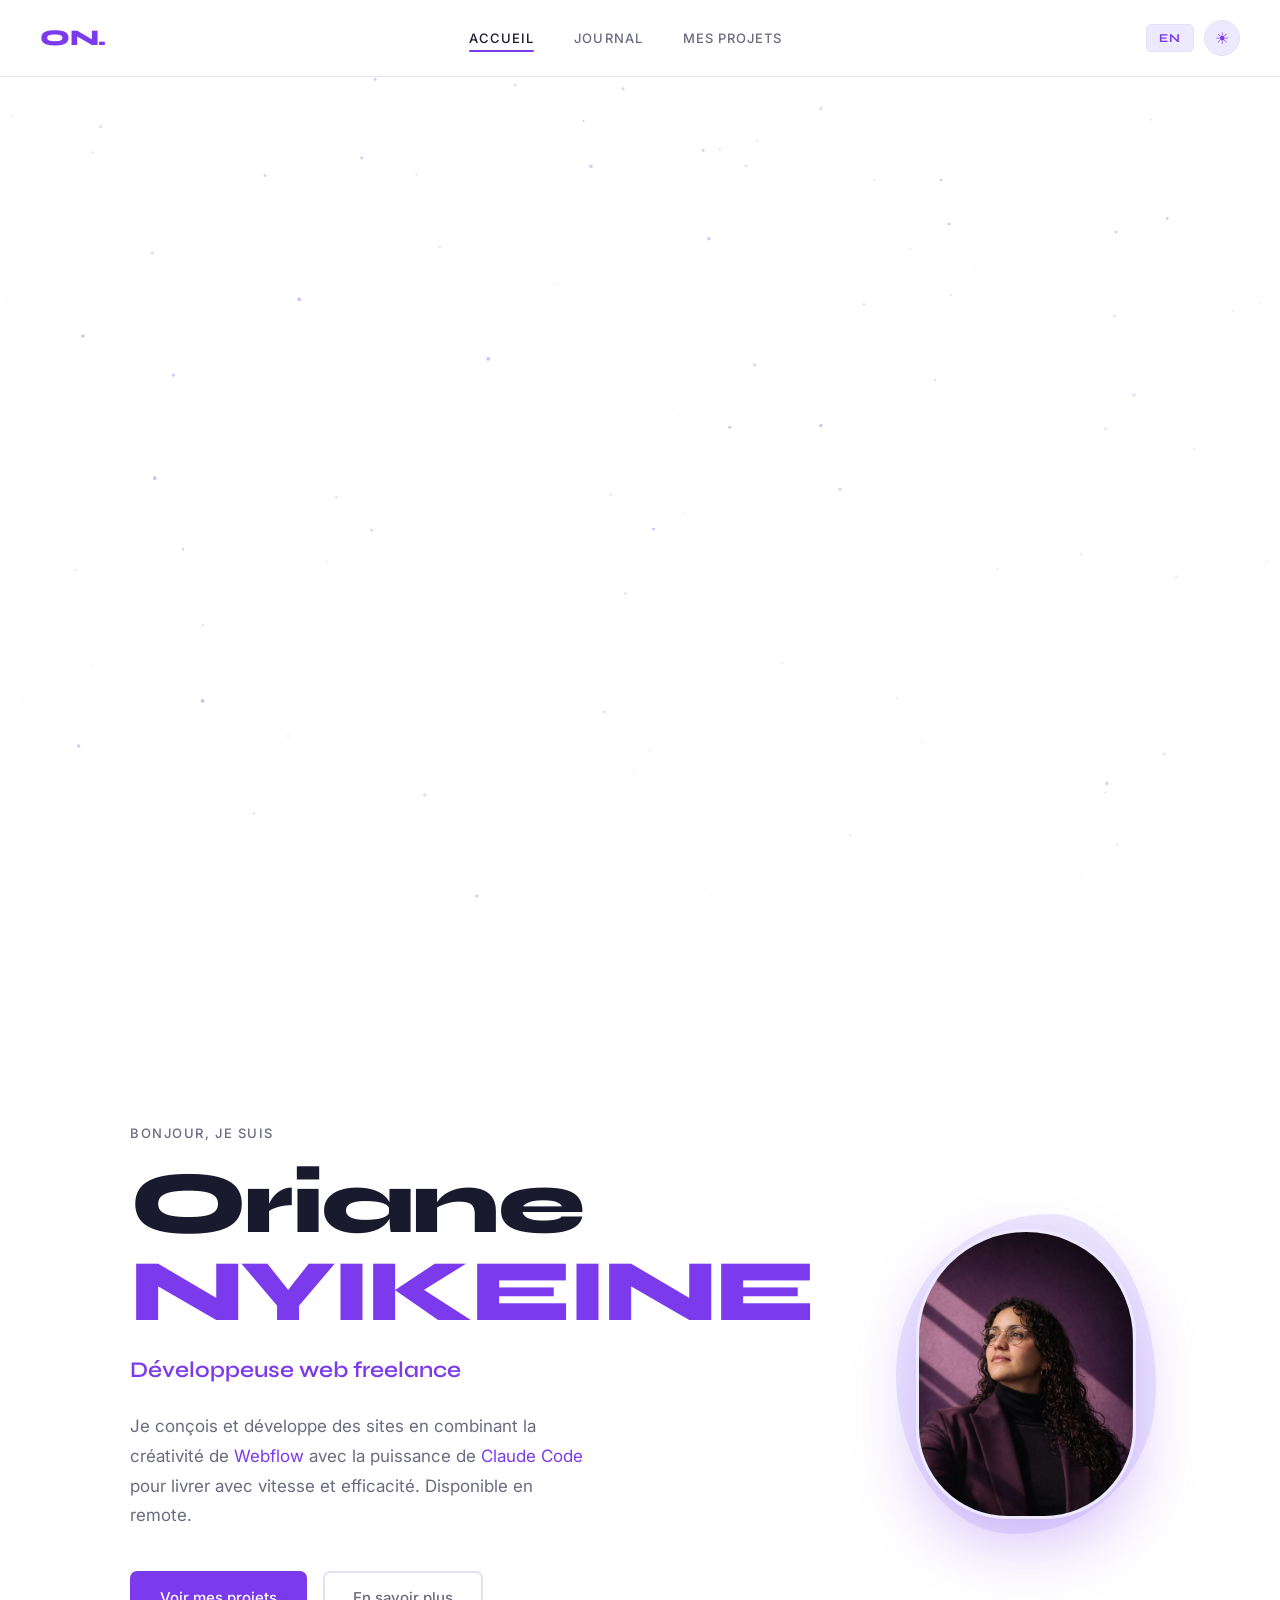
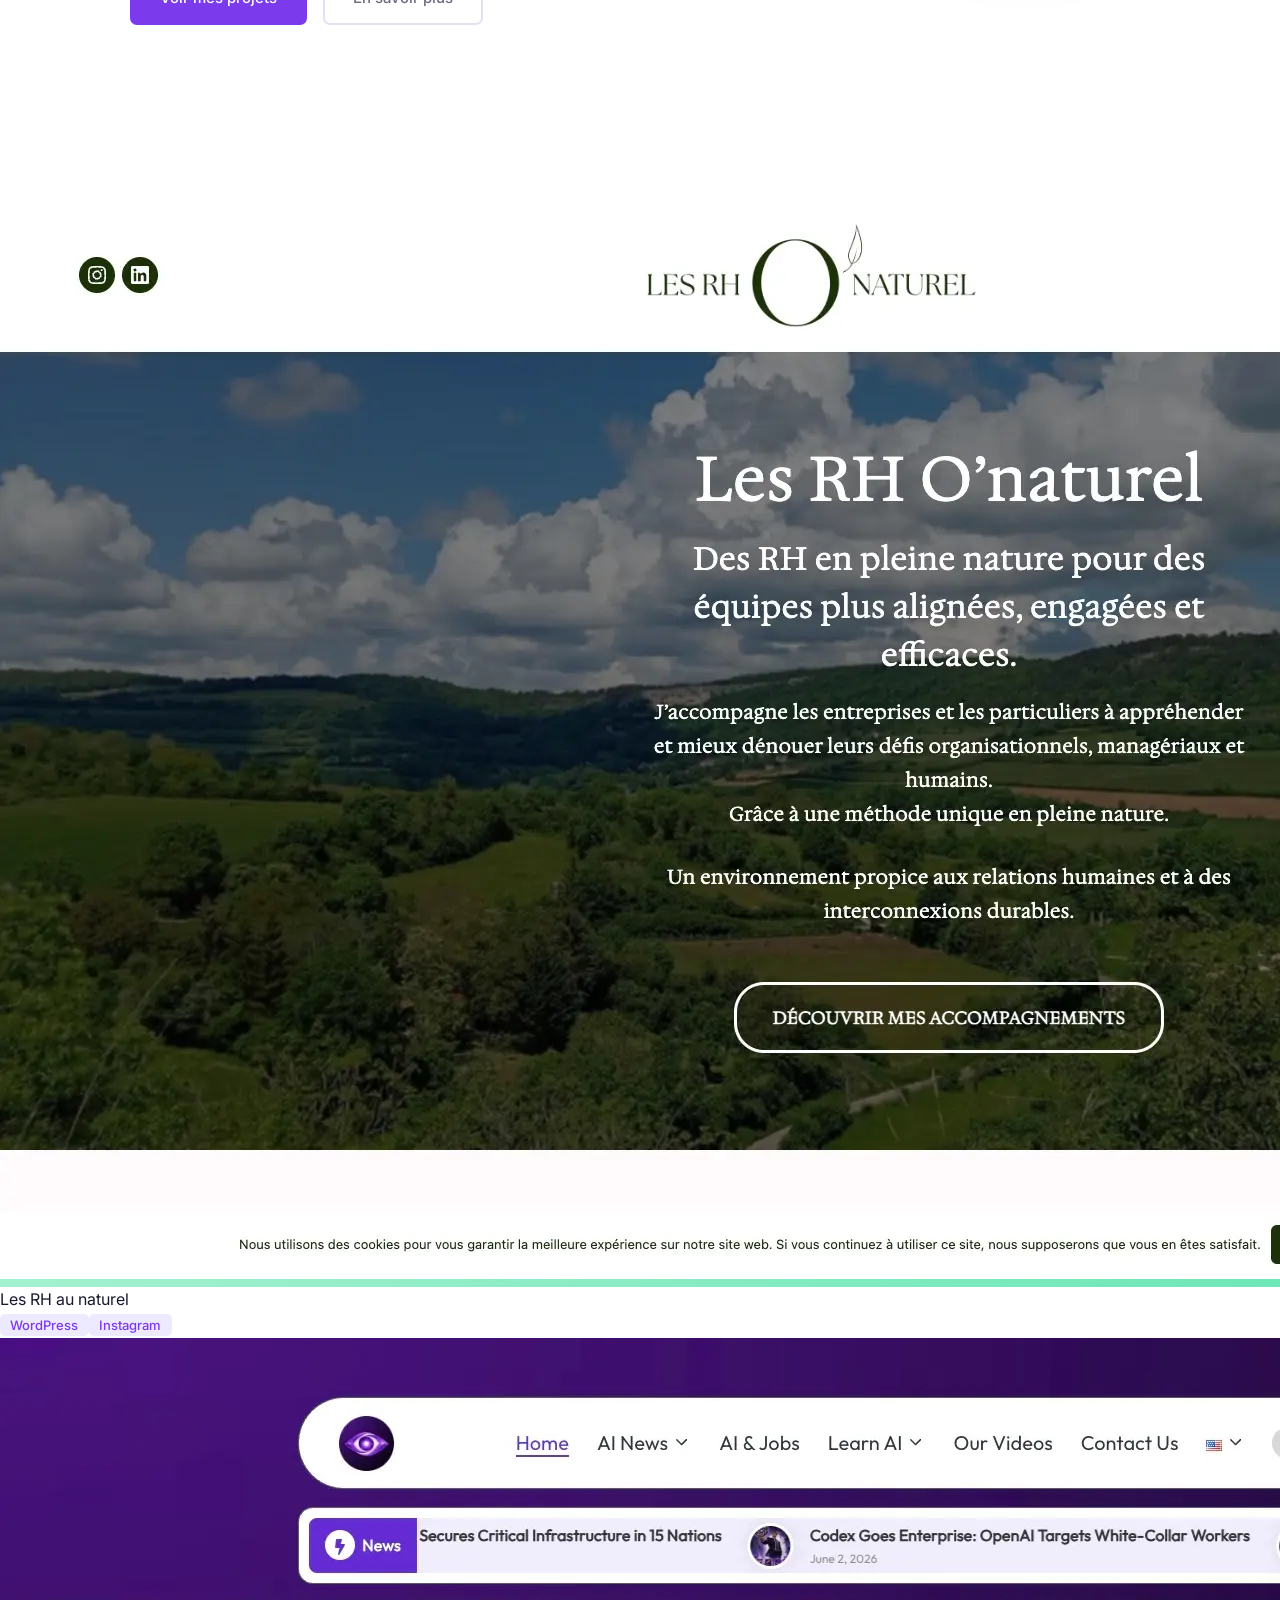
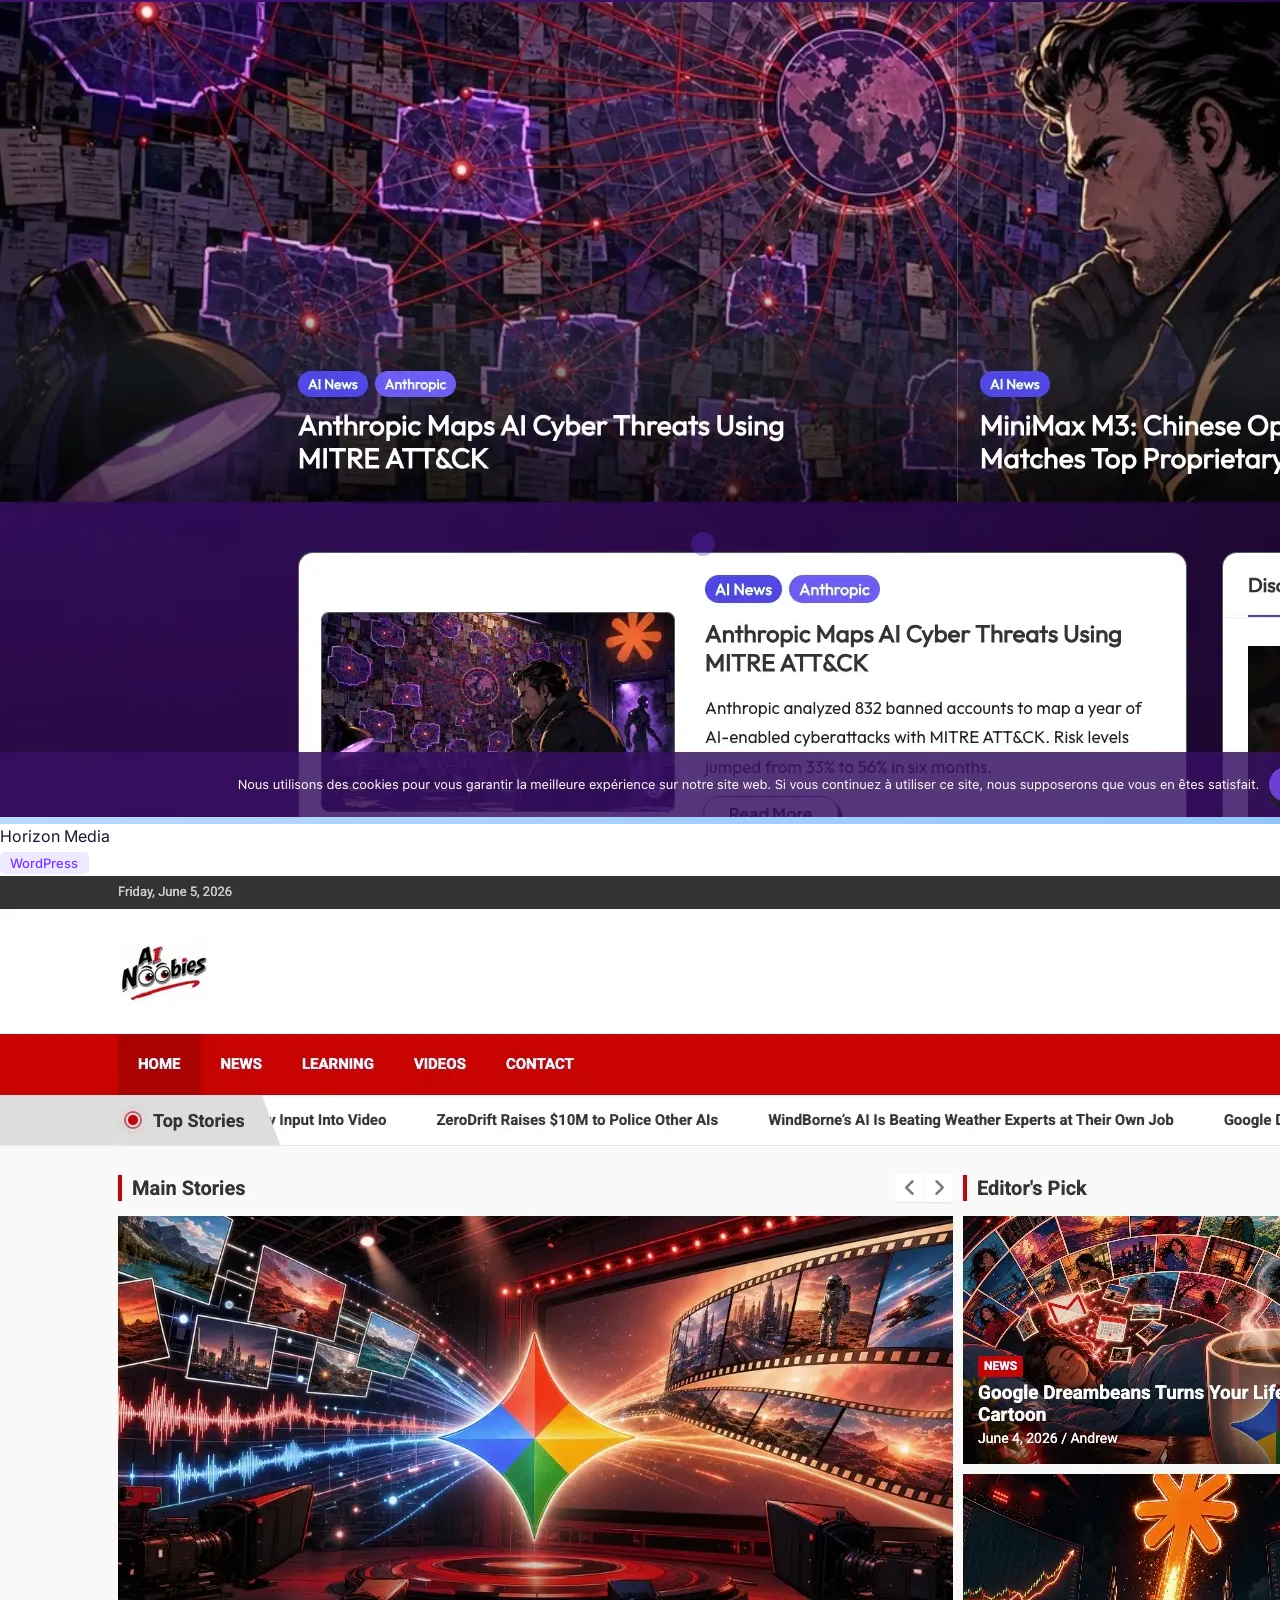
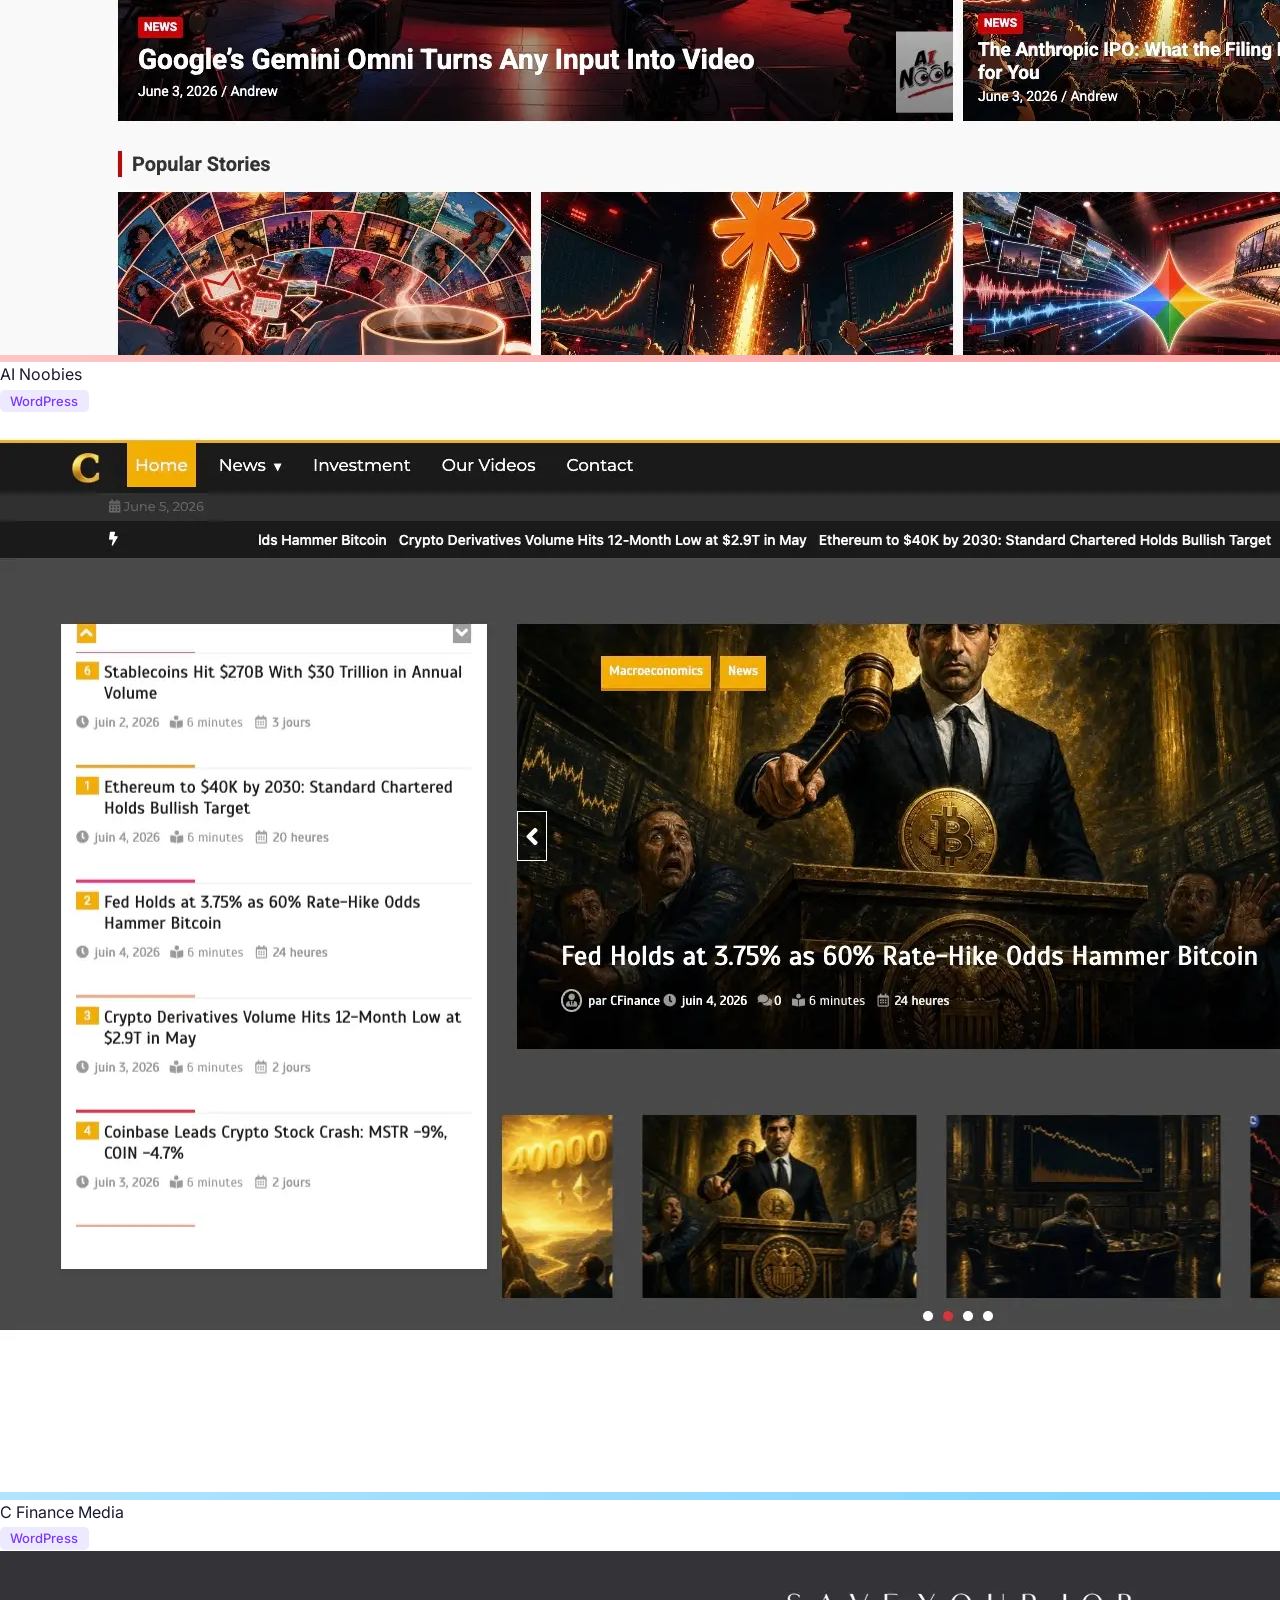
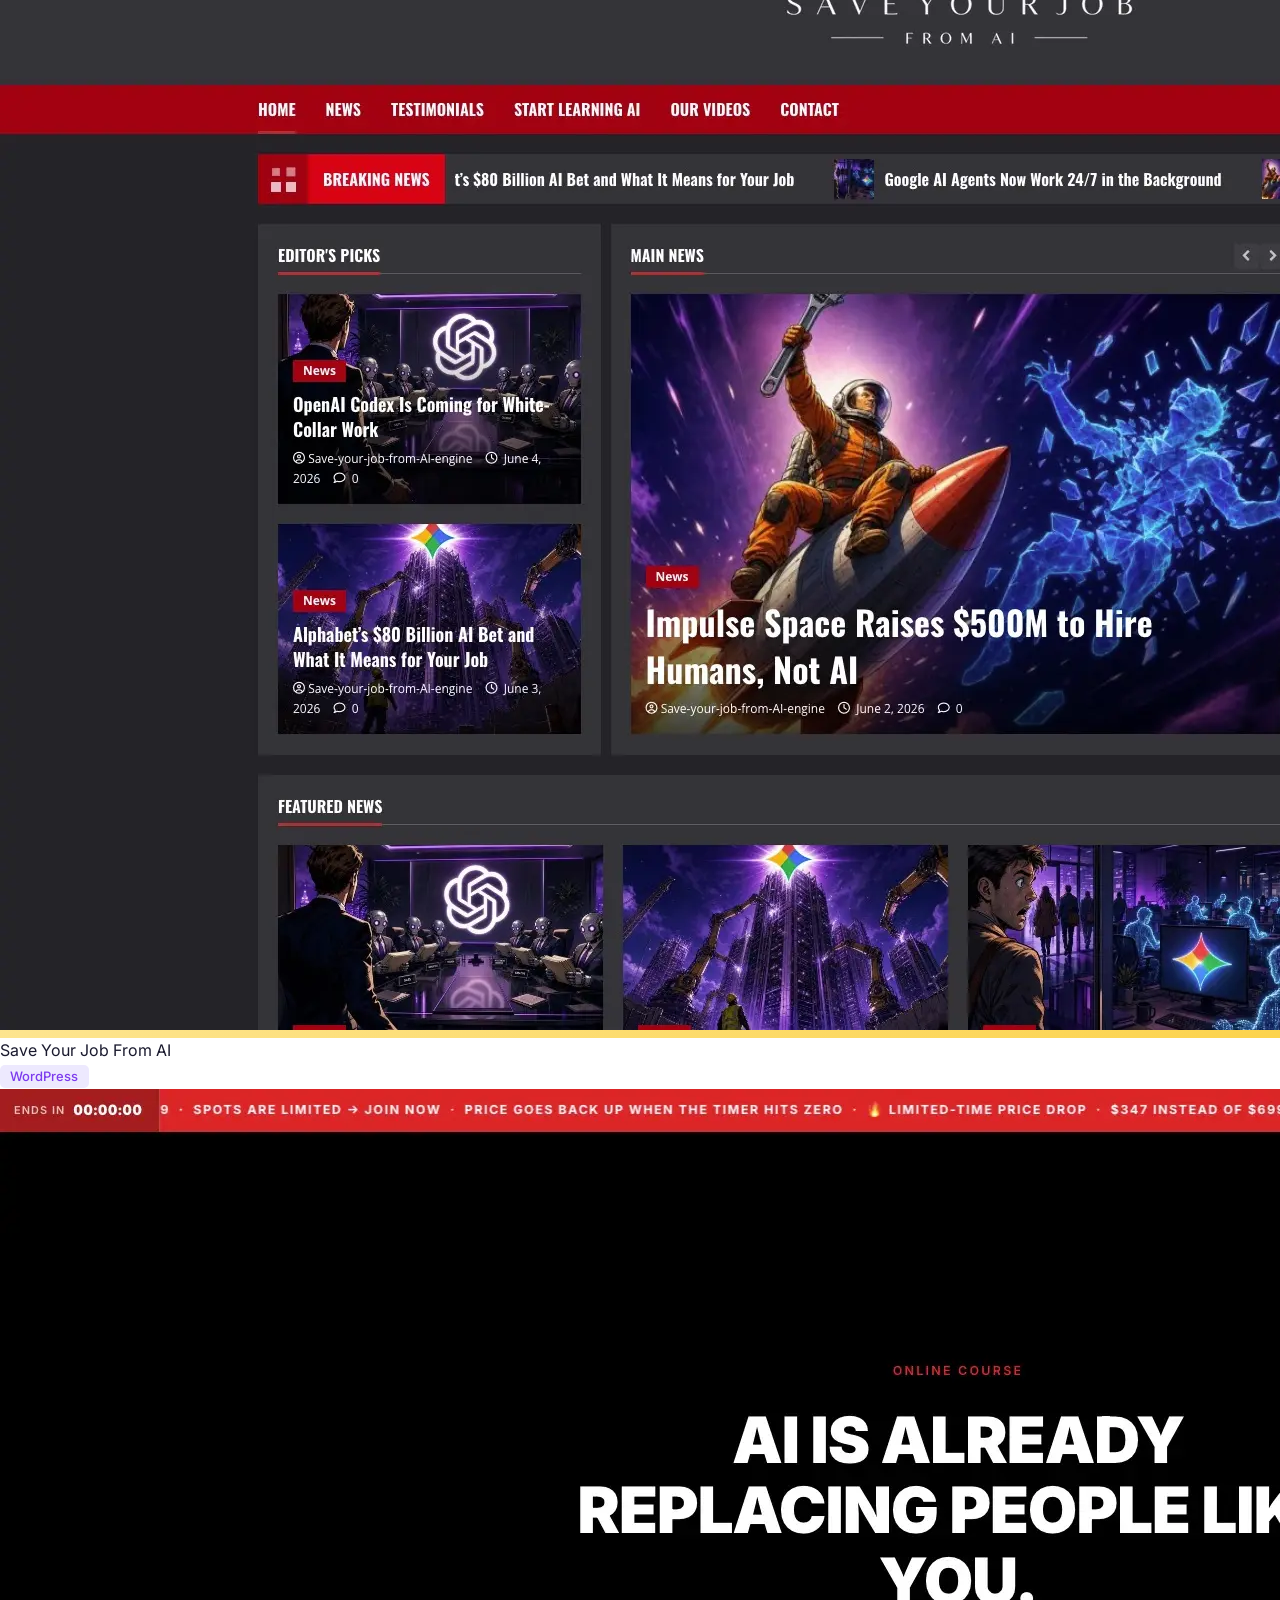
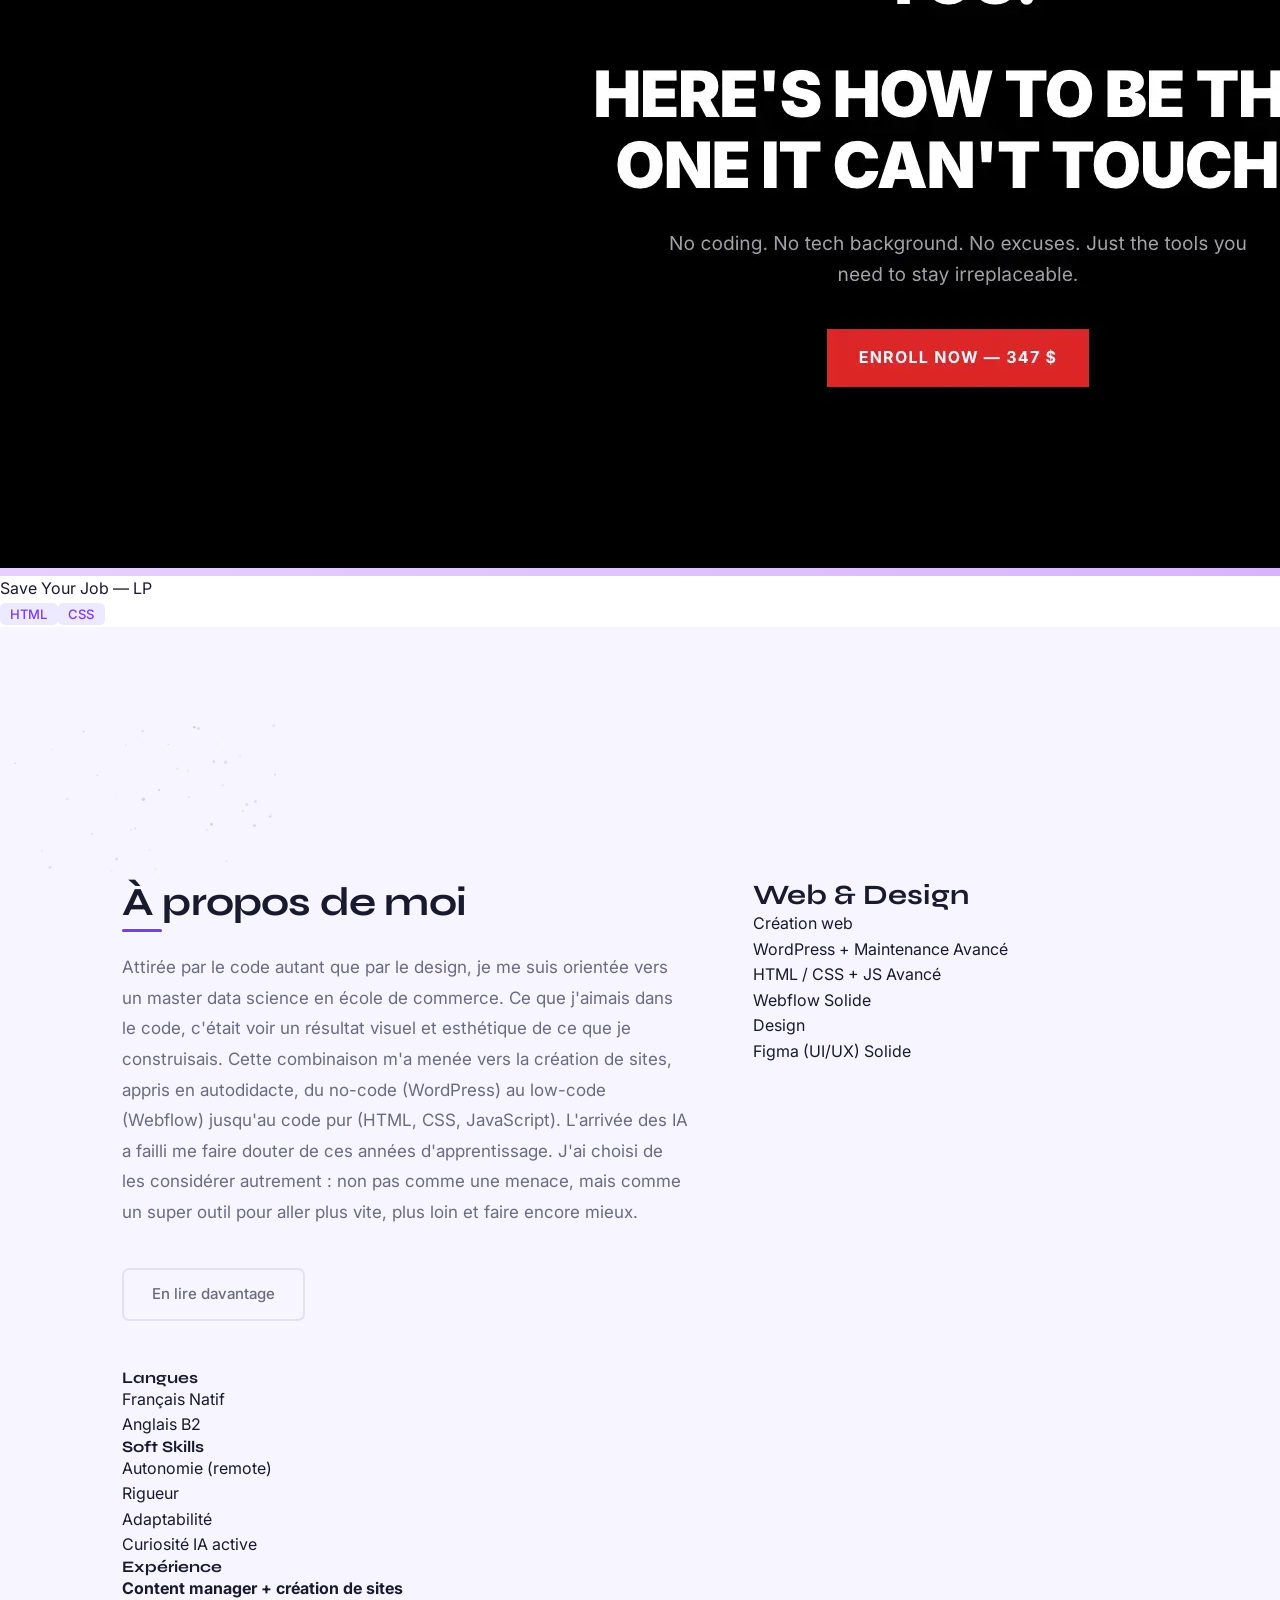
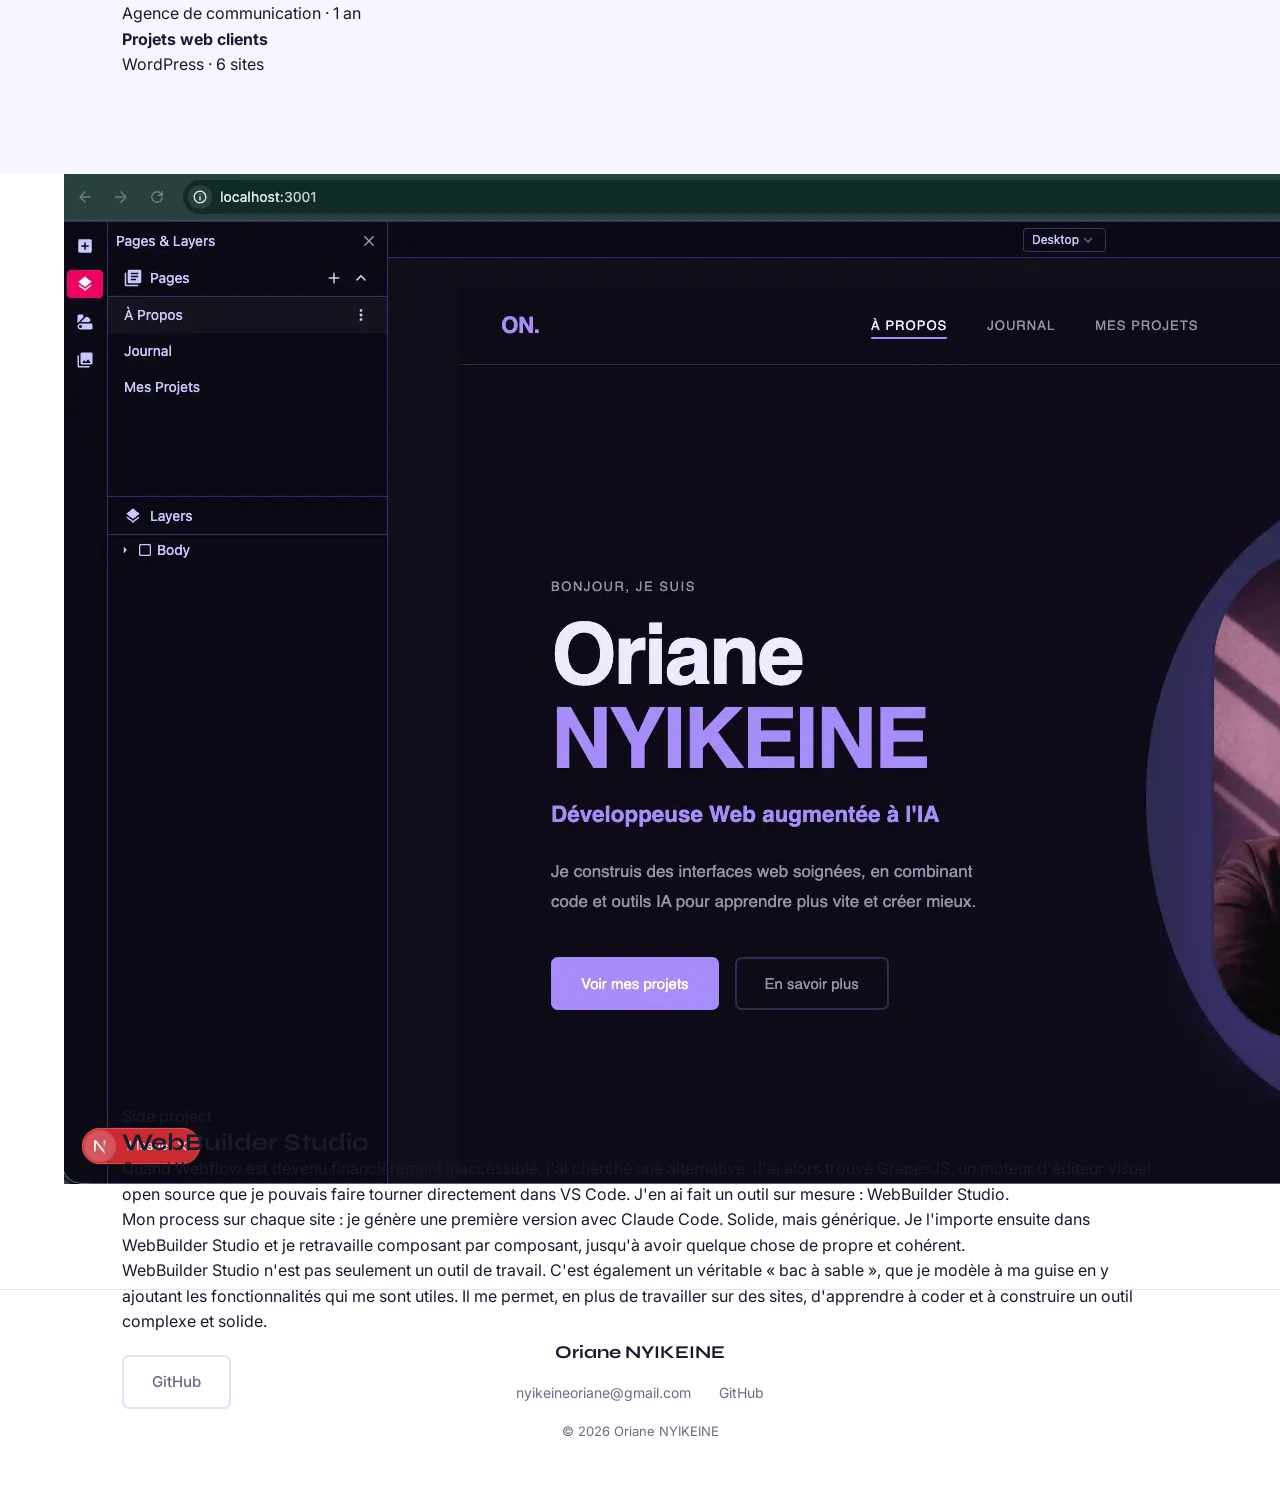
<file: index.html>
<!DOCTYPE html>
<html lang="fr" data-theme="light" data-lang="fr">
<head>
  <meta charset="UTF-8">
  <meta name="viewport" content="width=device-width, initial-scale=1.0">
  <title>Oriane NYIKEINE — Développeuse Web</title>
  <link rel="stylesheet" href="style.css">
</head>
<body>
<canvas id="bg-canvas"></canvas>

  <!-- ===== NAVIGATION ===== -->
  <nav class="nav">
    <a href="index.html" class="nav-logo">ON.</a>

    <ul class="nav-links">
      <li>
        <a href="index.html" class="nav-link active">
          <span class="lang-fr">Accueil</span>
          <span class="lang-en">Home</span>
        </a>
      </li>
      <li>
        <a href="journal.html" class="nav-link">
          <span class="lang-fr">Journal</span>
          <span class="lang-en">Journal</span>
        </a>
      </li>
      <li>
        <a href="work.html" class="nav-link">
          <span class="lang-fr">Mes projets</span>
          <span class="lang-en">My Work</span>
        </a>
      </li>
    </ul>

    <div class="nav-controls">
      <button class="btn-lang" id="langToggle" aria-label="Changer la langue">EN</button>
      <button class="btn-theme" id="themeToggle" aria-label="Changer le thème">
        <span class="icon-sun">☀</span>
        <span class="icon-moon">☽</span>
      </button>
    </div>
  </nav>

  <!-- ===== HERO ===== -->
  <section class="hero">
    <div class="hero-content">
      <p class="hero-eyebrow">
        <span class="lang-fr">Bonjour, je suis</span>
        <span class="lang-en">Hello, I'm</span>
      </p>

      <h1 class="hero-name">Oriane <span class="accent">NYIKEINE</span></h1>

      <p class="hero-title">
        <span class="lang-fr">Développeuse web freelance</span>
        <span class="lang-en">Freelance web developer</span>
      </p>

      <p class="hero-desc">
        <span class="lang-fr">Je conçois et développe des sites en combinant la créativité de <span class="accent">Webflow</span> avec la puissance de <span class="accent">Claude Code</span> pour livrer avec vitesse et efficacité. Disponible en remote.</span>
        <span class="lang-en">I design and build websites by combining the creativity of <span class="accent">Webflow</span> with the power of <span class="accent">Claude Code</span> to deliver with speed and efficiency. Available remote.</span>
      </p>

      <div class="hero-cta">
        <a href="work.html" class="btn btn-primary">
          <span class="lang-fr">Voir mes projets</span>
          <span class="lang-en">See my work</span>
        </a>
        <a href="#about" class="btn btn-ghost">
          <span class="lang-fr">En savoir plus</span>
          <span class="lang-en">Learn more</span>
        </a>
      </div>
    </div>

    <div class="hero-visual">
      <div class="hero-blob"></div>
      <div class="hero-photo-frame">
        <img src="photo.webp" alt="Oriane NYIKEINE" class="hero-photo">
      </div>
    </div>
  </section>

  <!-- ===== SCROLL PROJETS ===== -->
  <section class="hscroll-section">
    <div class="hscroll-track-wrap" id="hscrollWrap">
      <div class="hscroll-track" id="hscrollTrack">

        <a href="work.html#les-rh-au-naturel" class="hscroll-card">
          <div class="hscroll-img" style="background:linear-gradient(135deg,#d1fae5,#6ee7b7)">
            <img src="thumb-rh.webp" alt="Les RH au naturel" onerror="this.style.display='none'">
          </div>
          <div class="hscroll-label">
            <p>Les RH au naturel</p>
            <div class="hscroll-tags"><span class="project-tag">WordPress</span><span class="project-tag">Instagram</span></div>
          </div>
        </a>

        <a href="work.html#horizon-media" class="hscroll-card">
          <div class="hscroll-img" style="background:linear-gradient(135deg,#dbeafe,#93c5fd)">
            <img src="thumb-horizon.webp" alt="Horizon Media" onerror="this.style.display='none'">
          </div>
          <div class="hscroll-label">
            <p>Horizon Media</p>
            <div class="hscroll-tags"><span class="project-tag">WordPress</span></div>
          </div>
        </a>

        <a href="work.html#ai-noobies" class="hscroll-card">
          <div class="hscroll-img" style="background:linear-gradient(135deg,#fee2e2,#fca5a5)">
            <img src="thumb-noobies.webp" alt="AI Noobies" onerror="this.style.display='none'">
          </div>
          <div class="hscroll-label">
            <p>AI Noobies</p>
            <div class="hscroll-tags"><span class="project-tag">WordPress</span></div>
          </div>
        </a>

        <a href="work.html#cfinance" class="hscroll-card">
          <div class="hscroll-img" style="background:linear-gradient(135deg,#e0f2fe,#7dd3fc)">
            <img src="thumb-cfinance.webp" alt="C Finance Media" onerror="this.style.display='none'">
          </div>
          <div class="hscroll-label">
            <p>C Finance Media</p>
            <div class="hscroll-tags"><span class="project-tag">WordPress</span></div>
          </div>
        </a>

        <a href="work.html#save-your-job" class="hscroll-card">
          <div class="hscroll-img" style="background:linear-gradient(135deg,#fef3c7,#fcd34d)">
            <img src="thumb-syjai.webp" alt="Save Your Job From AI" onerror="this.style.display='none'">
          </div>
          <div class="hscroll-label">
            <p>Save Your Job From AI</p>
            <div class="hscroll-tags"><span class="project-tag">WordPress</span></div>
          </div>
        </a>

        <a href="work.html#landing-page" class="hscroll-card">
          <div class="hscroll-img" style="background:linear-gradient(135deg,#f3e8ff,#d8b4fe)">
            <img src="thumb-landing.webp" alt="Save Your Job Landing Page" onerror="this.style.display='none'">
          </div>
          <div class="hscroll-label">
            <p>Save Your Job — LP</p>
            <div class="hscroll-tags"><span class="project-tag">HTML</span><span class="project-tag">CSS</span></div>
          </div>
        </a>

      </div>
    </div>
  </section>

  <!-- ===== SECTION À PROPOS ===== -->
  <section class="about" id="about">
    <canvas class="about-canvas" id="aboutCanvas"></canvas>
    <div class="container">

      <!-- Ligne 1 : Texte gauche | Skills droite -->
      <div class="about-grid">

        <!-- ── Texte gauche ── -->
        <div class="about-text">
          <h2 class="section-title" style="margin-bottom:1.75rem">
            <span class="lang-fr">À propos de moi</span>
            <span class="lang-en">About Me</span>
          </h2>
          <p>
            <span class="lang-fr">Attirée par le code autant que par le design, je me suis orientée vers un master data science en école de commerce. Ce que j'aimais dans le code, c'était voir un résultat visuel et esthétique de ce que je construisais. Cette combinaison m'a menée vers la création de sites, appris en autodidacte, du no-code (WordPress) au low-code (Webflow) jusqu'au code pur (HTML, CSS, JavaScript). L'arrivée des IA a failli me faire douter de ces années d'apprentissage. J'ai choisi de les considérer autrement : non pas comme une menace, mais comme un super outil pour aller plus vite, plus loin et faire encore mieux.</span>
            <span class="lang-en">Drawn to both code and design, I chose a data science master's at business school. What I loved about coding was seeing the visual and aesthetic result of what I was building. That combination led me to web creation, self-taught, from no-code (WordPress) to low-code (Webflow) through to pure code (HTML, CSS, JavaScript). The arrival of AI nearly made me question those years of learning. I chose to see it differently: not as a threat, but as a powerful tool to go faster, further and do even better.</span>
          </p>
          <a href="journal.html" class="btn btn-ghost" style="margin-top:1.5rem;display:inline-flex">
            <span class="lang-fr">En lire davantage</span>
            <span class="lang-en">Read more</span>
          </a>
        </div>

        <!-- ── Skills droite ── -->
        <div class="about-skills-viz">
          <div class="skills-piste-header">
            <h3 class="skills-piste-title" style="font-size:1.75rem">Web &amp; Design</h3>
          </div>

          <div class="skills-group-label">
            <span class="lang-fr">Création web</span>
            <span class="lang-en">Web creation</span>
          </div>

          <div class="skill-viz-item">
            <div class="skill-viz-meta">
              <span class="skill-viz-name">WordPress + Maintenance</span>
              <span class="skill-viz-level"><span class="lang-fr">Avancé</span><span class="lang-en">Advanced</span></span>
            </div>
            <div class="skill-viz-track"><div class="skill-viz-fill" data-width="88"></div></div>
          </div>

          <div class="skill-viz-item">
            <div class="skill-viz-meta">
              <span class="skill-viz-name">HTML / CSS + JS</span>
              <span class="skill-viz-level"><span class="lang-fr">Avancé</span><span class="lang-en">Advanced</span></span>
            </div>
            <div class="skill-viz-track"><div class="skill-viz-fill" data-width="84"></div></div>
          </div>

          <div class="skill-viz-item">
            <div class="skill-viz-meta">
              <span class="skill-viz-name">Webflow</span>
              <span class="skill-viz-level"><span class="lang-fr">Solide</span><span class="lang-en">Solid</span></span>
            </div>
            <div class="skill-viz-track"><div class="skill-viz-fill" data-width="72"></div></div>
          </div>

          <div class="skills-group-label">Design</div>

          <div class="skill-viz-item">
            <div class="skill-viz-meta">
              <span class="skill-viz-name">Figma (UI/UX)</span>
              <span class="skill-viz-level"><span class="lang-fr">Solide</span><span class="lang-en">Solid</span></span>
            </div>
            <div class="skill-viz-track"><div class="skill-viz-fill" data-width="75"></div></div>
          </div>
        </div>

      </div>

      <!-- Ligne 2 : 3 cartes pleine largeur -->
      <div class="skills-bottom-strip" style="margin-top:3rem">
        <div class="skills-strip-card">
          <h4><span class="lang-fr">Langues</span><span class="lang-en">Languages</span></h4>
          <div class="strip-lang-item">
            <span><span class="lang-fr">Français</span><span class="lang-en">French</span></span>
            <span class="strip-lang-badge"><span class="lang-fr">Natif</span><span class="lang-en">Native</span></span>
          </div>
          <div class="strip-lang-item">
            <span><span class="lang-fr">Anglais</span><span class="lang-en">English</span></span>
            <span class="strip-lang-badge">B2</span>
          </div>
        </div>

        <div class="skills-strip-card">
          <h4>Soft Skills</h4>
          <div class="strip-soft-item"><span class="lang-fr">Autonomie (remote)</span><span class="lang-en">Self-driven (remote)</span></div>
          <div class="strip-soft-item"><span class="lang-fr">Rigueur</span><span class="lang-en">Attention to detail</span></div>
          <div class="strip-soft-item"><span class="lang-fr">Adaptabilité</span><span class="lang-en">Adaptability</span></div>
          <div class="strip-soft-item"><span class="lang-fr">Curiosité IA active</span><span class="lang-en">Active AI curiosity</span></div>
        </div>

        <div class="skills-strip-card">
          <h4><span class="lang-fr">Expérience</span><span class="lang-en">Experience</span></h4>
          <div class="strip-xp-item">
            <strong><span class="lang-fr">Content manager + création de sites</span><span class="lang-en">Content manager + web creation</span></strong>
            <div class="strip-xp-sub"><span class="lang-fr">Agence de communication · 1 an</span><span class="lang-en">Communication agency · 1 year</span></div>
          </div>
          <div class="strip-xp-item">
            <strong><span class="lang-fr">Projets web clients</span><span class="lang-en">Client web projects</span></strong>
            <div class="strip-xp-sub">WordPress · 6 sites</div>
          </div>
        </div>
      </div>


    </div>
  </section>


  <!-- ===== WEBBUILDER STUDIO ===== -->
  <section class="wbs-section" id="wbsSection">
    <div class="wbs-pin">
      <div class="container" style="width:100%;max-width:none;padding:0">

        <div class="wbs-visual" id="wbsVisual">
          <img src="webbuilder-screenshot.webp" alt="WebBuilder Studio" class="wbs-screenshot" id="wbsImg">
        </div>

        <div class="wbs-text" id="wbsText">
          <div class="container">
            <span class="wbs-label">Side project</span>
            <h2 class="wbs-title">WebBuilder Studio</h2>
            <p>
              <span class="lang-fr">Quand Webflow est devenu financièrement inaccessible, j'ai cherché une alternative. J'ai alors trouvé GrapesJS, un moteur d'éditeur visuel open source que je pouvais faire tourner directement dans VS Code. J'en ai fait un outil sur mesure : WebBuilder Studio.</span>
              <span class="lang-en">When Webflow became financially out of reach, I looked for an alternative. I found GrapesJS, an open source visual editor engine I could run directly in VS Code. I turned it into a bespoke tool: WebBuilder Studio.</span>
            </p>
            <p>
              <span class="lang-fr">Mon process sur chaque site : je génère une première version avec Claude Code. Solide, mais générique. Je l'importe ensuite dans WebBuilder Studio et je retravaille composant par composant, jusqu'à avoir quelque chose de propre et cohérent.</span>
              <span class="lang-en">My process on every site: I generate a first version with Claude Code. Solid, but generic. I then import it into WebBuilder Studio and rework it component by component, until I have something clean and coherent.</span>
            </p>
            <p>
              <span class="lang-fr">WebBuilder Studio n'est pas seulement un outil de travail. C'est également un véritable « bac à sable », que je modèle à ma guise en y ajoutant les fonctionnalités qui me sont utiles. Il me permet, en plus de travailler sur des sites, d'apprendre à coder et à construire un outil complexe et solide.</span>
              <span class="lang-en">WebBuilder Studio is not only a work tool. It is also a genuine sandbox, which I shape as I please by adding features that are useful to me. Beyond building sites, it allows me to learn to code and to build something complex and solid.</span>
            </p>
            <a href="https://github.com/oriane-nyikeine/webbuilder-studio" target="_blank" rel="noopener" class="btn btn-ghost" style="margin-top:1.25rem;display:inline-flex">GitHub</a>
          </div>
        </div>

      </div>
    </div>
  </section>

  <!-- ===== FOOTER ===== -->
  <footer class="footer">
    <div class="container">
      <p class="footer-name">Oriane NYIKEINE</p>
      <div class="footer-links">
        <a href="mailto:nyikeineoriane@gmail.com" class="footer-link">nyikeineoriane@gmail.com</a>
        <a href="https://github.com/oriane-nyikeine" target="_blank" rel="noopener" class="footer-link">GitHub</a>
      </div>
      <p class="footer-copy">© 2026 Oriane NYIKEINE</p>
    </div>
  </footer>

  <script src="script.js"></script>
</body>
</html>
</file>
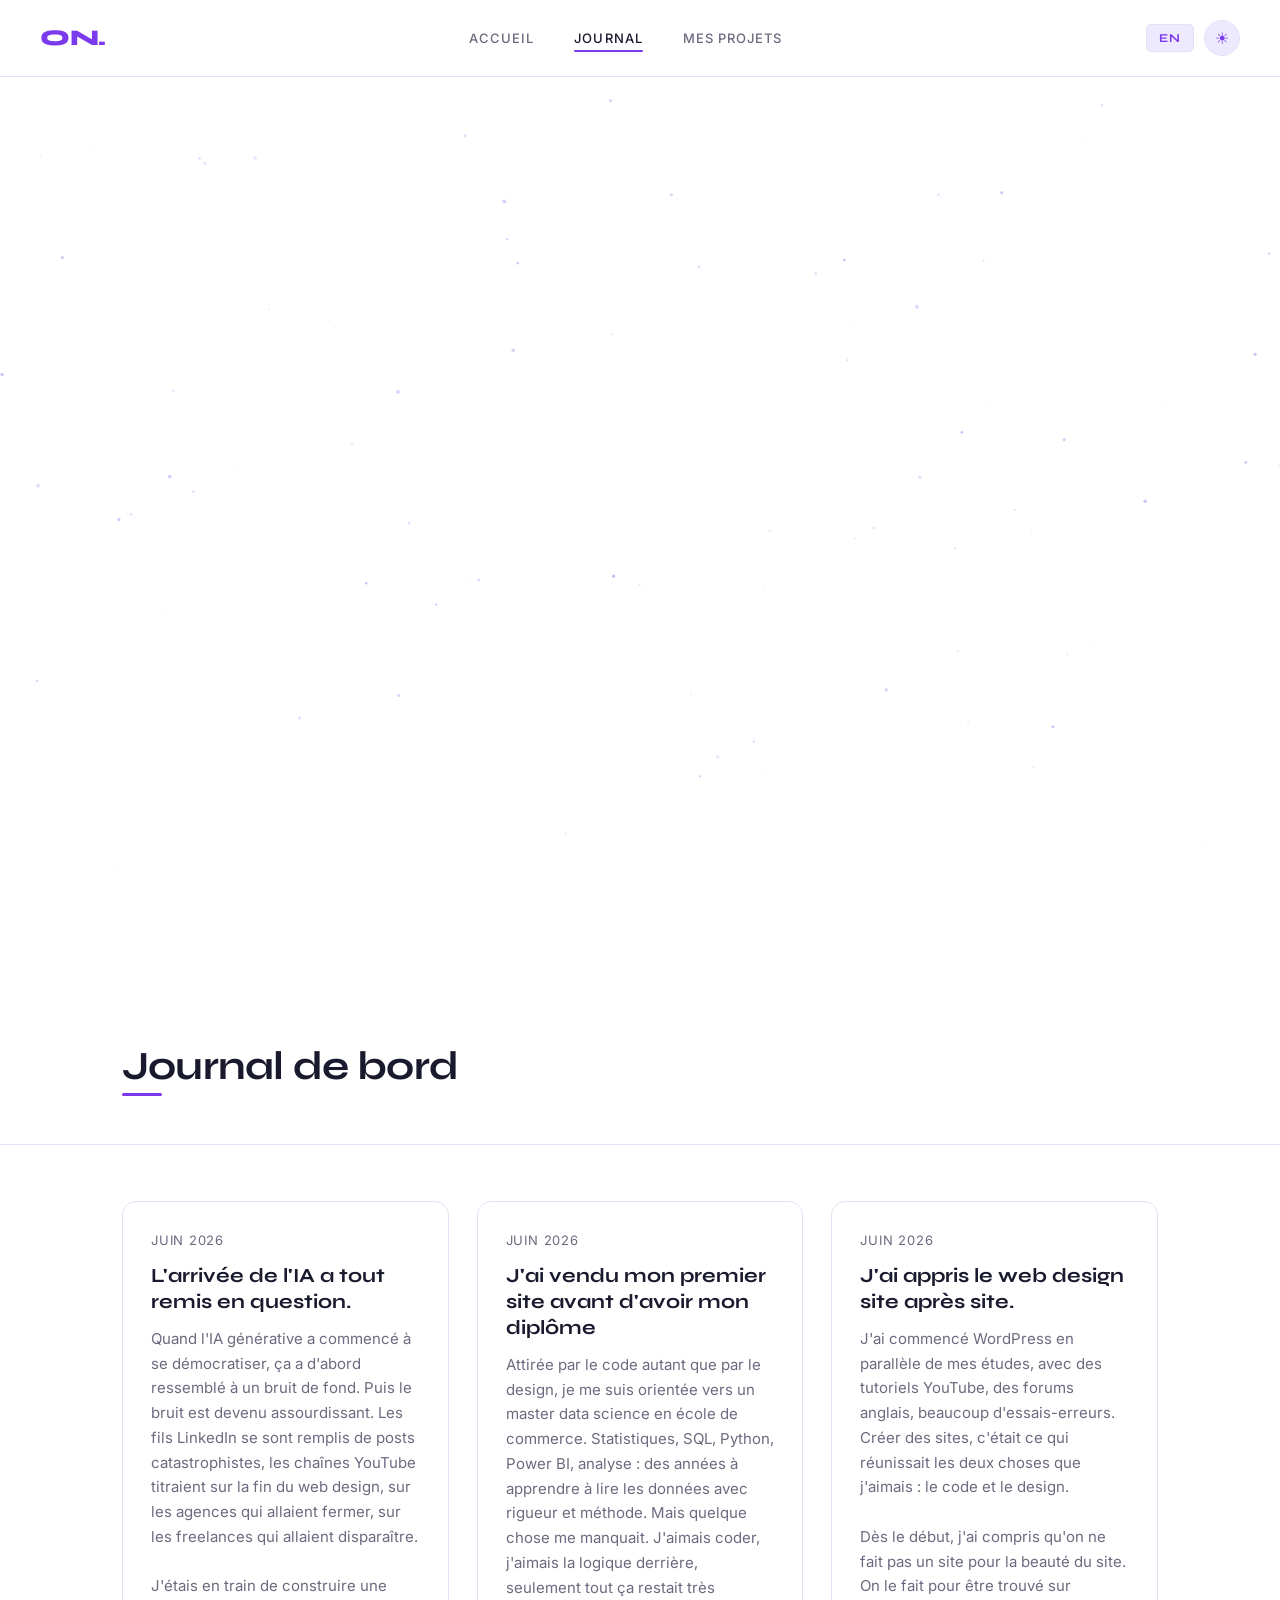
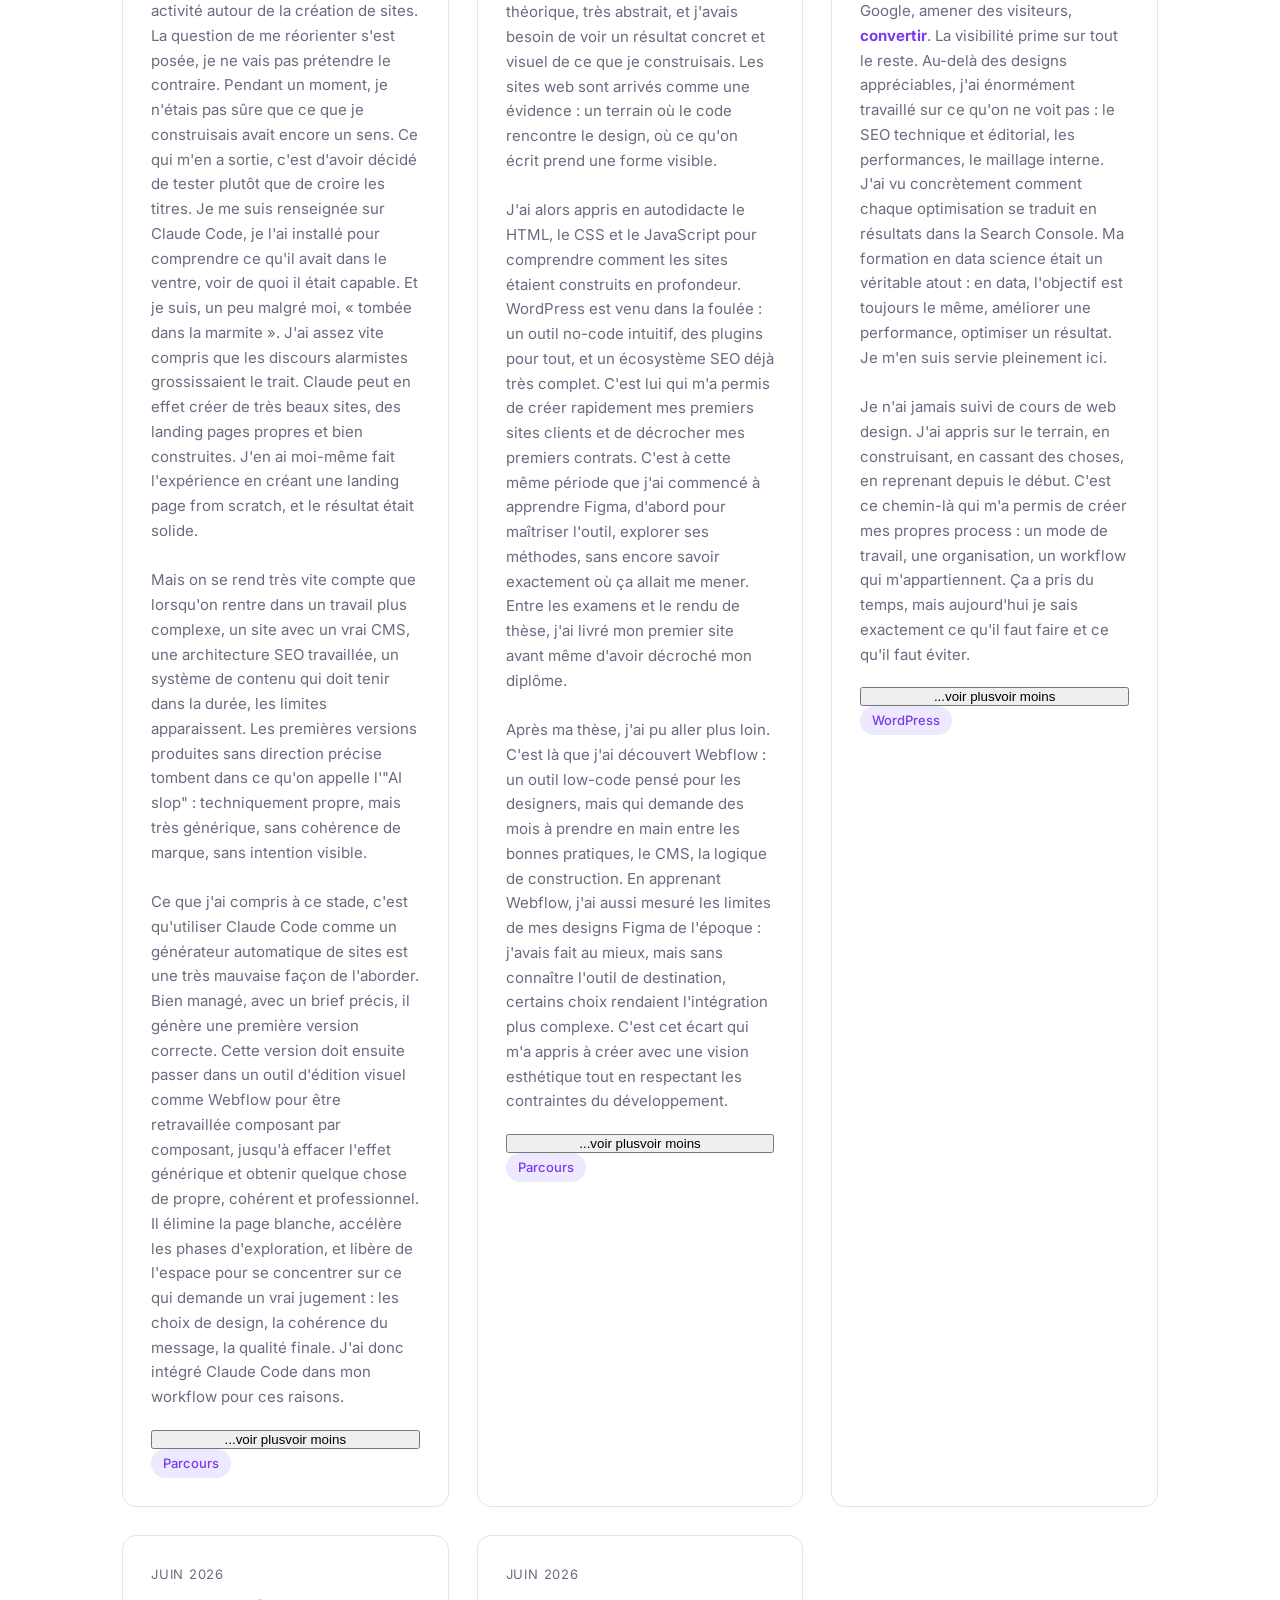
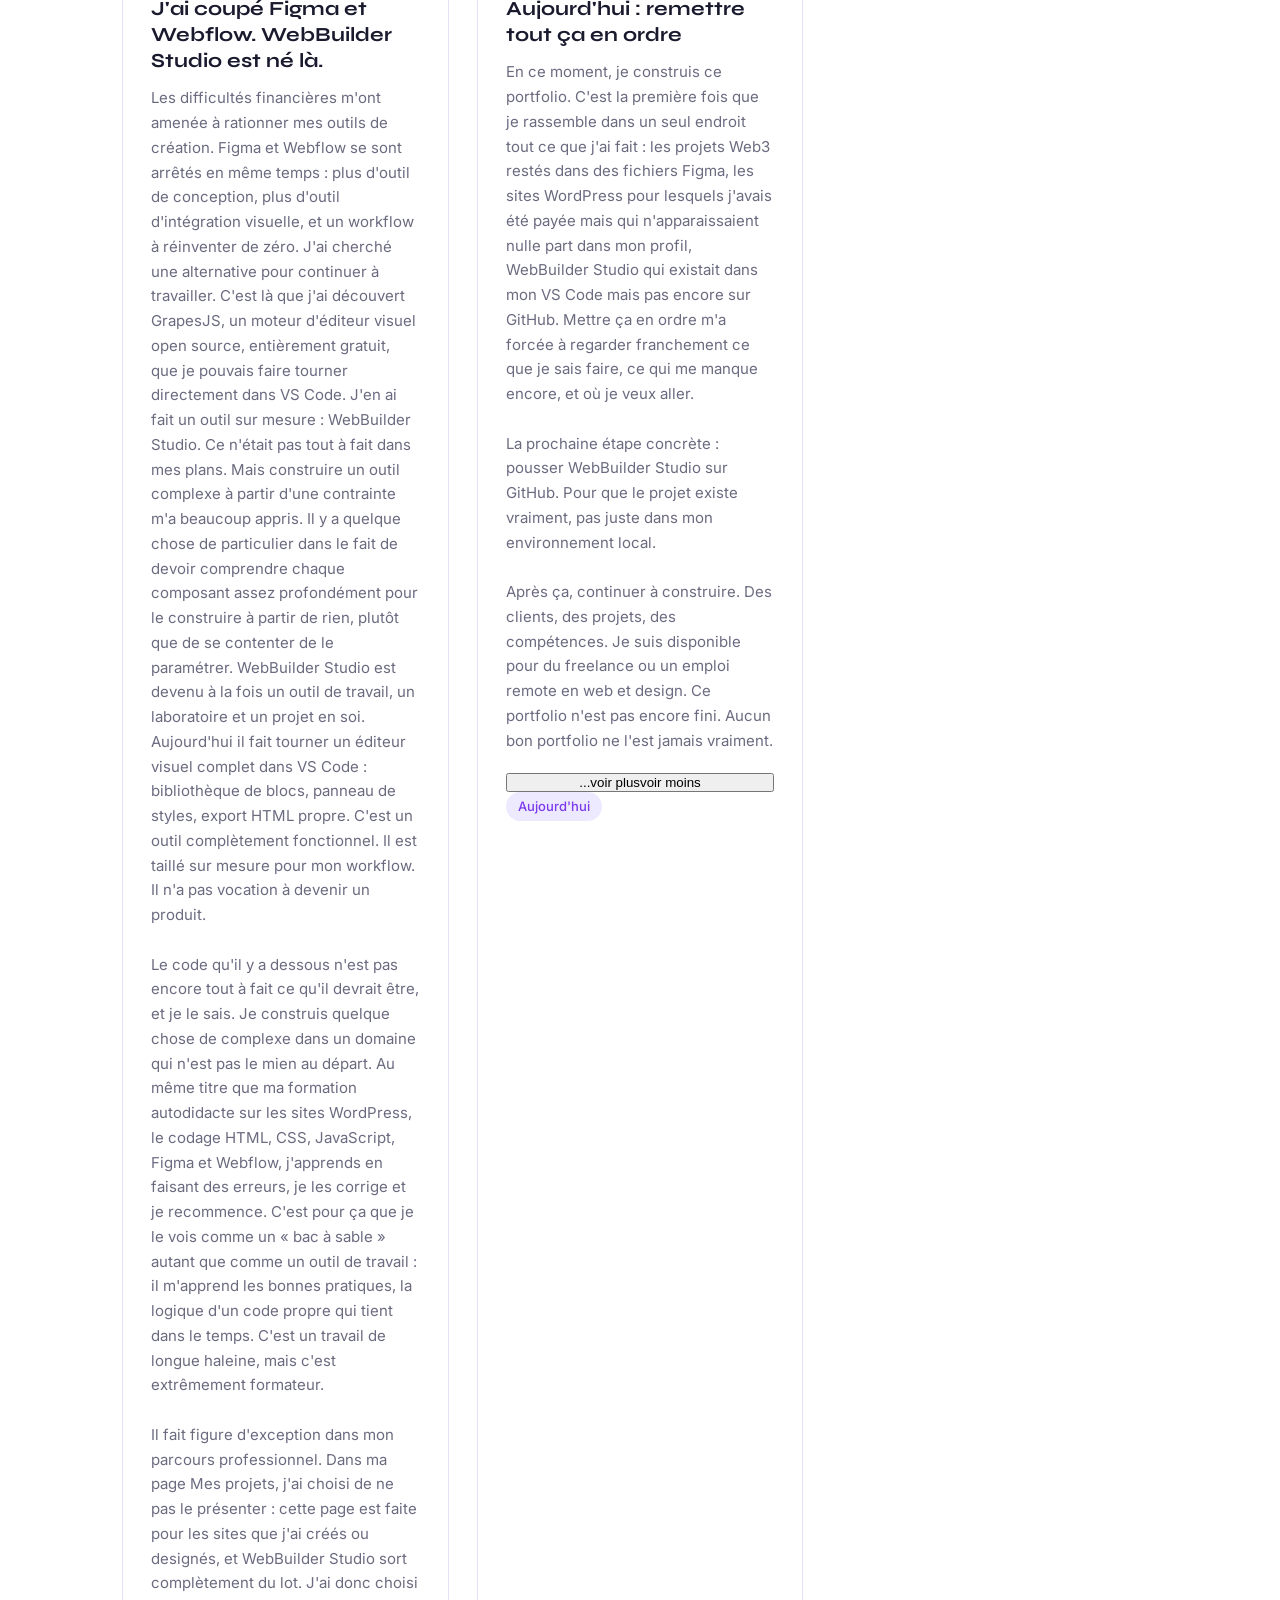
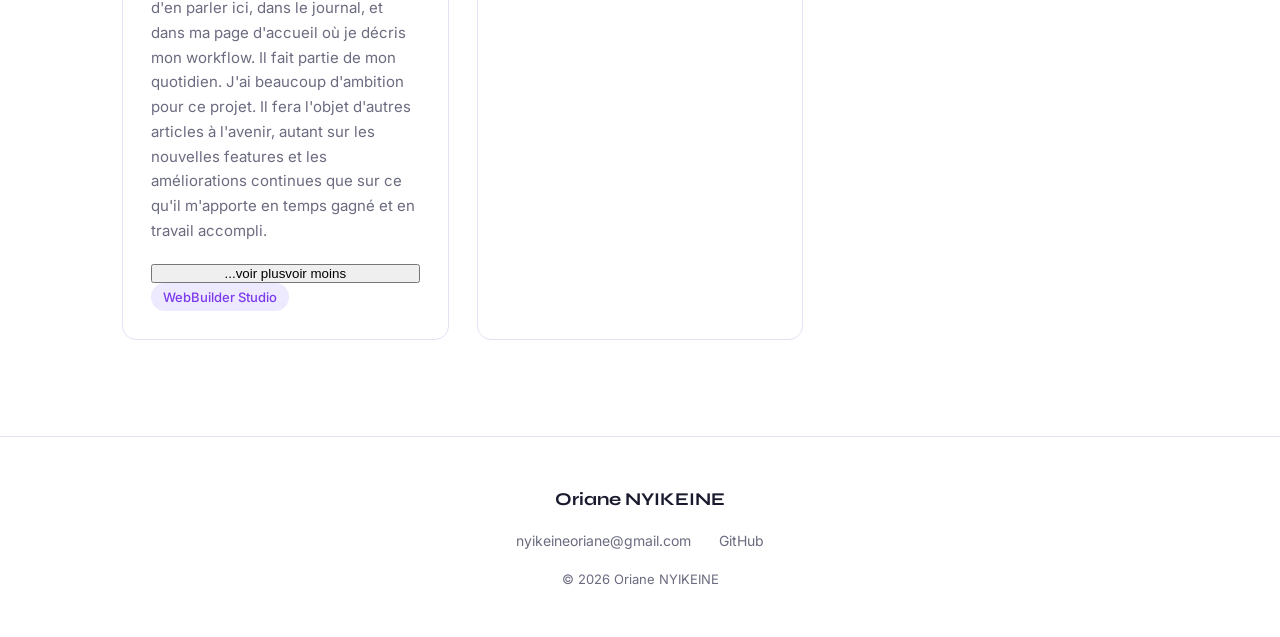
<file: journal.html>
<!DOCTYPE html>
<html lang="fr" data-theme="light" data-lang="fr">
<head>
  <meta charset="UTF-8">
  <meta name="viewport" content="width=device-width, initial-scale=1.0">
  <title>Journal — Oriane NYIKEINE</title>
  <link rel="stylesheet" href="style.css">
</head>
<body>
<canvas id="bg-canvas"></canvas>

  <!-- ===== NAVIGATION ===== -->
  <nav class="nav">
    <a href="index.html" class="nav-logo">ON.</a>

    <ul class="nav-links">
      <li>
        <a href="index.html" class="nav-link">
          <span class="lang-fr">Accueil</span>
          <span class="lang-en">Home</span>
        </a>
      </li>
      <li>
        <a href="journal.html" class="nav-link active">
          <span class="lang-fr">Journal</span>
          <span class="lang-en">Journal</span>
        </a>
      </li>
      <li>
        <a href="work.html" class="nav-link">
          <span class="lang-fr">Mes projets</span>
          <span class="lang-en">My Work</span>
        </a>
      </li>
    </ul>

    <div class="nav-controls">
      <button class="btn-lang" id="langToggle" aria-label="Changer la langue">EN</button>
      <button class="btn-theme" id="themeToggle" aria-label="Changer le thème">
        <span class="icon-sun">☀</span>
        <span class="icon-moon">☽</span>
      </button>
    </div>
  </nav>

  <!-- ===== EN-TÊTE ===== -->
  <header class="page-header">
    <div class="container">
      <h1 class="section-title">
        <span class="lang-fr">Journal de bord</span>
        <span class="lang-en">Journal</span>
      </h1>
    </div>
  </header>

  <!-- ===== ARTICLES ===== -->
  <main class="journal-main">
    <div class="container">
      <div class="journal-grid">

        <!-- Article 1 — L'IA -->
        <article class="article-card">
          <p class="article-date"><span class="lang-fr">Juin 2026</span><span class="lang-en">June 2026</span></p>
          <h2 class="article-title">
            <span class="lang-fr">L'arrivée de l'IA a tout remis en question.</span>
            <span class="lang-en">The arrival of AI put everything in question.</span>
          </h2>
          <div class="article-body">
            <p class="article-excerpt">
              <span class="lang-fr">Quand l'IA générative a commencé à se démocratiser, ça a d'abord ressemblé à un bruit de fond. Puis le bruit est devenu assourdissant. Les fils LinkedIn se sont remplis de posts catastrophistes, les chaînes YouTube titraient sur la fin du web design, sur les agences qui allaient fermer, sur les freelances qui allaient disparaître.<br><br>J'étais en train de construire une activité autour de la création de sites. La question de me réorienter s'est posée, je ne vais pas prétendre le contraire. Pendant un moment, je n'étais pas sûre que ce que je construisais avait encore un sens. Ce qui m'en a sortie, c'est d'avoir décidé de tester plutôt que de croire les titres. Je me suis renseignée sur Claude Code, je l'ai installé pour comprendre ce qu'il avait dans le ventre, voir de quoi il était capable. Et je suis, un peu malgré moi, « tombée dans la marmite ». J'ai assez vite compris que les discours alarmistes grossissaient le trait. Claude peut en effet créer de très beaux sites, des landing pages propres et bien construites. J'en ai moi-même fait l'expérience en créant <a href="work.html" class="article-link">une landing page from scratch</a>, et le résultat était solide.<br><br>Mais on se rend très vite compte que lorsqu'on rentre dans un travail plus complexe, un site avec un vrai CMS, une architecture SEO travaillée, un système de contenu qui doit tenir dans la durée, les limites apparaissent. Les premières versions produites sans direction précise tombent dans ce qu'on appelle l'"AI slop" : techniquement propre, mais très générique, sans cohérence de marque, sans intention visible.<br><br>Ce que j'ai compris à ce stade, c'est qu'utiliser Claude Code comme un générateur automatique de sites est une très mauvaise façon de l'aborder. Bien managé, avec un brief précis, il génère une première version correcte. Cette version doit ensuite passer dans un outil d'édition visuel comme Webflow pour être retravaillée composant par composant, jusqu'à effacer l'effet générique et obtenir quelque chose de propre, cohérent et professionnel. Il élimine la page blanche, accélère les phases d'exploration, et libère de l'espace pour se concentrer sur ce qui demande un vrai jugement : les choix de design, la cohérence du message, la qualité finale. J'ai donc intégré Claude Code dans mon workflow pour ces raisons.</span>
              <span class="lang-en">When generative AI started going mainstream, it first felt like background noise. Then the noise became overwhelming. LinkedIn feeds filled with catastrophist posts, YouTube channels ran headlines about the end of web design, agencies closing, freelancers disappearing.<br><br>I was in the middle of building an activity around website creation. The question of changing direction came up, and I'm not going to pretend it didn't. For a while, I wasn't sure what I was building still made sense. What pulled me out of that was deciding to test things rather than believe the headlines. I looked into Claude Code, installed it to understand what it had under the hood, see what it was capable of. And I fell in, almost despite myself. I fairly quickly understood that the alarmist narratives were exaggerating. Claude can in fact create genuinely beautiful sites, clean and well-structured landing pages. I experienced it myself by building <a href="work.html" class="article-link">one from scratch</a>, and the result was solid.<br><br>But you realise very quickly that when you get into something more complex, a site with a real CMS, a structured SEO architecture, a content system that needs to hold up over time, the limits show up. The first versions produced without precise direction fall into what's called "AI slop": technically clean, but very generic, without brand coherence, without visible intention.<br><br>What I understood at that point is that using Claude Code as an automatic site generator is entirely the wrong approach. Used properly, with a precise brief, it generates a first working version. That version then needs to go through a visual editing tool like Webflow, reworked component by component, until the generic effect is gone and what's left is clean, coherent, and professional. It eliminates the blank page, accelerates the exploration phase, and frees up space to focus on what requires real judgment: design choices, message coherence, final quality. I've therefore integrated Claude Code into my workflow for these reasons.</span>
            </p>
            <div class="article-fade"></div>
          </div>
          <button class="article-toggle">
            <span class="lang-fr"><span class="toggle-more">...voir plus</span><span class="toggle-less">voir moins</span></span>
            <span class="lang-en"><span class="toggle-more">...see more</span><span class="toggle-less">see less</span></span>
          </button>
          <span class="article-tag"><span class="lang-fr">Parcours</span><span class="lang-en">Journey</span></span>
        </article>

        <!-- Article 2 — Formation + micro-entreprise -->
        <article class="article-card">
          <p class="article-date"><span class="lang-fr">Juin 2026</span><span class="lang-en">June 2026</span></p>
          <h2 class="article-title">
            <span class="lang-fr">J'ai vendu mon premier site avant d'avoir mon diplôme</span>
            <span class="lang-en">I sold my first site before I graduated</span>
          </h2>
          <div class="article-body">
            <p class="article-excerpt">
              <span class="lang-fr">Attirée par le code autant que par le design, je me suis orientée vers un master data science en école de commerce. Statistiques, SQL, Python, Power BI, analyse : des années à apprendre à lire les données avec rigueur et méthode. Mais quelque chose me manquait. J'aimais coder, j'aimais la logique derrière, seulement tout ça restait très théorique, très abstrait, et j'avais besoin de voir un résultat concret et visuel de ce que je construisais. Les sites web sont arrivés comme une évidence : un terrain où le code rencontre le design, où ce qu'on écrit prend une forme visible.<br><br>J'ai alors appris en autodidacte le HTML, le CSS et le JavaScript pour comprendre comment les sites étaient construits en profondeur. WordPress est venu dans la foulée : un outil no-code intuitif, des plugins pour tout, et un écosystème SEO déjà très complet. C'est lui qui m'a permis de créer rapidement mes premiers sites clients et de décrocher mes premiers contrats. C'est à cette même période que j'ai commencé à apprendre Figma, d'abord pour maîtriser l'outil, explorer ses méthodes, sans encore savoir exactement où ça allait me mener. Entre les examens et le rendu de thèse, j'ai livré mon premier site avant même d'avoir décroché mon diplôme.<br><br>Après ma thèse, j'ai pu aller plus loin. C'est là que j'ai découvert Webflow : un outil low-code pensé pour les designers, mais qui demande des mois à prendre en main entre les bonnes pratiques, le CMS, la logique de construction. En apprenant Webflow, j'ai aussi mesuré les limites de mes designs Figma de l'époque : j'avais fait au mieux, mais sans connaître l'outil de destination, certains choix rendaient l'intégration plus complexe. C'est cet écart qui m'a appris à créer avec une vision esthétique tout en respectant les contraintes du développement.</span>
              <span class="lang-en">Drawn to code as much as design, I went into a data science master's at business school. Statistics, SQL, Python, Power BI, analysis: years of learning to read data with rigour and method. But something was missing. I loved coding, I loved the logic behind it, only all of that stayed very theoretical, very abstract, and I needed to see a concrete, visual result of what I was building. Websites arrived as the obvious answer: a space where code meets design, where what you write takes a visible form.<br><br>I then taught myself HTML, CSS, and JavaScript to understand how sites were built at a deeper level. WordPress came right after: an intuitive no-code tool, plugins for everything, and an already very complete SEO ecosystem. It's what allowed me to create my first client sites quickly and land my first contracts. It was during that same period that I started learning Figma, at first just to master the tool, explore its methods, without quite knowing where it would take me. Between exams and submitting my thesis, I delivered my first site before I'd even graduated.<br><br>After finishing my thesis, I was able to go further. That's when I discovered Webflow: a low-code tool built for designers, but one that takes months to get right between best practices, the CMS, the build logic. Learning Webflow also showed me the limits of my Figma designs from that period: I'd done my best, but without knowing the destination tool, some choices made the integration more complex. That gap is what taught me to create with an aesthetic vision while keeping the development constraints in mind.</span>
            </p>
            <div class="article-fade"></div>
          </div>
          <button class="article-toggle">
            <span class="lang-fr"><span class="toggle-more">...voir plus</span><span class="toggle-less">voir moins</span></span>
            <span class="lang-en"><span class="toggle-more">...see more</span><span class="toggle-less">see less</span></span>
          </button>
          <span class="article-tag"><span class="lang-fr">Parcours</span><span class="lang-en">Journey</span></span>
        </article>

        <!-- Article 3 — Six sites WordPress -->
        <article class="article-card">
          <p class="article-date"><span class="lang-fr">Juin 2026</span><span class="lang-en">June 2026</span></p>
          <h2 class="article-title">
            <span class="lang-fr">J'ai appris le web design site après site.</span>
            <span class="lang-en">I learned web design one site at a time.</span>
          </h2>
          <div class="article-body">
            <p class="article-excerpt">
              <span class="lang-fr">J'ai commencé WordPress en parallèle de mes études, avec des tutoriels YouTube, des forums anglais, beaucoup d'essais-erreurs. Créer des sites, c'était ce qui réunissait les deux choses que j'aimais : le code et le design.<br><br>Dès le début, j'ai compris qu'on ne fait pas un site pour la beauté du site. On le fait pour être trouvé sur Google, amener des visiteurs, <strong style="color:var(--accent)">convertir</strong>. La visibilité prime sur tout le reste. Au-delà des designs appréciables, j'ai énormément travaillé sur ce qu'on ne voit pas : le SEO technique et éditorial, les performances, le maillage interne. J'ai vu concrètement comment chaque optimisation se traduit en résultats dans la Search Console. Ma formation en data science était un véritable atout : en data, l'objectif est toujours le même, améliorer une performance, optimiser un résultat. Je m'en suis servie pleinement ici.<br><br>Je n'ai jamais suivi de cours de web design. J'ai appris sur le terrain, en construisant, en cassant des choses, en reprenant depuis le début. C'est ce chemin-là qui m'a permis de créer mes propres process : un mode de travail, une organisation, un workflow qui m'appartiennent. Ça a pris du temps, mais aujourd'hui je sais exactement ce qu'il faut faire et ce qu'il faut éviter.</span>
              <span class="lang-en">I started with WordPress alongside my studies: YouTube tutorials, English-language forums, a lot of trial and error. Building sites was what brought together the two things I loved: code and design.<br><br>From the beginning, I understood that you don't build a site for the beauty of the site. You build it to be found on Google, to bring in visitors, to <strong style="color:var(--accent)">convert</strong>. Visibility comes first. Beyond creating something worth looking at, I spent a lot of time working on what you don't see: technical and editorial SEO, performance, internal linking. I saw concretely how each optimisation translates into results in the Search Console. My data science training was a genuine asset: in data, the goal is always the same, improve a performance, optimise a result. I put that fully to work here.<br><br>I never took a web design course. I learned in the field, by building, breaking things, starting over. That's the path that let me build my own processes: a way of working, an organisation, a workflow that belongs to me. It took time, but today I know exactly what needs to be done and what needs to be avoided.</span>
            </p>
            <div class="article-fade"></div>
          </div>
          <button class="article-toggle">
            <span class="lang-fr"><span class="toggle-more">...voir plus</span><span class="toggle-less">voir moins</span></span>
            <span class="lang-en"><span class="toggle-more">...see more</span><span class="toggle-less">see less</span></span>
          </button>
          <span class="article-tag">WordPress</span>
        </article>

        <!-- Article 4 — WebBuilder Studio -->
        <article class="article-card">
          <p class="article-date"><span class="lang-fr">Juin 2026</span><span class="lang-en">June 2026</span></p>
          <h2 class="article-title">
            <span class="lang-fr">J'ai coupé Figma et Webflow. WebBuilder Studio est né là.</span>
            <span class="lang-en">I cut Figma and Webflow. WebBuilder Studio was born from that.</span>
          </h2>
          <div class="article-body">
            <p class="article-excerpt">
              <span class="lang-fr">Les difficultés financières m'ont amenée à rationner mes outils de création. Figma et Webflow se sont arrêtés en même temps : plus d'outil de conception, plus d'outil d'intégration visuelle, et un workflow à réinventer de zéro. J'ai cherché une alternative pour continuer à travailler. C'est là que j'ai découvert GrapesJS, un moteur d'éditeur visuel open source, entièrement gratuit, que je pouvais faire tourner directement dans VS Code. J'en ai fait un outil sur mesure : WebBuilder Studio. Ce n'était pas tout à fait dans mes plans. Mais construire un outil complexe à partir d'une contrainte m'a beaucoup appris. Il y a quelque chose de particulier dans le fait de devoir comprendre chaque composant assez profondément pour le construire à partir de rien, plutôt que de se contenter de le paramétrer. WebBuilder Studio est devenu à la fois un outil de travail, un laboratoire et un projet en soi. Aujourd'hui il fait tourner un éditeur visuel complet dans VS Code : bibliothèque de blocs, panneau de styles, export HTML propre. C'est un outil complètement fonctionnel. Il est taillé sur mesure pour mon workflow. Il n'a pas vocation à devenir un produit.<br><br>Le code qu'il y a dessous n'est pas encore tout à fait ce qu'il devrait être, et je le sais. Je construis quelque chose de complexe dans un domaine qui n'est pas le mien au départ. Au même titre que ma formation autodidacte sur les sites WordPress, le codage HTML, CSS, JavaScript, Figma et Webflow, j'apprends en faisant des erreurs, je les corrige et je recommence. C'est pour ça que je le vois comme un « bac à sable » autant que comme un outil de travail : il m'apprend les bonnes pratiques, la logique d'un code propre qui tient dans le temps. C'est un travail de longue haleine, mais c'est extrêmement formateur.<br><br>Il fait figure d'exception dans mon parcours professionnel. Dans ma page Mes projets, j'ai choisi de ne pas le présenter : cette page est faite pour les sites que j'ai créés ou designés, et WebBuilder Studio sort complètement du lot. J'ai donc choisi d'en parler ici, dans le journal, et dans ma page d'accueil où je décris mon workflow. Il fait partie de mon quotidien. J'ai beaucoup d'ambition pour ce projet. Il fera l'objet d'autres articles à l'avenir, autant sur les nouvelles features et les améliorations continues que sur ce qu'il m'apporte en temps gagné et en travail accompli.</span>
              <span class="lang-en">Financial difficulties pushed me to ration my creation tools. Figma and Webflow stopped at the same time: no more design tool, no more visual integration tool, and a workflow to reinvent from scratch. I looked for an alternative to keep working. That's when I discovered GrapesJS, an open source visual editor engine, completely free, that I could run directly in VS Code. I turned it into a bespoke tool: WebBuilder Studio. It wasn't quite in the plan. But building a complex tool out of a constraint taught me a lot. There's something particular about having to understand each component deeply enough to build it from nothing, rather than just configuring it. WebBuilder Studio became a work tool, a lab and a project in its own right. Today it runs a full visual editor inside VS Code: block library, style panel, clean HTML export. It's a fully functional tool. It's tailored to my workflow. It's not meant to become a product.<br><br>The code underneath isn't quite what it should be yet, and I know it. I'm building something complex in a domain that isn't mine to begin with. Just like my self-taught learning across WordPress sites, HTML, CSS, JavaScript, Figma and Webflow, I learn by making mistakes, correcting them and starting over. That's why I see it as a "sandbox" as much as a work tool: it teaches me good practices, the logic of clean code that holds up over time. It's a long-haul project, but an incredibly formative one.<br><br>It stands out as an exception in my professional journey. In my Work page, I chose not to include it: that page is for the sites I've built or designed, and WebBuilder Studio is something else entirely. So I chose to talk about it here, in the journal, and on my homepage where I describe my workflow. It's part of my daily life. I have big ambitions for this project. It will be the subject of future articles, both on the new features I add and the ongoing improvements, and on what it brings me in time saved and work done.</span>
            </p>
            <div class="article-fade"></div>
          </div>
          <button class="article-toggle">
            <span class="lang-fr"><span class="toggle-more">...voir plus</span><span class="toggle-less">voir moins</span></span>
            <span class="lang-en"><span class="toggle-more">...see more</span><span class="toggle-less">see less</span></span>
          </button>
          <span class="article-tag">WebBuilder Studio</span>
        </article>

        <!-- Article 5 — Aujourd'hui -->
        <article class="article-card">
          <p class="article-date"><span class="lang-fr">Juin 2026</span><span class="lang-en">June 2026</span></p>
          <h2 class="article-title">
            <span class="lang-fr">Aujourd'hui : remettre tout ça en ordre</span>
            <span class="lang-en">Today: putting it all in order</span>
          </h2>
          <div class="article-body">
            <p class="article-excerpt">
              <span class="lang-fr">En ce moment, je construis ce portfolio. C'est la première fois que je rassemble dans un seul endroit tout ce que j'ai fait : les projets Web3 restés dans des fichiers Figma, les sites WordPress pour lesquels j'avais été payée mais qui n'apparaissaient nulle part dans mon profil, WebBuilder Studio qui existait dans mon VS Code mais pas encore sur GitHub. Mettre ça en ordre m'a forcée à regarder franchement ce que je sais faire, ce qui me manque encore, et où je veux aller.<br><br>La prochaine étape concrète : pousser WebBuilder Studio sur GitHub. Pour que le projet existe vraiment, pas juste dans mon environnement local.<br><br>Après ça, continuer à construire. Des clients, des projets, des compétences. Je suis disponible pour du freelance ou un emploi remote en web et design. Ce portfolio n'est pas encore fini. Aucun bon portfolio ne l'est jamais vraiment.</span>
              <span class="lang-en">Right now, I'm building this portfolio. It's the first time I've gathered everything I've done into one place: the Web3 projects that stayed in Figma files, the WordPress sites I'd been paid for but that didn't appear anywhere in my profile, WebBuilder Studio that existed in my VS Code but not yet on GitHub. Pulling all of this together forced me to look honestly at what I know how to do, what I still lack, and where I want to go.<br><br>The next concrete step: pushing WebBuilder Studio to GitHub. For the project to actually exist, not just in my local environment.<br><br>After that, keep building. Clients, projects, skills. I'm available for freelance work or a remote position in web and design. This portfolio isn't finished yet. No good portfolio ever really is.</span>
            </p>
            <div class="article-fade"></div>
          </div>
          <button class="article-toggle">
            <span class="lang-fr"><span class="toggle-more">...voir plus</span><span class="toggle-less">voir moins</span></span>
            <span class="lang-en"><span class="toggle-more">...see more</span><span class="toggle-less">see less</span></span>
          </button>
          <span class="article-tag"><span class="lang-fr">Aujourd'hui</span><span class="lang-en">Today</span></span>
        </article>

      </div>
    </div>
  </main>

  <!-- ===== FOOTER ===== -->
  <footer class="footer">
    <div class="container">
      <p class="footer-name">Oriane NYIKEINE</p>
      <div class="footer-links">
        <a href="mailto:nyikeineoriane@gmail.com" class="footer-link">nyikeineoriane@gmail.com</a>
        <a href="https://github.com/oriane-nyikeine" target="_blank" rel="noopener" class="footer-link">GitHub</a>
      </div>
      <p class="footer-copy">© 2026 Oriane NYIKEINE</p>
    </div>
  </footer>

  <script src="script.js"></script>
</body>
</html>
</file>
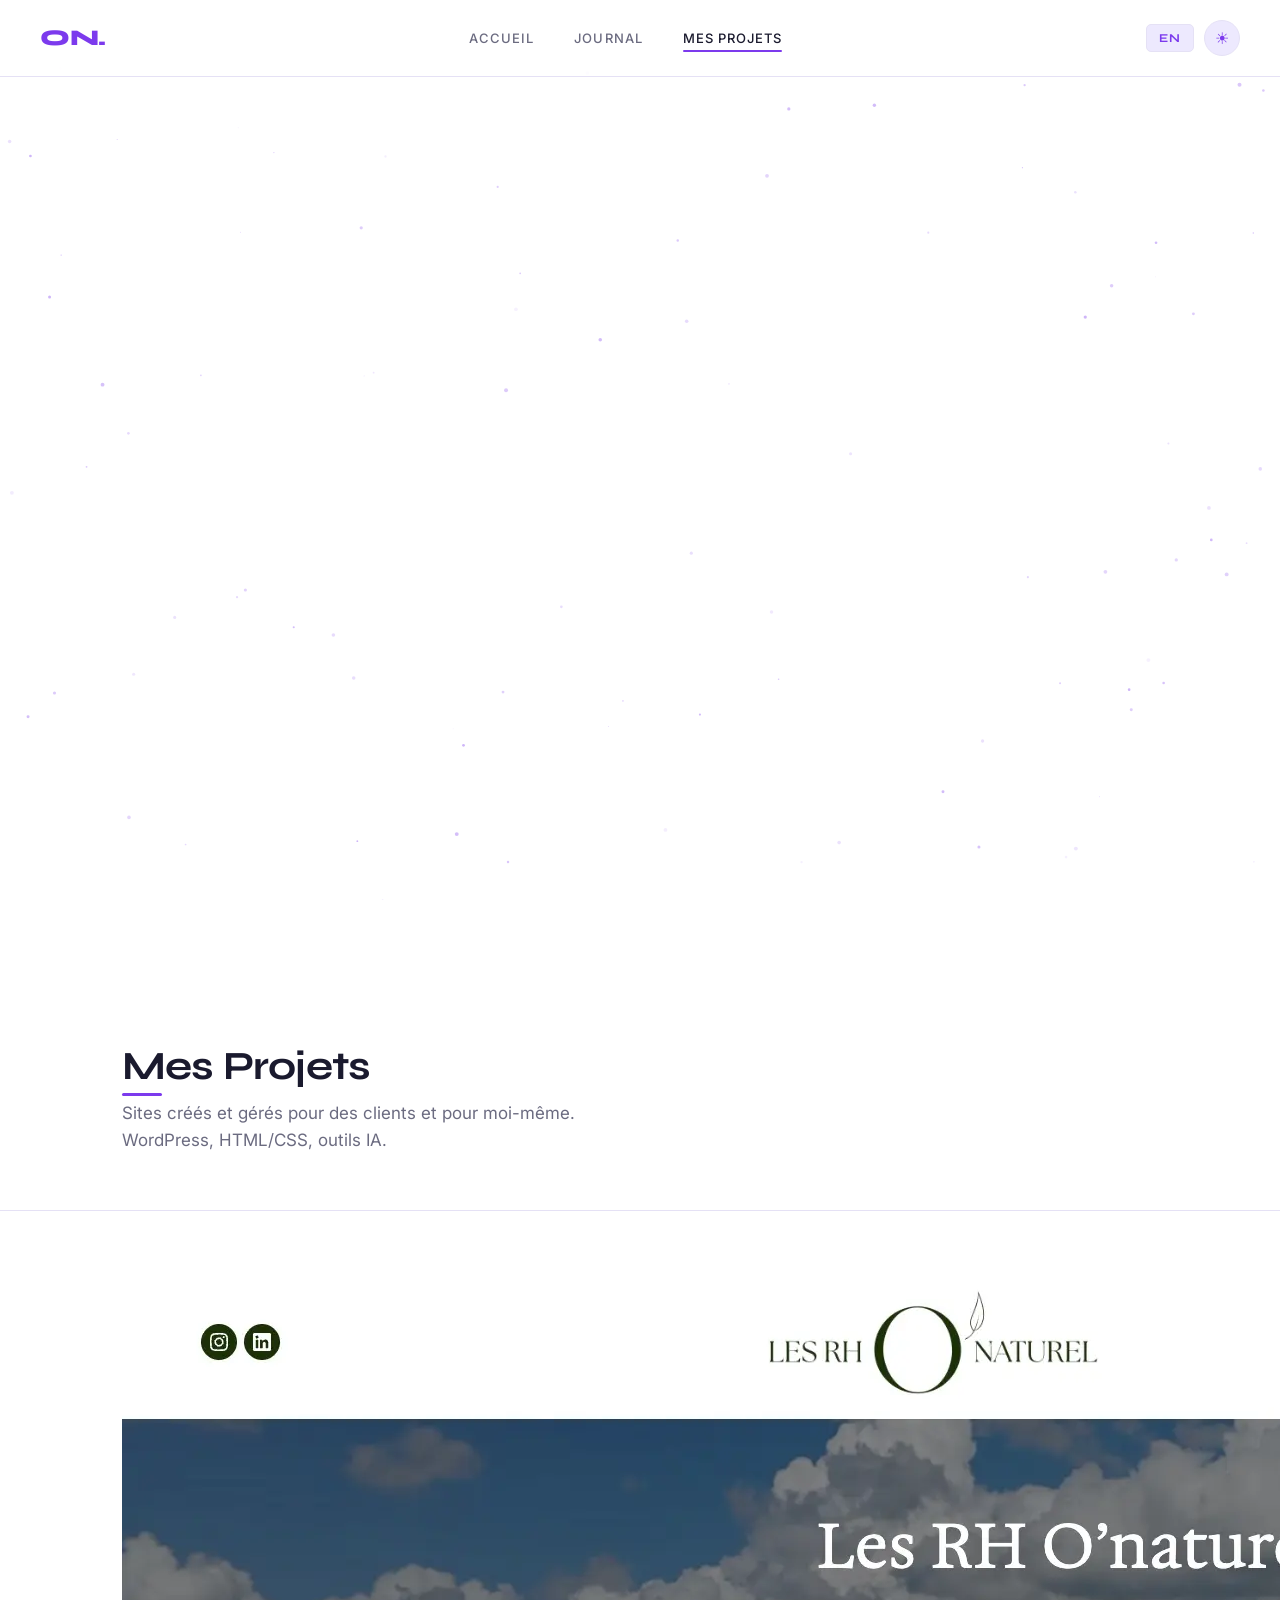
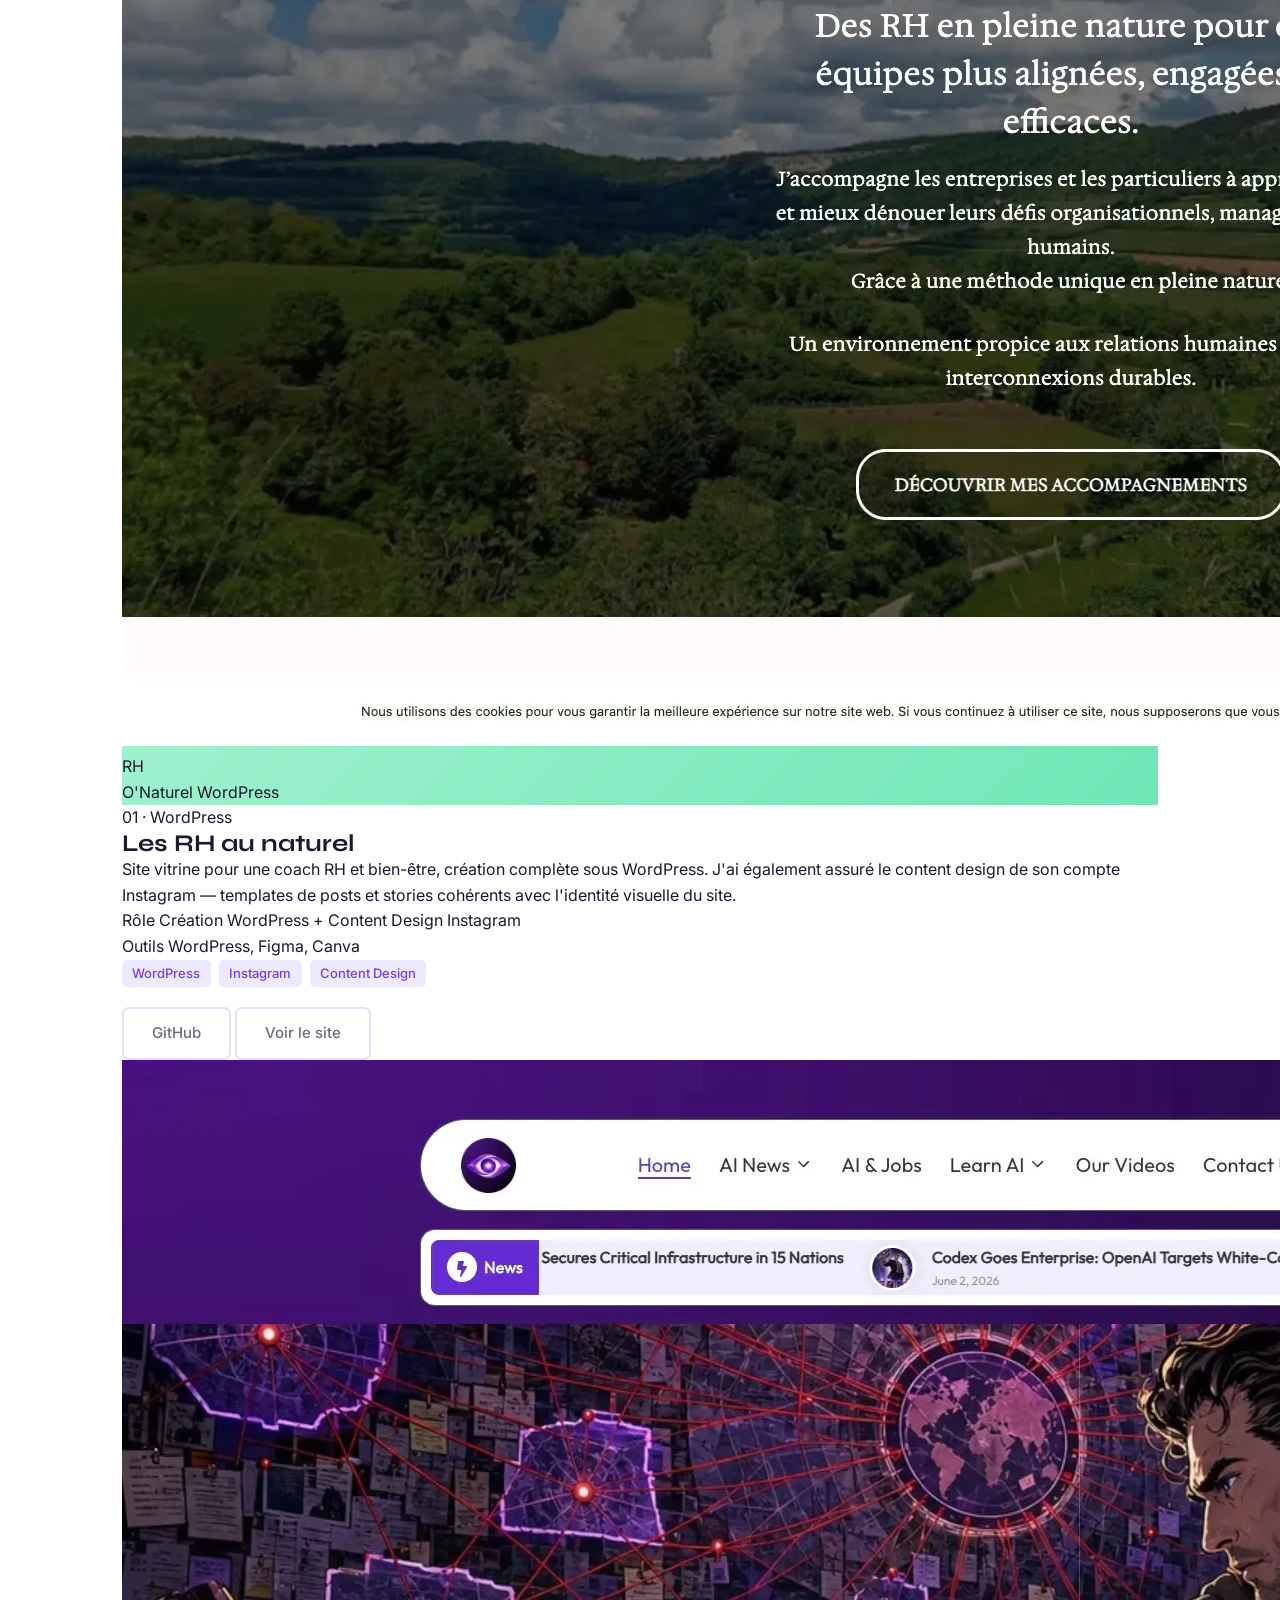
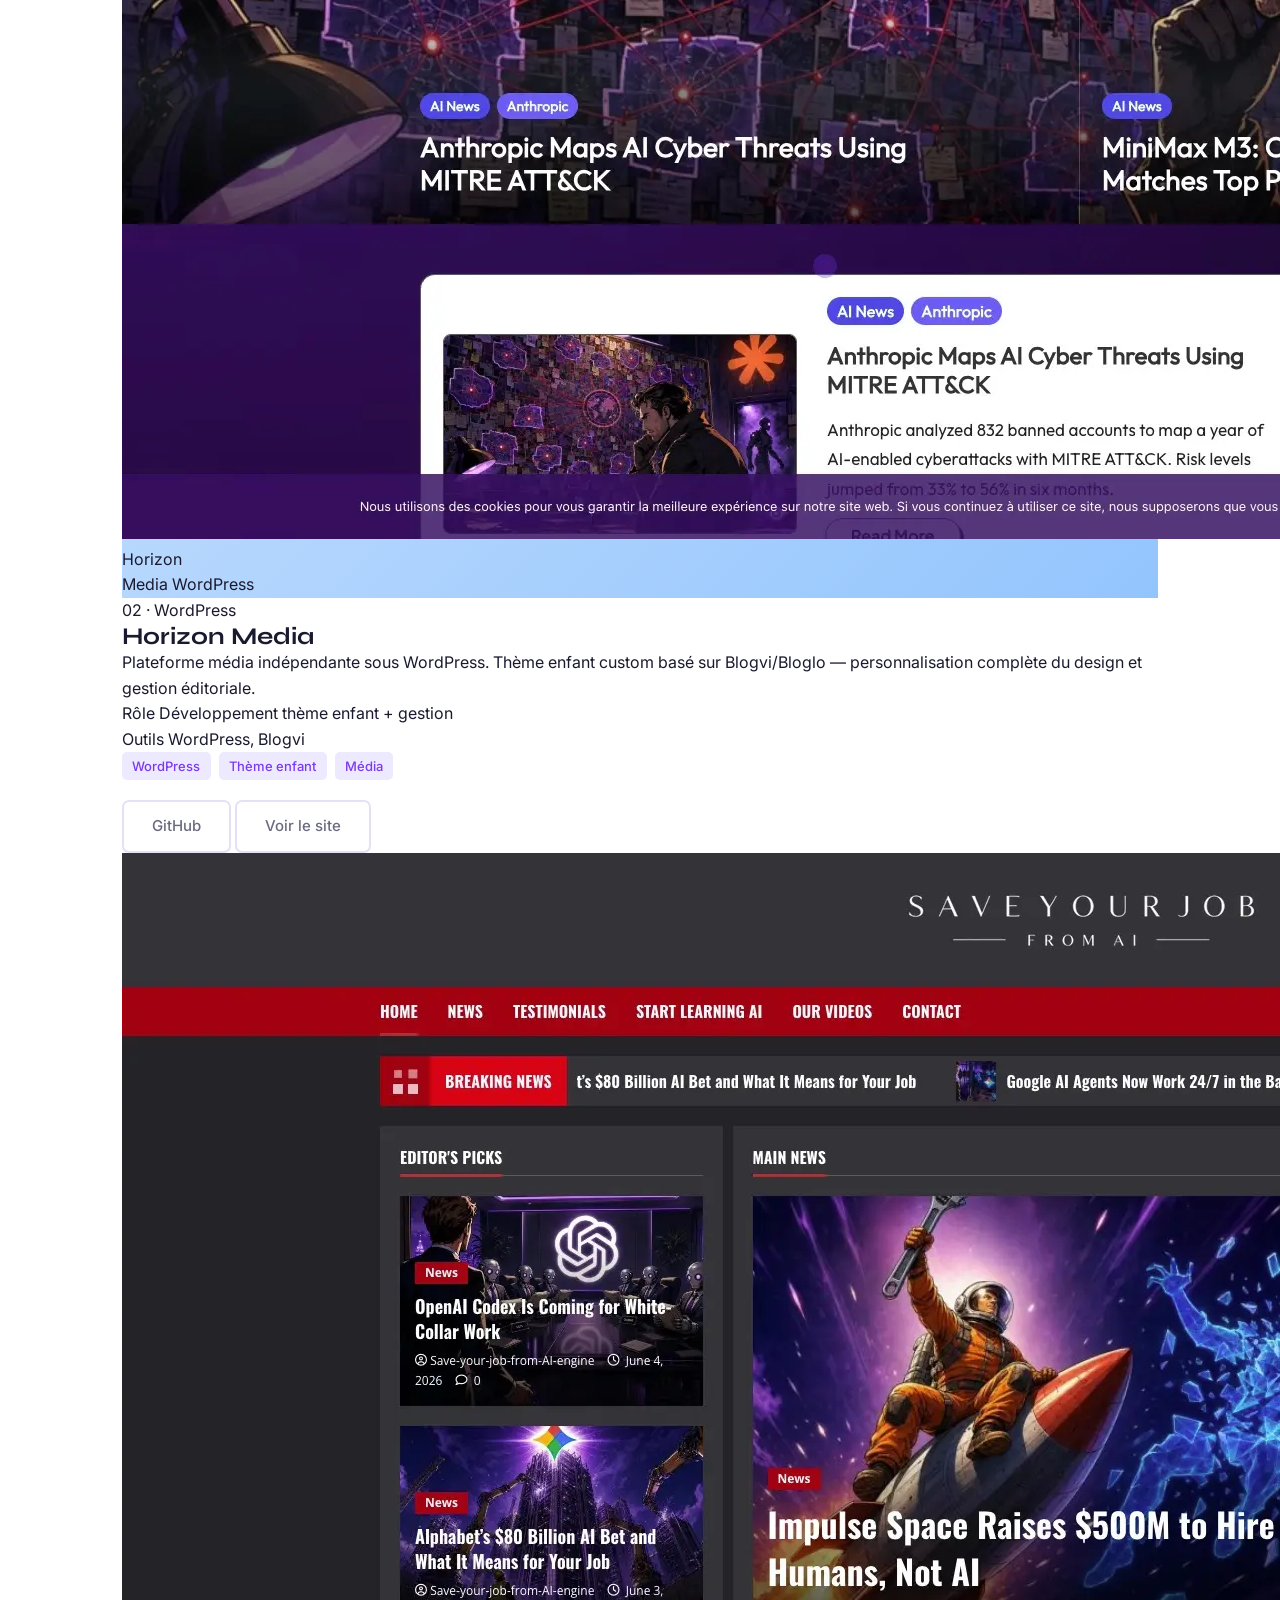
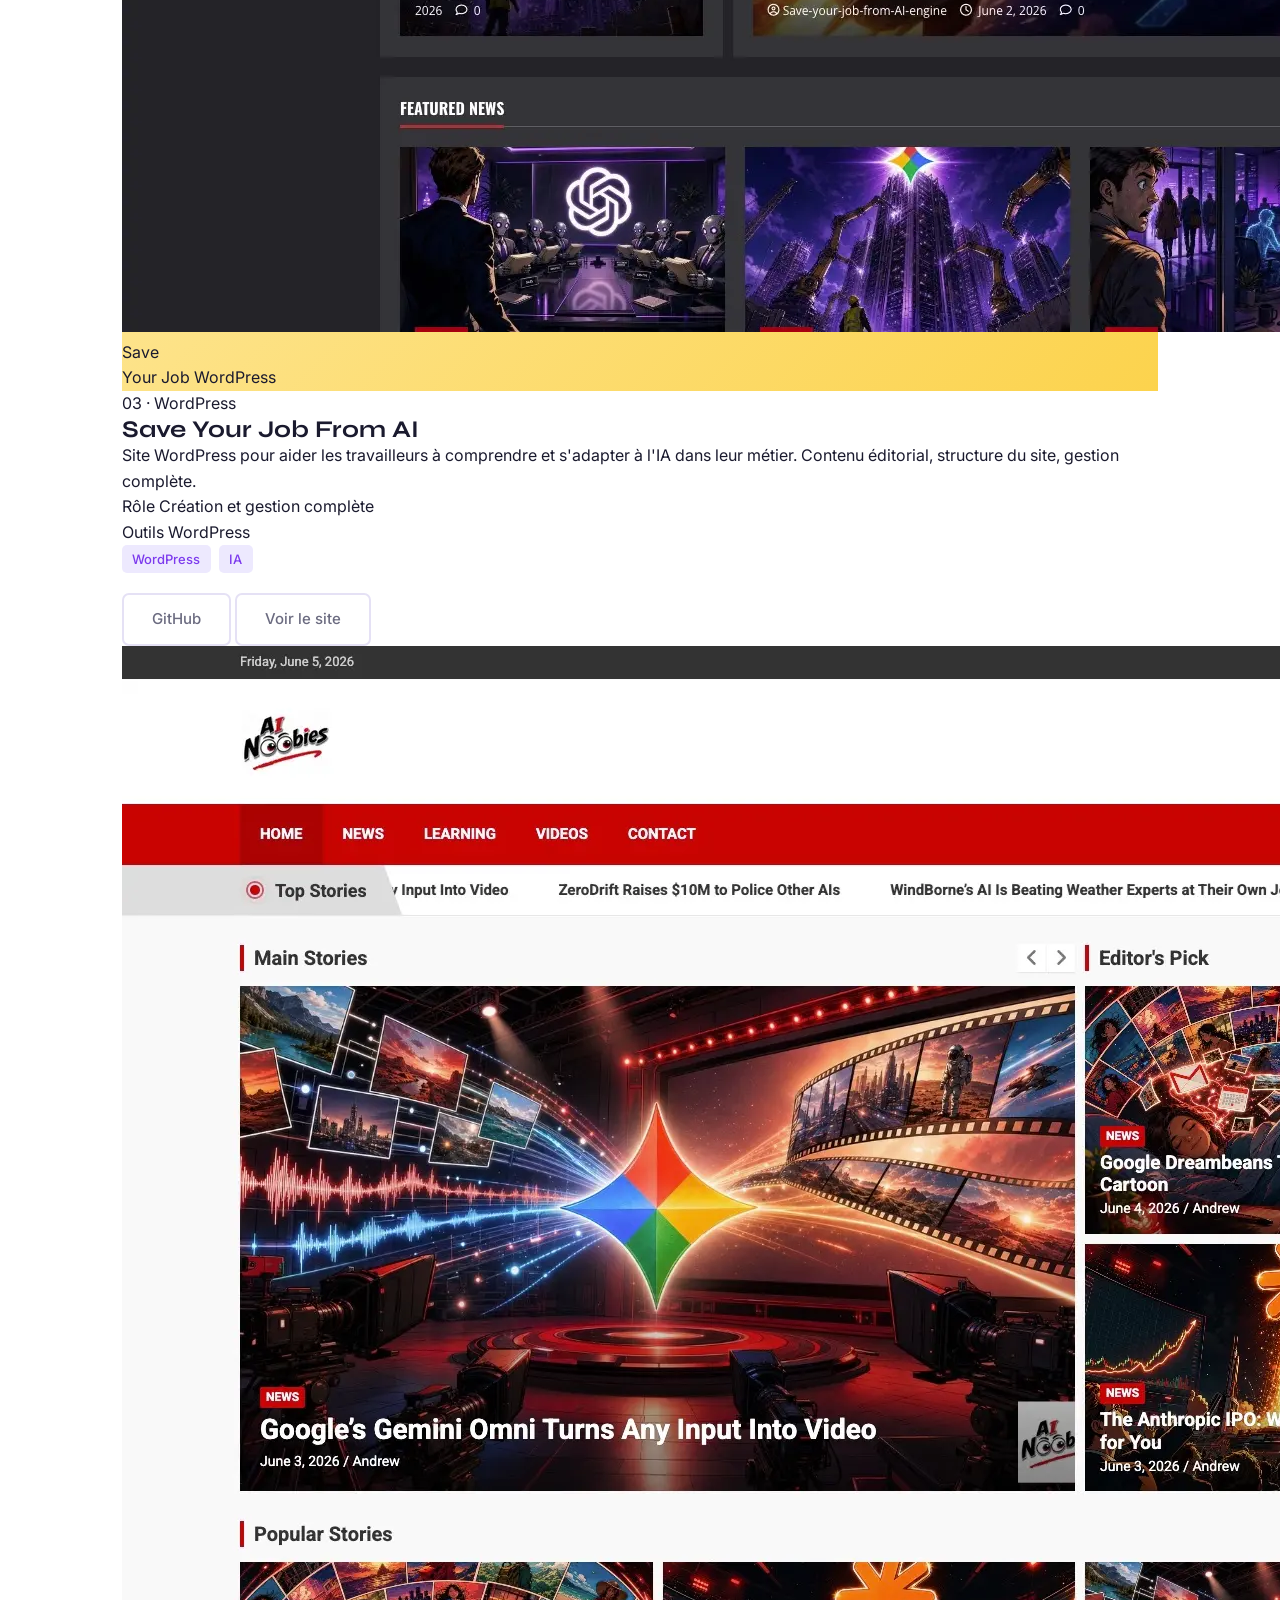
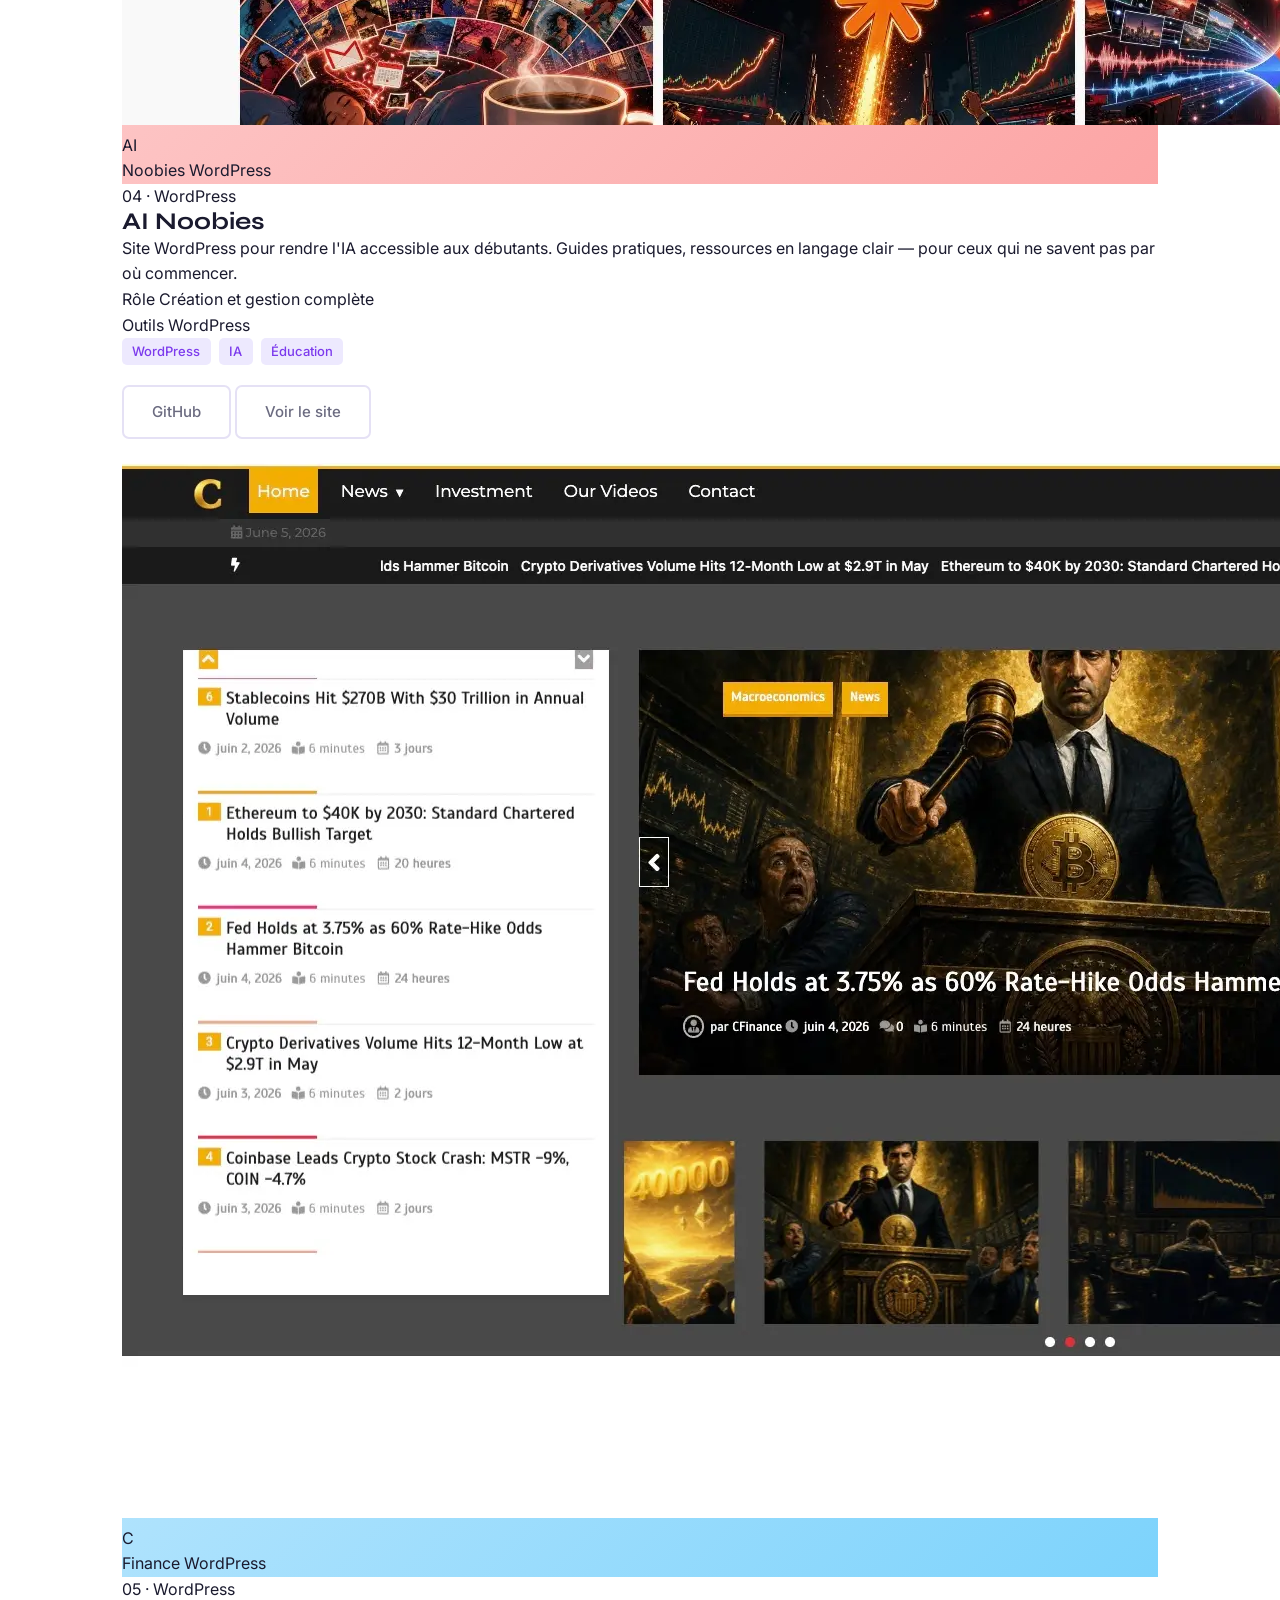
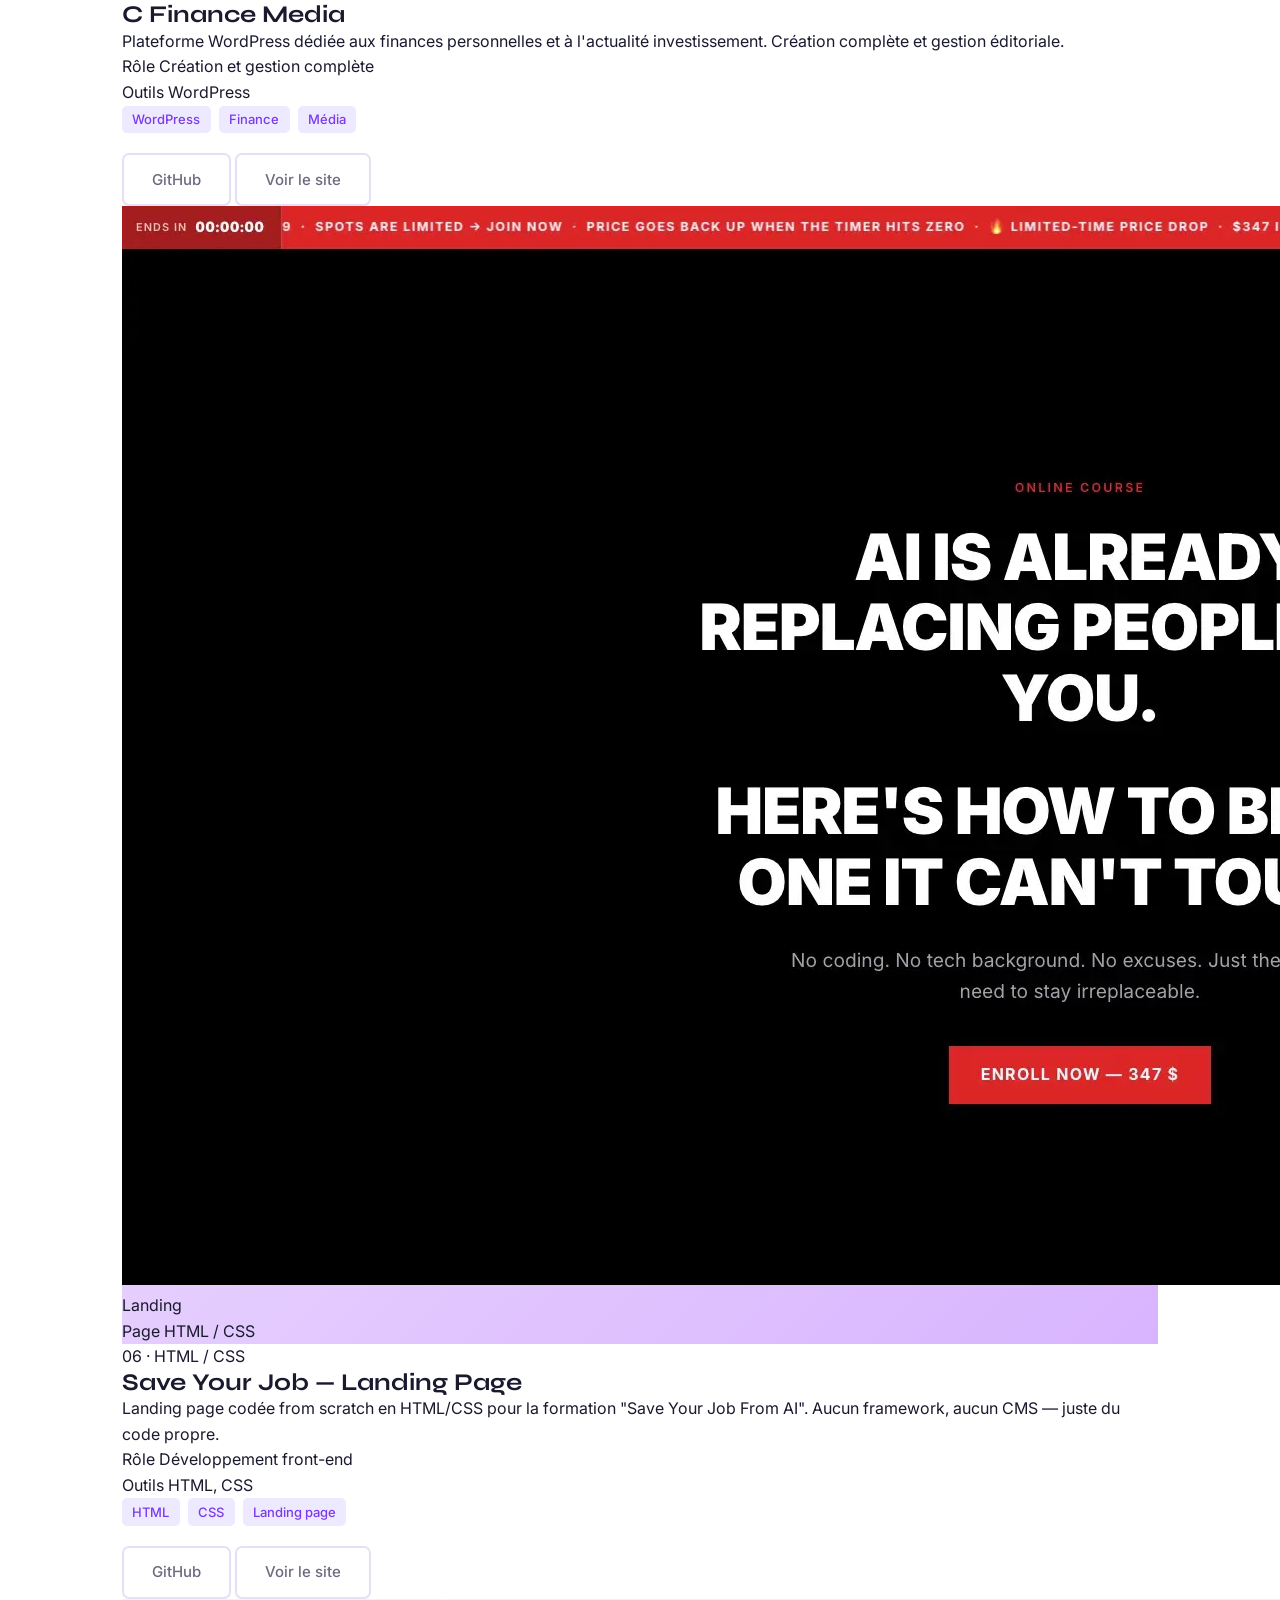
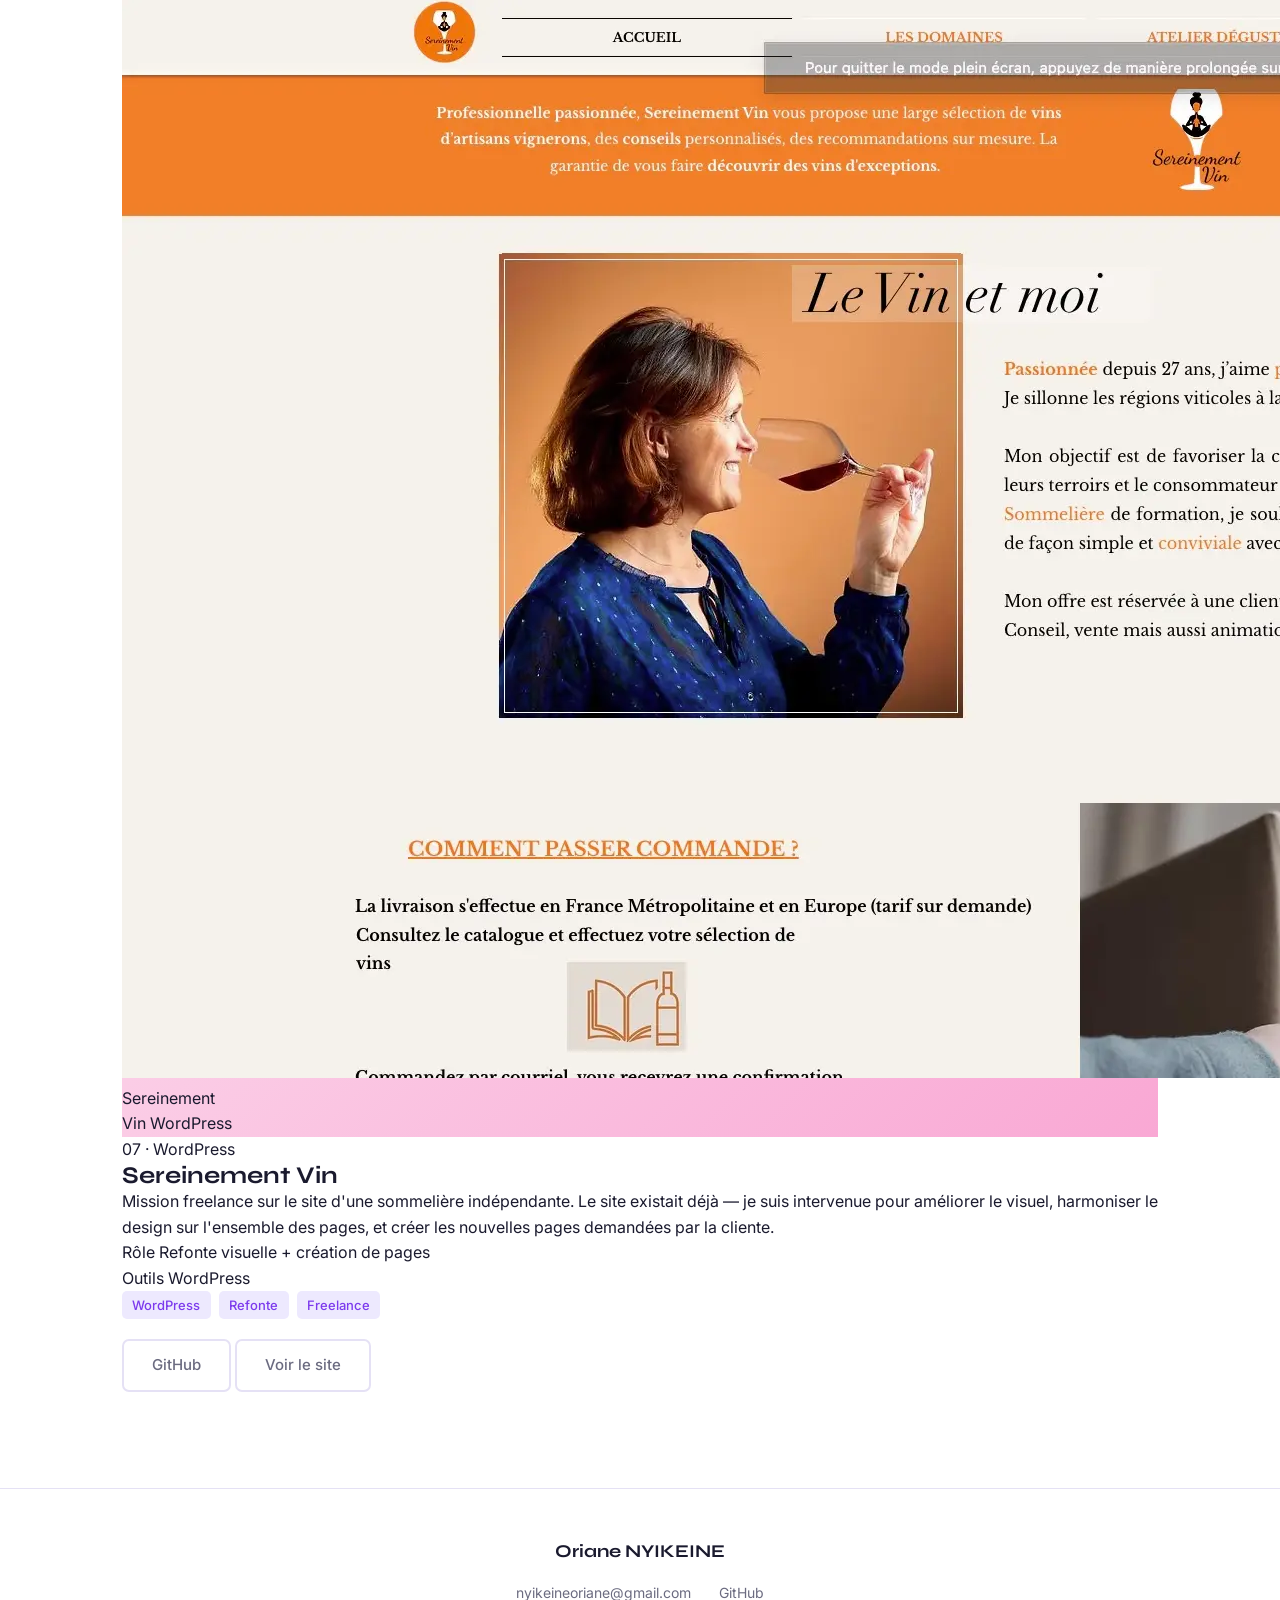
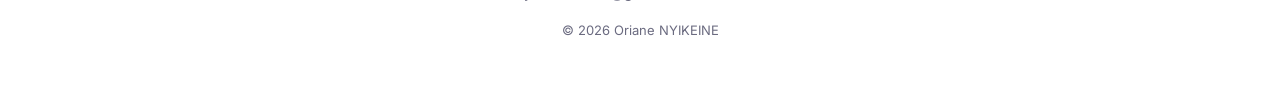
<file: work.html>
<!DOCTYPE html>
<html lang="fr" data-theme="light" data-lang="fr">
<head>
  <meta charset="UTF-8">
  <meta name="viewport" content="width=device-width, initial-scale=1.0">
  <title>Mes Projets — Oriane NYIKEINE</title>
  <link rel="stylesheet" href="style.css">
</head>
<body>
<canvas id="bg-canvas"></canvas>

  <nav class="nav">
    <a href="index.html" class="nav-logo">ON.</a>
    <ul class="nav-links">
      <li><a href="index.html" class="nav-link"><span class="lang-fr">Accueil</span><span class="lang-en">Home</span></a></li>
      <li><a href="journal.html" class="nav-link"><span class="lang-fr">Journal</span><span class="lang-en">Journal</span></a></li>
      <li><a href="work.html" class="nav-link active"><span class="lang-fr">Mes projets</span><span class="lang-en">My Work</span></a></li>
    </ul>
    <div class="nav-controls">
      <button class="btn-lang" id="langToggle" aria-label="Changer la langue">EN</button>
      <button class="btn-theme" id="themeToggle" aria-label="Changer le thème">
        <span class="icon-sun">☀</span><span class="icon-moon">☽</span>
      </button>
    </div>
  </nav>

  <header class="page-header">
    <div class="container">
      <h1 class="section-title">
        <span class="lang-fr">Mes Projets</span>
        <span class="lang-en">My Work</span>
      </h1>
      <p class="page-subtitle">
        <span class="lang-fr">Sites créés et gérés pour des clients et pour moi-même. WordPress, HTML/CSS, outils IA.</span>
        <span class="lang-en">Websites built and managed for clients and myself. WordPress, HTML/CSS, AI tools.</span>
      </p>
    </div>
  </header>

  <main class="work-main">
    <div class="container">

      <!-- ── 01 · Les RH au naturel ── -->
      <section class="project-section" id="les-rh-au-naturel">
        <div class="project-layout">
          <div class="project-visual" style="background: linear-gradient(135deg,#d1fae5,#6ee7b7)">
            <img src="thumb-rh.webp" alt="Les RH au naturel" class="project-screenshot" onerror="this.style.display='none'">
            <div class="project-visual-placeholder">
              <span class="placeholder-logo">RH<br>O'Naturel</span>
              <span class="placeholder-sub">WordPress</span>
            </div>
          </div>
          <div class="project-info">
            <span class="project-num">01 · WordPress</span>
            <h2 class="project-name">Les RH au naturel</h2>
            <p class="project-description">
              <span class="lang-fr">Site vitrine pour une coach RH et bien-être, création complète sous WordPress. J'ai également assuré le content design de son compte Instagram — templates de posts et stories cohérents avec l'identité visuelle du site.</span>
              <span class="lang-en">Showcase site for an HR and wellbeing coach, full WordPress creation. I also handled Instagram content design — post and story templates consistent with the site's visual identity.</span>
            </p>
            <div class="project-meta">
              <div class="meta-row">
                <span class="meta-label"><span class="lang-fr">Rôle</span><span class="lang-en">Role</span></span>
                <span class="meta-value"><span class="lang-fr">Création WordPress + Content Design Instagram</span><span class="lang-en">WordPress creation + Instagram Content Design</span></span>
              </div>
              <div class="meta-row">
                <span class="meta-label"><span class="lang-fr">Outils</span><span class="lang-en">Tools</span></span>
                <span class="meta-value">WordPress, Figma, Canva</span>
              </div>
            </div>
            <div class="project-tags">
              <span class="project-tag">WordPress</span>
              <span class="project-tag">Instagram</span>
              <span class="project-tag">Content Design</span>
            </div>
            <div class="project-actions">
              <a href="https://github.com/oriane-nyikeine/les-rh-onaturel" target="_blank" rel="noopener" class="btn btn-ghost">GitHub</a>
              <a href="https://www.lesrhonaturel.fr/" target="_blank" rel="noopener" class="btn btn-ghost">
                <span class="lang-fr">Voir le site</span><span class="lang-en">Visit site</span>
              </a>
            </div>
          </div>
        </div>
      </section>

      <!-- ── 02 · Horizon Media ── -->
      <section class="project-section" id="horizon-media">
        <div class="project-layout reverse">
          <div class="project-visual" style="background: linear-gradient(135deg,#dbeafe,#93c5fd)">
            <img src="thumb-horizon.webp" alt="Horizon Media" class="project-screenshot" onerror="this.style.display='none'">
            <div class="project-visual-placeholder">
              <span class="placeholder-logo">Horizon<br>Media</span>
              <span class="placeholder-sub">WordPress</span>
            </div>
          </div>
          <div class="project-info">
            <span class="project-num">02 · WordPress</span>
            <h2 class="project-name">Horizon Media</h2>
            <p class="project-description">
              <span class="lang-fr">Plateforme média indépendante sous WordPress. Thème enfant custom basé sur Blogvi/Bloglo — personnalisation complète du design et gestion éditoriale.</span>
              <span class="lang-en">Independent media platform on WordPress. Custom child theme based on Blogvi/Bloglo — full design customisation and editorial management.</span>
            </p>
            <div class="project-meta">
              <div class="meta-row">
                <span class="meta-label"><span class="lang-fr">Rôle</span><span class="lang-en">Role</span></span>
                <span class="meta-value"><span class="lang-fr">Développement thème enfant + gestion</span><span class="lang-en">Child theme dev + management</span></span>
              </div>
              <div class="meta-row">
                <span class="meta-label"><span class="lang-fr">Outils</span><span class="lang-en">Tools</span></span>
                <span class="meta-value">WordPress, Blogvi</span>
              </div>
            </div>
            <div class="project-tags">
              <span class="project-tag">WordPress</span>
              <span class="project-tag"><span class="lang-fr">Thème enfant</span><span class="lang-en">Child theme</span></span>
              <span class="project-tag">Média</span>
            </div>
            <div class="project-actions">
              <a href="https://github.com/oriane-nyikeine/horizon-media" target="_blank" rel="noopener" class="btn btn-ghost">GitHub</a>
              <a href="https://www.horizonsmedia.fr/en/" target="_blank" rel="noopener" class="btn btn-ghost">
                <span class="lang-fr">Voir le site</span><span class="lang-en">Visit site</span>
              </a>
            </div>
          </div>
        </div>
      </section>

      <!-- ── 03 · Save Your Job From AI ── -->
      <section class="project-section" id="save-your-job">
        <div class="project-layout">
          <div class="project-visual" style="background: linear-gradient(135deg,#fef3c7,#fcd34d)">
            <img src="thumb-syjai.webp" alt="Save Your Job From AI" class="project-screenshot" onerror="this.style.display='none'">
            <div class="project-visual-placeholder">
              <span class="placeholder-logo">Save<br>Your Job</span>
              <span class="placeholder-sub">WordPress</span>
            </div>
          </div>
          <div class="project-info">
            <span class="project-num">03 · WordPress</span>
            <h2 class="project-name">Save Your Job From AI</h2>
            <p class="project-description">
              <span class="lang-fr">Site WordPress pour aider les travailleurs à comprendre et s'adapter à l'IA dans leur métier. Contenu éditorial, structure du site, gestion complète.</span>
              <span class="lang-en">WordPress site helping workers understand and adapt to AI in their field. Editorial content, site structure, full management.</span>
            </p>
            <div class="project-meta">
              <div class="meta-row">
                <span class="meta-label"><span class="lang-fr">Rôle</span><span class="lang-en">Role</span></span>
                <span class="meta-value"><span class="lang-fr">Création et gestion complète</span><span class="lang-en">Full creation and management</span></span>
              </div>
              <div class="meta-row">
                <span class="meta-label"><span class="lang-fr">Outils</span><span class="lang-en">Tools</span></span>
                <span class="meta-value">WordPress</span>
              </div>
            </div>
            <div class="project-tags">
              <span class="project-tag">WordPress</span>
              <span class="project-tag">IA</span>
            </div>
            <div class="project-actions">
              <a href="https://github.com/oriane-nyikeine/save-your-job-from-ai" target="_blank" rel="noopener" class="btn btn-ghost">GitHub</a>
              <a href="https://saveyourjobfromai.com/" target="_blank" rel="noopener" class="btn btn-ghost">
                <span class="lang-fr">Voir le site</span><span class="lang-en">Visit site</span>
              </a>
            </div>
          </div>
        </div>
      </section>

      <!-- ── 04 · AI Noobies ── -->
      <section class="project-section" id="ai-noobies">
        <div class="project-layout reverse">
          <div class="project-visual" style="background: linear-gradient(135deg,#fee2e2,#fca5a5)">
            <img src="thumb-noobies.webp" alt="AI Noobies" class="project-screenshot" onerror="this.style.display='none'">
            <div class="project-visual-placeholder">
              <span class="placeholder-logo">AI<br>Noobies</span>
              <span class="placeholder-sub">WordPress</span>
            </div>
          </div>
          <div class="project-info">
            <span class="project-num">04 · WordPress</span>
            <h2 class="project-name">AI Noobies</h2>
            <p class="project-description">
              <span class="lang-fr">Site WordPress pour rendre l'IA accessible aux débutants. Guides pratiques, ressources en langage clair — pour ceux qui ne savent pas par où commencer.</span>
              <span class="lang-en">WordPress site making AI accessible for beginners. Practical guides, plain language resources — for those who don't know where to start.</span>
            </p>
            <div class="project-meta">
              <div class="meta-row">
                <span class="meta-label"><span class="lang-fr">Rôle</span><span class="lang-en">Role</span></span>
                <span class="meta-value"><span class="lang-fr">Création et gestion complète</span><span class="lang-en">Full creation and management</span></span>
              </div>
              <div class="meta-row">
                <span class="meta-label"><span class="lang-fr">Outils</span><span class="lang-en">Tools</span></span>
                <span class="meta-value">WordPress</span>
              </div>
            </div>
            <div class="project-tags">
              <span class="project-tag">WordPress</span>
              <span class="project-tag">IA</span>
              <span class="project-tag"><span class="lang-fr">Éducation</span><span class="lang-en">Education</span></span>
            </div>
            <div class="project-actions">
              <a href="https://github.com/oriane-nyikeine/ai-noobies" target="_blank" rel="noopener" class="btn btn-ghost">GitHub</a>
              <a href="https://www.ainoobies.net/" target="_blank" rel="noopener" class="btn btn-ghost">
                <span class="lang-fr">Voir le site</span><span class="lang-en">Visit site</span>
              </a>
            </div>
          </div>
        </div>
      </section>

      <!-- ── 05 · C Finance Media ── -->
      <section class="project-section" id="cfinance">
        <div class="project-layout">
          <div class="project-visual" style="background: linear-gradient(135deg,#e0f2fe,#7dd3fc)">
            <img src="thumb-cfinance.webp" alt="C Finance Media" class="project-screenshot" onerror="this.style.display='none'">
            <div class="project-visual-placeholder">
              <span class="placeholder-logo">C<br>Finance</span>
              <span class="placeholder-sub">WordPress</span>
            </div>
          </div>
          <div class="project-info">
            <span class="project-num">05 · WordPress</span>
            <h2 class="project-name">C Finance Media</h2>
            <p class="project-description">
              <span class="lang-fr">Plateforme WordPress dédiée aux finances personnelles et à l'actualité investissement. Création complète et gestion éditoriale.</span>
              <span class="lang-en">WordPress platform covering personal finance and investment news. Full creation and editorial management.</span>
            </p>
            <div class="project-meta">
              <div class="meta-row">
                <span class="meta-label"><span class="lang-fr">Rôle</span><span class="lang-en">Role</span></span>
                <span class="meta-value"><span class="lang-fr">Création et gestion complète</span><span class="lang-en">Full creation and management</span></span>
              </div>
              <div class="meta-row">
                <span class="meta-label"><span class="lang-fr">Outils</span><span class="lang-en">Tools</span></span>
                <span class="meta-value">WordPress</span>
              </div>
            </div>
            <div class="project-tags">
              <span class="project-tag">WordPress</span>
              <span class="project-tag">Finance</span>
              <span class="project-tag">Média</span>
            </div>
            <div class="project-actions">
              <a href="https://github.com/oriane-nyikeine/cfinance-media" target="_blank" rel="noopener" class="btn btn-ghost">GitHub</a>
              <a href="https://www.cfinancemedia.net/" target="_blank" rel="noopener" class="btn btn-ghost">
                <span class="lang-fr">Voir le site</span><span class="lang-en">Visit site</span>
              </a>
            </div>
          </div>
        </div>
      </section>

      <!-- ── 06 · Save Your Job — Landing Page ── -->
      <section class="project-section" id="landing-page">
        <div class="project-layout reverse">
          <div class="project-visual" style="background: linear-gradient(135deg,#f3e8ff,#d8b4fe)">
            <img src="thumb-landing.webp" alt="Save Your Job Landing Page" class="project-screenshot" onerror="this.style.display='none'">
            <div class="project-visual-placeholder">
              <span class="placeholder-logo">Landing<br>Page</span>
              <span class="placeholder-sub">HTML / CSS</span>
            </div>
          </div>
          <div class="project-info">
            <span class="project-num">06 · HTML / CSS</span>
            <h2 class="project-name">Save Your Job — Landing Page</h2>
            <p class="project-description">
              <span class="lang-fr">Landing page codée from scratch en HTML/CSS pour la formation "Save Your Job From AI". Aucun framework, aucun CMS — juste du code propre.</span>
              <span class="lang-en">Landing page coded from scratch in HTML/CSS for the "Save Your Job From AI" training. No framework, no CMS — just clean code.</span>
            </p>
            <div class="project-meta">
              <div class="meta-row">
                <span class="meta-label"><span class="lang-fr">Rôle</span><span class="lang-en">Role</span></span>
                <span class="meta-value"><span class="lang-fr">Développement front-end</span><span class="lang-en">Front-end development</span></span>
              </div>
              <div class="meta-row">
                <span class="meta-label"><span class="lang-fr">Outils</span><span class="lang-en">Tools</span></span>
                <span class="meta-value">HTML, CSS</span>
              </div>
            </div>
            <div class="project-tags">
              <span class="project-tag">HTML</span>
              <span class="project-tag">CSS</span>
              <span class="project-tag">Landing page</span>
            </div>
            <div class="project-actions">
              <a href="https://github.com/oriane-nyikeine/save-your-job-learning" target="_blank" rel="noopener" class="btn btn-ghost">GitHub</a>
              <a href="https://saveyourjobfromai.com/" target="_blank" rel="noopener" class="btn btn-ghost">
                <span class="lang-fr">Voir le site</span><span class="lang-en">Visit site</span>
              </a>
            </div>
          </div>
        </div>
      </section>

      <!-- ── 07 · Sereinement Vin ── -->
      <section class="project-section" id="sereinement-vin">
        <div class="project-layout">
          <div class="project-visual" style="background: linear-gradient(135deg,#fdf2f8,#f9a8d4)">
            <img src="thumb-sereinementvin.webp" alt="Sereinement Vin" class="project-screenshot" onerror="this.style.display='none'">
            <div class="project-visual-placeholder">
              <span class="placeholder-logo">Sereinement<br>Vin</span>
              <span class="placeholder-sub">WordPress</span>
            </div>
          </div>
          <div class="project-info">
            <span class="project-num">07 · WordPress</span>
            <h2 class="project-name">Sereinement Vin</h2>
            <p class="project-description">
              <span class="lang-fr">Mission freelance sur le site d'une sommelière indépendante. Le site existait déjà — je suis intervenue pour améliorer le visuel, harmoniser le design sur l'ensemble des pages, et créer les nouvelles pages demandées par la cliente.</span>
              <span class="lang-en">Freelance mission on an independent sommelier's existing site. I stepped in to improve the visuals, bring design consistency across all pages, and create the new pages requested by the client.</span>
            </p>
            <div class="project-meta">
              <div class="meta-row">
                <span class="meta-label"><span class="lang-fr">Rôle</span><span class="lang-en">Role</span></span>
                <span class="meta-value"><span class="lang-fr">Refonte visuelle + création de pages</span><span class="lang-en">Visual redesign + page creation</span></span>
              </div>
              <div class="meta-row">
                <span class="meta-label"><span class="lang-fr">Outils</span><span class="lang-en">Tools</span></span>
                <span class="meta-value">WordPress</span>
              </div>
            </div>
            <div class="project-tags">
              <span class="project-tag">WordPress</span>
              <span class="project-tag"><span class="lang-fr">Refonte</span><span class="lang-en">Redesign</span></span>
              <span class="project-tag">Freelance</span>
            </div>
            <div class="project-actions">
              <a href="https://github.com/oriane-nyikeine/sereinement-vin" target="_blank" rel="noopener" class="btn btn-ghost">GitHub</a>
              <a href="https://www.sereinementvin.com" target="_blank" rel="noopener" class="btn btn-ghost">
                <span class="lang-fr">Voir le site</span><span class="lang-en">Visit site</span>
              </a>
            </div>
          </div>
        </div>
      </section>

    </div>
  </main>

  <footer class="footer">
    <div class="container">
      <p class="footer-name">Oriane NYIKEINE</p>
      <div class="footer-links">
        <a href="mailto:nyikeineoriane@gmail.com" class="footer-link">nyikeineoriane@gmail.com</a>
        <a href="https://github.com/oriane-nyikeine" target="_blank" rel="noopener" class="footer-link">GitHub</a>
      </div>
      <p class="footer-copy">© 2026 Oriane NYIKEINE</p>
    </div>
  </footer>

  <script src="script.js"></script>
</body>
</html>
</file>
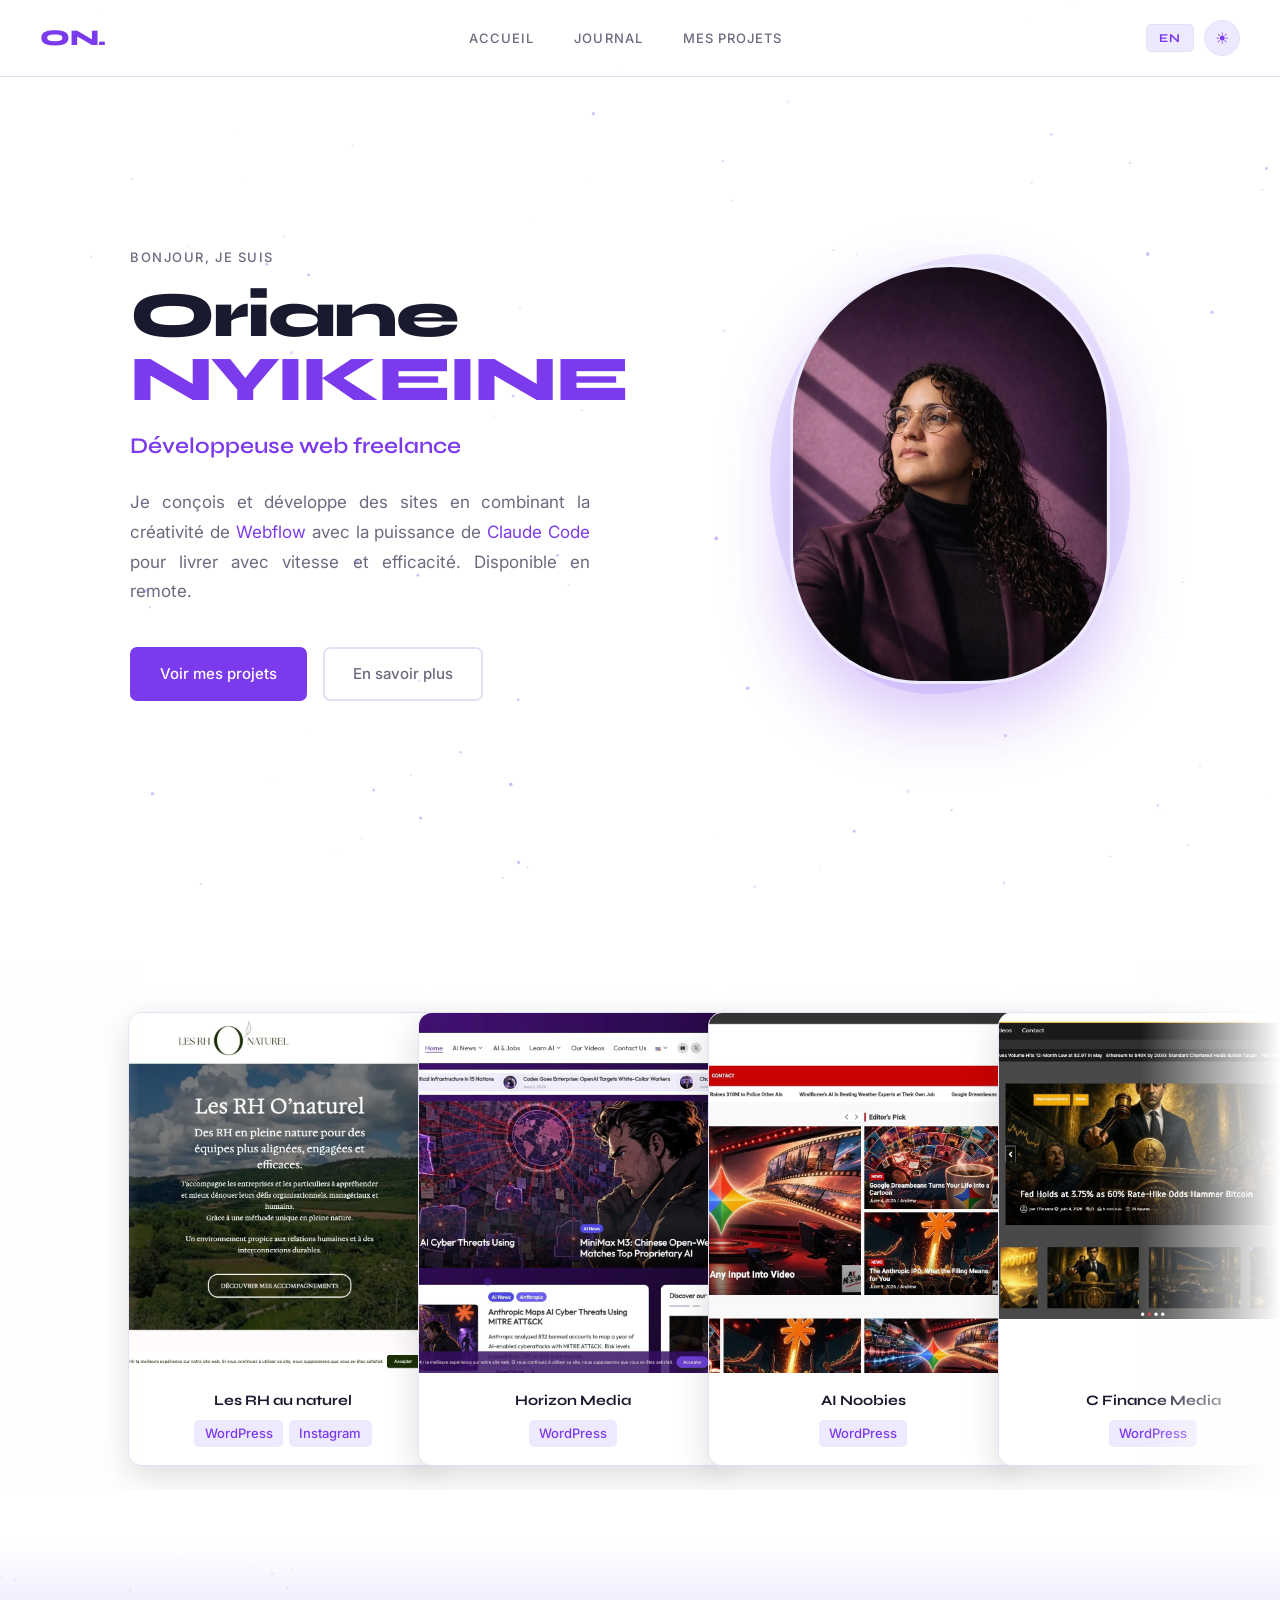
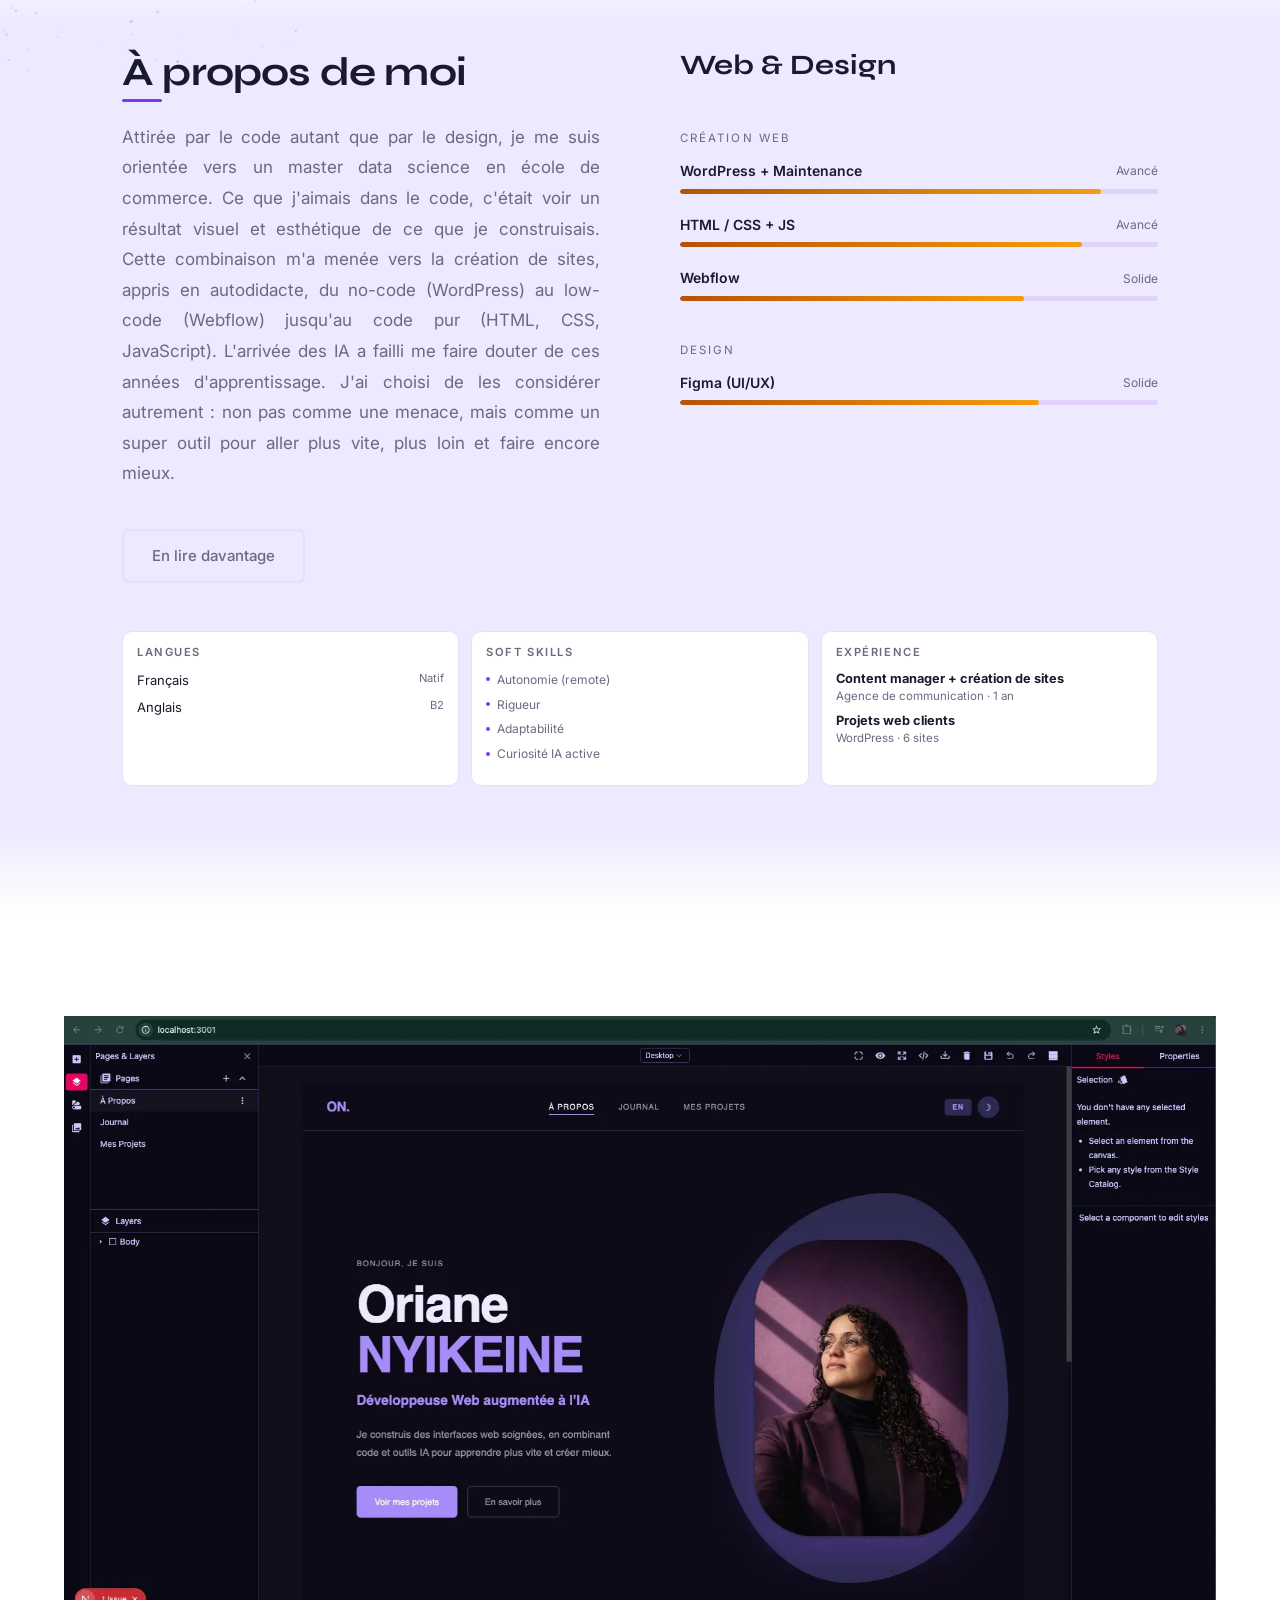
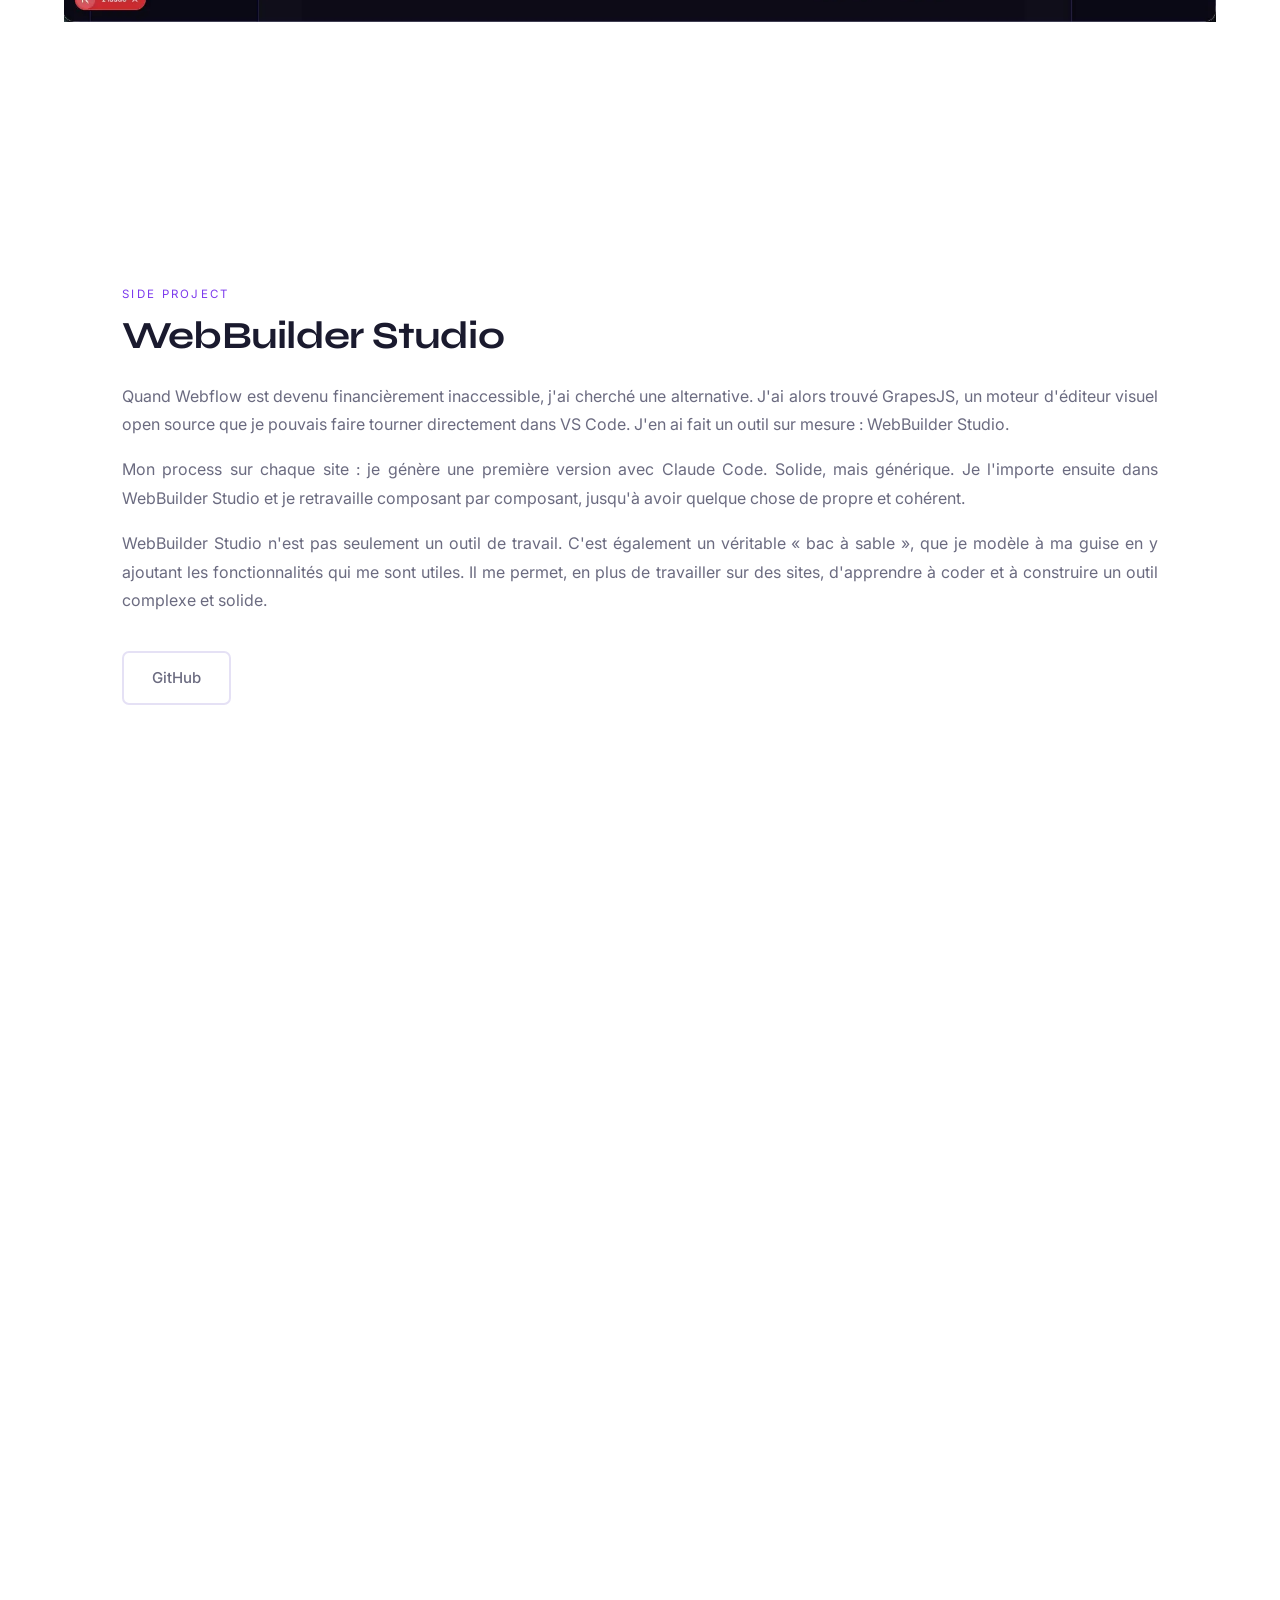
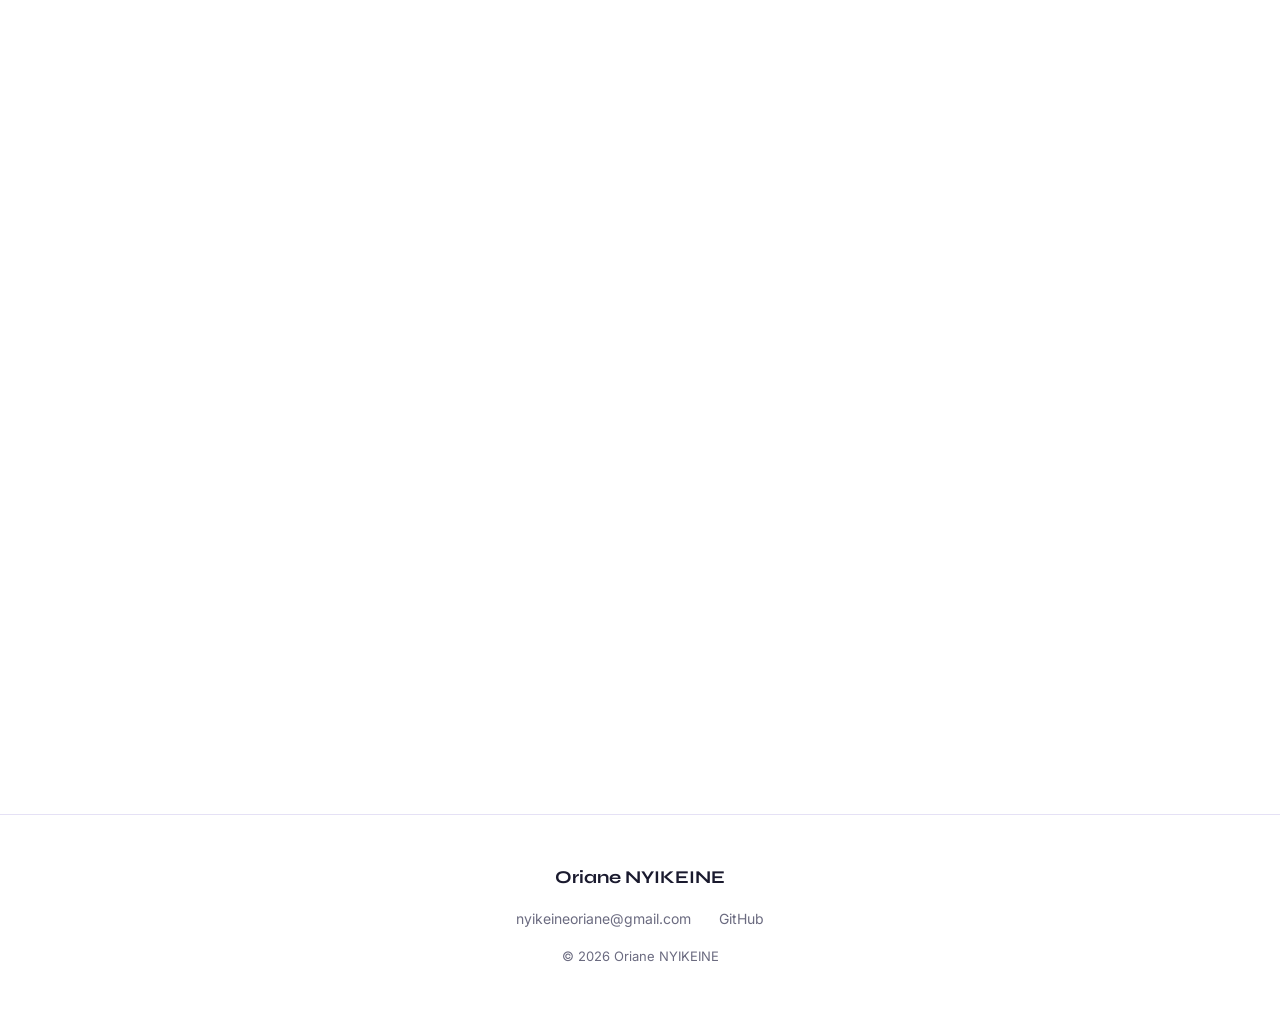
<file: webbuilder/home-all-in-one.html>
<!DOCTYPE html>
<html lang="fr" data-theme="light" data-lang="fr">
<head>
  <meta charset="UTF-8">
  <meta name="viewport" content="width=device-width, initial-scale=1.0">
  <title>Oriane NYIKEINE — Développeuse Web</title>
  <style>
@import url('https://fonts.googleapis.com/css2?family=Syne:wght@400;600;700;800&family=Inter:wght@300;400;500&display=swap');

/* ===== VARIABLES ===== */
:root {
  --bg:           #ffffff;
  --bg-alt:       #ede9ff;
  --text:         #1a1a2e;
  --text-muted:   #6b6b80;
  --accent:       #7c3aed;
  --accent-soft:  #ede9fe;
  --border:       #e5e1f5;
  --card-bg:      #ffffff;
  --nav-bg:       rgba(255, 255, 255, 0.85);
  --shadow:       0 4px 32px rgba(124, 58, 237, 0.10);
  --t:            0.3s cubic-bezier(0.4, 0, 0.2, 1);
  --bg-glass:     rgba(255, 255, 255, 0.62);
  --glass-border: rgba(255, 255, 255, 0.35);
}

[data-theme="dark"] {
  --bg:           #0d0b17;
  --bg-alt:       #1e1245;
  --text:         #ede9fe;
  --text-muted:   #9490b0;
  --accent:       #a78bfa;
  --accent-soft:  #2d2b4e;
  --border:       #2d2b4e;
  --card-bg:      #18163a;
  --nav-bg:       rgba(13, 11, 23, 0.9);
  --shadow:       0 4px 32px rgba(167, 139, 250, 0.10);
  --bg-glass:     rgba(13, 11, 23, 0.62);
  --glass-border: rgba(255, 255, 255, 0.08);
}

/* ===== RESET ===== */
*, *::before, *::after { box-sizing: border-box; margin: 0; padding: 0; }

html { scroll-behavior: smooth; }

body {
  font-family: 'Inter', sans-serif;
  background-color: transparent;
  color: var(--text);
  line-height: 1.6;
  transition: color var(--t);
  min-height: 100vh;
  display: flex;
  flex-direction: column;
}

body::before {
  content: '';
  position: fixed;
  inset: 0;
  z-index: -2;
  background: var(--bg);
  transition: background var(--t);
}

#bg-canvas {
  position: fixed;
  inset: 0;
  z-index: -1;
  pointer-events: none;
}

h1, h2, h3, h4 {
  font-family: 'Syne', sans-serif;
  font-weight: 700;
  line-height: 1.1;
}

a { color: inherit; text-decoration: none; }

/* ===== BILINGUISME ===== */
[data-lang="en"] .lang-fr { display: none; }
[data-lang="fr"] .lang-en { display: none; }

/* ===== UTILITAIRES ===== */
.container {
  max-width: 1100px;
  margin: 0 auto;
  padding: 0 2rem;
}

.accent { color: var(--accent); }

/* ===== NAVIGATION ===== */
.nav {
  position: fixed;
  top: 0; left: 0; right: 0;
  z-index: 100;
  display: flex;
  align-items: center;
  justify-content: space-between;
  padding: 1.25rem 2.5rem;
  background: var(--nav-bg);
  backdrop-filter: blur(14px);
  -webkit-backdrop-filter: blur(14px);
  border-bottom: 1px solid var(--border);
  transition: background var(--t), border-color var(--t);
}

.nav-logo {
  font-family: 'Syne', sans-serif;
  font-weight: 800;
  font-size: 1.4rem;
  color: var(--accent);
  letter-spacing: -0.02em;
  transition: opacity var(--t);
}
.nav-logo:hover { opacity: 0.75; }

.nav-links {
  display: flex;
  gap: 2.5rem;
  list-style: none;
}

.nav-link {
  font-size: 0.8125rem;
  font-weight: 500;
  color: var(--text-muted);
  letter-spacing: 0.08em;
  text-transform: uppercase;
  transition: color var(--t);
  position: relative;
  padding-bottom: 2px;
}

.nav-link::after {
  content: '';
  position: absolute;
  bottom: -4px; left: 0;
  width: 0; height: 2px;
  background: var(--accent);
  transition: width var(--t);
  border-radius: 2px;
}

.nav-link:hover,
.nav-link.active { color: var(--text); }

.nav-link:hover::after,
.nav-link.active::after { width: 100%; }

.nav-controls {
  display: flex;
  align-items: center;
  gap: 0.625rem;
}

.btn-lang {
  font-family: 'Syne', sans-serif;
  font-size: 0.75rem;
  font-weight: 700;
  letter-spacing: 0.1em;
  background: var(--accent-soft);
  color: var(--accent);
  border: 1px solid var(--border);
  border-radius: 5px;
  padding: 0.35rem 0.75rem;
  cursor: pointer;
  transition: all var(--t);
}
.btn-lang:hover { background: var(--accent); color: white; border-color: var(--accent); }

.btn-theme {
  background: var(--accent-soft);
  border: 1px solid var(--border);
  border-radius: 50%;
  width: 36px; height: 36px;
  cursor: pointer;
  display: flex;
  align-items: center;
  justify-content: center;
  font-size: 1rem;
  transition: all var(--t);
  color: var(--accent);
}
.btn-theme:hover { background: var(--accent); color: white; border-color: var(--accent); }

[data-theme="light"] .icon-moon { display: none; }
[data-theme="dark"]  .icon-sun  { display: none; }

/* ===== HERO ===== */
.hero {
  min-height: 100vh;
  display: flex;
  align-items: center;
  gap: 4rem;
  padding: 7rem 2.5rem 4rem;
  max-width: 1100px;
  margin: 0 auto;
  width: 100%;
}

.hero-content { flex: 1; }

.hero-eyebrow {
  font-size: 0.8125rem;
  font-weight: 500;
  color: var(--text-muted);
  letter-spacing: 0.12em;
  text-transform: uppercase;
  margin-bottom: 1rem;
}

.hero-name {
  font-size: clamp(2.25rem, 5vw, 4rem);
  font-weight: 800;
  letter-spacing: -0.03em;
  line-height: 1;
  margin-bottom: 1rem;
}

.hero-title {
  font-family: 'Syne', sans-serif;
  font-size: clamp(1.1rem, 2.5vw, 1.4rem);
  font-weight: 600;
  color: var(--accent);
  margin-bottom: 1.5rem;
}


.hero-desc {
  font-size: 1.0625rem;
  color: var(--text-muted);
  line-height: 1.75;
  max-width: 460px;
  margin-bottom: 2.5rem;
  text-align: justify;
}

.hero-cta {
  display: flex;
  gap: 1rem;
  flex-wrap: wrap;
}

/* Boutons */
.btn {
  display: inline-flex;
  align-items: center;
  padding: 0.8rem 1.75rem;
  border-radius: 7px;
  font-family: 'Inter', sans-serif;
  font-size: 0.9375rem;
  font-weight: 500;
  cursor: pointer;
  transition: all var(--t);
  border: 2px solid transparent;
}

.btn-primary { background: var(--accent); color: white; }
.btn-primary:hover { background: transparent; border-color: var(--accent); color: var(--accent); }

.btn-ghost { background: transparent; border-color: var(--border); color: var(--text-muted); }
.btn-ghost:hover { border-color: var(--accent); color: var(--accent); }

/* Visuel hero */
.hero-visual {
  flex: 0 0 400px;
  position: relative;
  display: flex;
  align-items: center;
  justify-content: center;
  height: 500px;
}

.hero-blob {
  position: absolute;
  width: 360px; height: 440px;
  background: var(--accent-soft);
  border-radius: 60% 40% 55% 45% / 50% 55% 45% 50%;
  animation: blobMorph 9s ease-in-out infinite;
  transition: background var(--t);
}

@keyframes blobMorph {
  0%, 100% { border-radius: 60% 40% 55% 45% / 50% 55% 45% 50%; }
  25%       { border-radius: 45% 55% 40% 60% / 55% 45% 55% 45%; }
  50%       { border-radius: 55% 45% 60% 40% / 45% 55% 45% 55%; }
  75%       { border-radius: 40% 60% 45% 55% / 60% 40% 60% 40%; }
}

.hero-photo-frame {
  position: relative;
  width: 320px;
  height: 420px;
  border-radius: 160px 160px 130px 130px;
  overflow: hidden;
  box-shadow: 0 28px 72px rgba(124, 58, 237, 0.32);
  border: 3px solid var(--accent-soft);
  transition: border-color var(--t), box-shadow var(--t);
}

.hero-photo {
  width: 100%;
  height: 100%;
  object-fit: cover;
  object-position: center top;
  display: block;
  transition: transform 0.5s cubic-bezier(0.4, 0, 0.2, 1);
}

.hero-photo:hover { transform: scale(1.04); }

/* ===== EN-TÊTE DE PAGE (journal, work) ===== */
.page-header {
  padding: 9rem 0 3.5rem;
  border-bottom: 1px solid var(--border);
  transition: border-color var(--t);
}

.page-header .container { display: flex; flex-direction: column; gap: 0.75rem; }

.page-subtitle {
  font-size: 1.0625rem;
  color: var(--text-muted);
  max-width: 500px;
}

/* ===== TITRE DE SECTION ===== */
.section-title {
  font-size: clamp(1.75rem, 3.5vw, 2.5rem);
  letter-spacing: -0.02em;
  position: relative;
  display: inline-block;
}

.section-title::after {
  content: '';
  position: absolute;
  bottom: -8px; left: 0;
  width: 2.5rem; height: 3px;
  background: var(--accent);
  border-radius: 2px;
}

/* ===== SECTION À PROPOS ===== */
.about {
  padding: 7rem 0 8rem;
  background: var(--bg-alt);
  transition: background var(--t);
  position: relative;
  overflow: hidden;
}

.about-canvas {
  position: absolute;
  inset: 0;
  z-index: 0;
  pointer-events: none;
}

.about::before,
.about::after {
  content: '';
  position: absolute;
  left: 0; right: 0;
  height: 90px;
  pointer-events: none;
  z-index: 2;
}
.about::before {
  top: 0;
  background: linear-gradient(to bottom, var(--bg) 0%, transparent 100%);
}
.about::after {
  bottom: 0;
  background: linear-gradient(to top, var(--bg) 0%, transparent 100%);
}
.about > .container {
  position: relative;
  z-index: 3;
}

.about > .container > .section-title { margin-bottom: 3rem; }

.about-grid {
  display: grid;
  grid-template-columns: 1fr 1fr;
  gap: 5rem;
  align-items: start;
}

.about-text p {
  font-size: 1.0625rem;
  line-height: 1.8;
  color: var(--text-muted);
  margin-bottom: 1rem;
  text-align: justify;
}
.about-text p:last-child { margin-bottom: 0; }

/* Skills visualization */
.about-skills-viz {
  display: flex;
  flex-direction: column;
  gap: 0;
}

.skills-piste-header {
  margin-bottom: 1.5rem;
}
.skills-piste-label {
  font-size: 0.72rem;
  letter-spacing: 0.2em;
  text-transform: uppercase;
  color: var(--accent);
  display: block;
  margin-bottom: 0.4rem;
}
.skills-piste-title {
  font-family: 'Syne', sans-serif;
  font-size: 1.3rem;
  font-weight: 700;
  color: var(--text);
  margin-bottom: 0.3rem;
}
.skills-piste-desc {
  font-size: 0.875rem;
  color: var(--text-muted);
}

.skills-group-label {
  font-size: 0.72rem;
  letter-spacing: 0.18em;
  text-transform: uppercase;
  color: var(--text-muted);
  margin: 1.25rem 0 0.75rem;
}
.skills-group-label:first-of-type { margin-top: 0; }

.skill-viz-item { margin-bottom: 1.25rem; }
.skill-viz-meta {
  display: flex;
  justify-content: space-between;
  align-items: center;
  margin-bottom: 0.4rem;
}
.skill-viz-name  { font-size: 0.875rem; font-weight: 600; color: var(--text); }
.skill-viz-level { font-size: 0.75rem;  color: var(--text-muted); }

.skill-viz-track {
  height: 5px;
  background: rgba(124,58,237,0.12);
  border-radius: 10px;
  overflow: hidden;
}
.skill-viz-fill {
  height: 100%;
  border-radius: 10px;
  width: 0%;
  background: linear-gradient(90deg, #b45309, #f59e0b);
  transition: width 1.3s cubic-bezier(.4,0,.2,1);
}

/* IA block */
.skills-ia-block {
  background: rgba(124,58,237,0.07);
  border: 1px solid rgba(124,58,237,0.18);
  border-radius: 10px;
  padding: 0.875rem 1rem;
  margin: 1rem 0;
}
.skills-ia-text {
  font-size: 0.8125rem;
  color: var(--accent);
  font-style: italic;
  line-height: 1.55;
  margin-bottom: 0.625rem;
}

/* Bottom strip — 3 cartes */
.skills-bottom-strip {
  display: grid;
  grid-template-columns: repeat(3, 1fr);
  gap: 0.75rem;
  margin-top: 1.25rem;
}
.skills-strip-card {
  background: var(--card-bg);
  border: 1px solid var(--border);
  border-radius: 10px;
  padding: 0.875rem 0.875rem 1rem;
  transition: background var(--t), border-color var(--t);
}
.skills-strip-card h4 {
  font-size: 0.7rem;
  letter-spacing: 0.14em;
  text-transform: uppercase;
  color: var(--text-muted);
  margin-bottom: 0.75rem;
  font-family: 'Inter', sans-serif;
  font-weight: 600;
}
.strip-lang-item {
  display: flex;
  justify-content: space-between;
  font-size: 0.8125rem;
  margin-bottom: 0.4rem;
  color: var(--text);
}
.strip-lang-badge {
  font-size: 0.7rem;
  color: var(--text-muted);
}
.strip-soft-item {
  font-size: 0.75rem;
  color: var(--text-muted);
  display: flex;
  align-items: center;
  gap: 0.4rem;
  margin-bottom: 0.35rem;
}
.strip-soft-item::before {
  content: '';
  width: 4px; height: 4px;
  border-radius: 50%;
  background: var(--accent);
  flex-shrink: 0;
}
.strip-xp-item {
  font-size: 0.8rem;
  color: var(--text);
  line-height: 1.4;
  margin-bottom: 0.5rem;
}
.strip-xp-sub {
  font-size: 0.72rem;
  color: var(--text-muted);
}

/* Legacy skill tags (conservés) */
.skills-label {
  font-size: 0.8125rem;
  letter-spacing: 0.1em;
  text-transform: uppercase;
  color: var(--text-muted);
  margin-bottom: 1.25rem;
  font-family: 'Inter', sans-serif;
  font-weight: 600;
}
.skills-grid { display: flex; flex-wrap: wrap; gap: 0.625rem; }
.skill-tag {
  background: var(--accent-soft);
  color: var(--accent);
  border: 1px solid var(--border);
  padding: 0.4rem 1rem;
  border-radius: 100px;
  font-size: 0.875rem;
  font-weight: 500;
  transition: all var(--t);
}
.skill-tag:hover { background: var(--accent); color: white; border-color: var(--accent); }

@media (max-width: 768px) {
  .about-grid { grid-template-columns: 1fr; gap: 3rem; }
  .skills-bottom-strip { grid-template-columns: 1fr; }
}

/* ===== JOURNAL — GRILLE D'ARTICLES ===== */
.journal-main {
  padding: 3.5rem 0 6rem;
  flex: 1;
}

.journal-main .container {
  max-width: 1400px;
}

.journal-grid {
  display: flex;
  flex-direction: column;
  gap: 1.5rem;
  margin: 0 auto;
}

.article-card {
  background: var(--card-bg);
  border: 1px solid var(--border);
  border-radius: 14px;
  padding: 1.75rem;
  transition: all var(--t);
  cursor: pointer;
  display: flex;
  flex-direction: column;
}
.article-card:hover {
  border-color: var(--accent);
  transform: translateY(-5px);
  box-shadow: var(--shadow);
}

.article-date {
  font-size: 0.8125rem;
  color: var(--text-muted);
  letter-spacing: 0.06em;
  text-transform: uppercase;
  margin-bottom: 0.75rem;
}

.article-title {
  font-size: 1.25rem;
  font-family: 'Syne', sans-serif;
  font-weight: 700;
  margin-bottom: 0.75rem;
  line-height: 1.3;
}

.article-body {
  position: relative;
  max-height: 4.95rem;
  overflow: hidden;
  transition: max-height 0.45s cubic-bezier(0.4, 0, 0.2, 1);
  margin-bottom: 0.625rem;
}

.article-card.expanded .article-body {
  max-height: 600px;
}

.article-fade {
  position: absolute;
  bottom: 0; left: 0; right: 0;
  height: 2.5rem;
  background: linear-gradient(to bottom, transparent, var(--card-bg));
  pointer-events: none;
  transition: opacity 0.3s ease;
}

.article-card.expanded .article-fade { opacity: 0; }

.article-toggle {
  background: none;
  border: none;
  padding: 0;
  cursor: pointer;
  font-size: 0.875rem;
  font-weight: 600;
  color: var(--accent);
  font-family: 'Inter', sans-serif;
  margin-bottom: 1rem;
  display: block;
  transition: color var(--t);
}
.article-toggle:hover { color: var(--text); }

.toggle-less { display: none; }
.article-card.expanded .toggle-more { display: none; }
.article-card.expanded .toggle-less { display: inline; }

.article-title { cursor: pointer; }

.article-excerpt {
  font-size: 0.9375rem;
  color: var(--text-muted);
  line-height: 1.65;
  margin-bottom: 0;
  text-align: justify;
}


.article-link {
  color: var(--accent);
  text-decoration: underline;
  text-decoration-thickness: 1px;
  text-underline-offset: 3px;
  transition: opacity var(--t);
}
.article-link:hover { opacity: 0.7; }

.article-tag {
  display: inline-block;
  font-size: 0.8125rem;
  font-weight: 500;
  color: var(--accent);
  background: var(--accent-soft);
  padding: 0.25rem 0.75rem;
  border-radius: 100px;
  align-self: flex-start;
}

/* ===== MY WORK — CASE STUDIES ===== */
.work-main {
  padding: 2rem 0 6rem;
  flex: 1;
}

.project-section {
  padding: 5rem 0;
  border-bottom: 1px solid var(--border);
  transition: border-color var(--t);
}
.project-section:last-child { border-bottom: none; }

.project-layout {
  display: grid;
  grid-template-columns: 1.5fr 0.7fr;
  gap: 4rem;
  align-items: center;
}
.project-layout.reverse { grid-template-columns: 0.7fr 1.5fr; }
.project-layout.reverse .project-visual { order: 2; }
.project-layout.reverse .project-info  { order: 1; }

.project-visual {
  border-radius: 14px;
  overflow: hidden;
  box-shadow: 0 20px 60px rgba(0,0,0,0.12);
  aspect-ratio: 16/9;
  background: var(--bg-alt);
  position: relative;
  transition: box-shadow var(--t);
}
.project-visual:hover {
  box-shadow: 0 28px 80px rgba(124,58,237,0.18);
}
.project-screenshot {
  width: 100%; height: 100%;
  object-fit: cover; object-position: top;
  display: block;
  transition: transform 0.7s cubic-bezier(0.4,0,0.2,1);
}
.project-visual:hover .project-screenshot { transform: scale(1.03) translateY(-1%); }

.project-visual-placeholder {
  width: 100%; height: 100%;
  display: flex; align-items: center; justify-content: center;
  flex-direction: column; gap: 0.5rem;
}
.placeholder-logo {
  font-family: 'Syne', sans-serif;
  font-size: 2rem; font-weight: 800;
  letter-spacing: -0.03em;
  text-align: center; line-height: 1.2;
  color: rgba(0,0,0,0.45);
}
.placeholder-sub {
  font-size: 0.7rem; font-weight: 600;
  letter-spacing: 0.1em; text-transform: uppercase;
  color: rgba(0,0,0,0.3); text-align: center;
}

.project-num {
  font-family: 'Syne', sans-serif;
  font-size: 0.75rem; font-weight: 700;
  letter-spacing: 0.2em; text-transform: uppercase;
  color: var(--accent);
  display: block; margin-bottom: 0.875rem;
}
.project-name {
  font-size: clamp(1.6rem, 2.5vw, 2.2rem);
  letter-spacing: -0.02em; margin-bottom: 1.25rem;
}
.project-description {
  font-size: 1rem; color: var(--text-muted);
  line-height: 1.8; margin-bottom: 1.75rem;
}
.project-meta {
  display: flex; flex-direction: column; gap: 0.5rem;
  margin-bottom: 1.5rem; padding-bottom: 1.5rem;
  border-bottom: 1px solid var(--border);
  transition: border-color var(--t);
}
.meta-row { display: flex; gap: 0.75rem; font-size: 0.875rem; }
.meta-label { color: var(--text-muted); min-width: 65px; font-weight: 500; }
.meta-value { color: var(--text); }

.project-actions { display: flex; gap: 0.75rem; margin-top: 1.5rem; }

/* ===== ÉVENTAIL DE CARTES — HOME ===== */
/* ===== SCROLL HORIZONTAL PROJETS — HOME ===== */
.hscroll-section {
  padding: 4rem 0 3rem;
  overflow: hidden;
}
.hscroll-hint {
  text-align: center;
  font-size: 0.72rem;
  letter-spacing: 0.14em;
  text-transform: uppercase;
  color: rgba(107,107,128,0.4);
  margin-top: 1.75rem;
}
.hscroll-track-wrap {
  overflow: hidden;
  cursor: none;
  padding: 3rem 0 1.5rem;
  position: relative;
}
.hscroll-track-wrap::before,
.hscroll-track-wrap::after {
  content: '';
  position: absolute;
  top: 0; bottom: 0;
  width: 140px;
  z-index: 3;
  pointer-events: none;
}
.hscroll-track-wrap::before {
  left: 0;
  background: linear-gradient(to right, var(--bg) 0%, transparent 100%);
}
.hscroll-track-wrap::after {
  right: 0;
  background: linear-gradient(to left, var(--bg) 0%, transparent 100%);
}
.hscroll-track {
  display: flex;
  gap: 0;
  width: max-content;
  padding: 0 10vw;
  will-change: transform;
  transition: transform 0.08s linear;
}
.hscroll-card {
  width: 310px;
  flex-shrink: 0;
  border-radius: 14px;
  overflow: hidden;
  box-shadow: 0 10px 35px rgba(0,0,0,0.14);
  background: var(--card-bg);
  border: 1px solid var(--border);
  text-decoration: none;
  color: inherit;
  transition: transform 0.32s cubic-bezier(0.34,1.2,0.64,1),
              box-shadow 0.32s ease,
              border-color var(--t),
              z-index 0s;
  position: relative;
  z-index: 1;
  margin-left: -20px;
}
.hscroll-card:first-child { margin-left: 0; }
.hscroll-card:hover {
  transform: translateY(-24px) scale(1.06);
  z-index: 5;
  box-shadow: 0 30px 65px rgba(124,58,237,0.28);
  border-color: var(--accent);
}
.hscroll-img {
  height: 360px;
  overflow: hidden;
}
.hscroll-img img {
  width: 100%; height: 100%;
  object-fit: cover; object-position: top; display: block;
  transition: transform 0.4s ease;
}
.hscroll-card:hover .hscroll-img img { transform: scale(1.05); }
.hscroll-label {
  padding: 1rem 1rem 1.1rem;
  background: var(--card-bg);
  transition: background var(--t);
  text-align: center;
}
.hscroll-label p {
  font-family: 'Syne', sans-serif;
  font-size: 0.9rem; font-weight: 700;
  color: var(--text);
  white-space: nowrap; overflow: hidden; text-overflow: ellipsis;
  margin-bottom: 0.5rem;
}
.hscroll-tags {
  display: flex;
  flex-wrap: wrap;
  gap: 0.35rem;
  justify-content: center;
}

/* Curseur custom */
.hscroll-cursor {
  position: fixed;
  width: 44px; height: 44px;
  border-radius: 50%;
  background: var(--accent);
  opacity: 0;
  pointer-events: none;
  z-index: 1000;
  transform: translate(-50%, -50%);
  transition: opacity 0.2s ease, transform 0.1s ease;
  display: flex; align-items: center; justify-content: center;
  font-size: 1rem; color: #fff;
}
.hscroll-track-wrap:hover .hscroll-cursor { opacity: 1; }

/* Mobile : scroll natif */
@media (max-width: 768px) {
  .hscroll-track-wrap { overflow-x: auto; cursor: auto; -webkit-overflow-scrolling: touch; }
  .hscroll-track { transform: none !important; transition: none; padding: 0 1.25rem; }
  .hscroll-card { width: 200px; margin-left: 0; }
}

/* ===== MY WORK — GRILLE (conservée pour pages secondaires) ===== */

.work-grid {
  display: grid;
  grid-template-columns: repeat(auto-fill, minmax(300px, 1fr));
  gap: 1.75rem;
}

.project-card {
  background: var(--card-bg);
  border: 1px solid var(--border);
  border-radius: 14px;
  overflow: hidden;
  transition: all var(--t);
  display: flex;
  flex-direction: column;
}
.project-card:hover {
  border-color: var(--accent);
  transform: translateY(-5px);
  box-shadow: var(--shadow);
}

.project-thumb {
  height: 190px;
  background: var(--bg-alt);
  display: flex;
  align-items: center;
  justify-content: center;
  position: relative;
  overflow: hidden;
  transition: background var(--t);
}

.project-thumb-inner {
  display: flex;
  flex-direction: column;
  align-items: center;
  gap: 0.5rem;
}

.project-thumb-label {
  font-family: 'Syne', sans-serif;
  font-weight: 700;
  font-size: 0.875rem;
  color: var(--text-muted);
  letter-spacing: 0.08em;
  text-transform: uppercase;
}

.project-thumb-num {
  font-family: 'Syne', sans-serif;
  font-size: 3rem;
  font-weight: 800;
  color: var(--border);
  line-height: 1;
  transition: color var(--t);
}

.project-card:hover .project-thumb-num { color: var(--accent-soft); }

.project-body {
  padding: 1.5rem;
  flex: 1;
  display: flex;
  flex-direction: column;
}

.project-title {
  font-size: 1.25rem;
  font-family: 'Syne', sans-serif;
  font-weight: 700;
  margin-bottom: 0.5rem;
}

.project-desc {
  font-size: 0.9375rem;
  color: var(--text-muted);
  line-height: 1.65;
  flex: 1;
  margin-bottom: 1.25rem;
}

.project-tags {
  display: flex;
  flex-wrap: wrap;
  gap: 0.5rem;
  margin-bottom: 1.25rem;
}

.project-tag {
  font-size: 0.8125rem;
  font-weight: 500;
  color: var(--accent);
  background: var(--accent-soft);
  padding: 0.2rem 0.65rem;
  border-radius: 5px;
}

.project-links {
  display: flex;
  gap: 0.75rem;
  margin-top: auto;
}

.project-link {
  font-size: 0.875rem;
  font-weight: 500;
  color: var(--text-muted);
  border: 1px solid var(--border);
  padding: 0.375rem 0.875rem;
  border-radius: 5px;
  transition: all var(--t);
}
.project-link:hover { color: var(--accent); border-color: var(--accent); }
.project-link.disabled { opacity: 0.4; pointer-events: none; cursor: not-allowed; }

/* ===== WEBBUILDER STUDIO ===== */
.wbs-section {
  height: 700vh;
  position: relative;
}
.wbs-pin {
  position: sticky;
  top: 0;
  height: 100vh;
  overflow: visible;
  display: flex;
  flex-direction: column;
}
.wbs-visual {
  width: 100%;
  height: 100vh;
  border-radius: 0;
  overflow: hidden;
  box-shadow: none;
  flex-shrink: 0;
  will-change: height, border-radius, box-shadow;
  background: var(--bg);
  display: flex;
  align-items: center;
  justify-content: center;
}
.wbs-screenshot {
  width: 100%;
  height: 100%;
  object-fit: contain;
  object-position: center;
  display: block;
  will-change: transform;
}
.wbs-text {
  position: relative;
  z-index: 2;
  backdrop-filter: blur(16px);
  -webkit-backdrop-filter: blur(16px);
  background: var(--bg-glass);
  border: 1px solid var(--glass-border);
  border-radius: 16px 16px 0 0;
  padding: 2.5rem 3rem;
  flex-shrink: 0;
  will-change: transform;
  transform: translateY(120px);
}
.wbs-label {
  font-size: 0.72rem;
  letter-spacing: 0.2em;
  text-transform: uppercase;
  color: var(--accent);
  display: block;
  margin-bottom: 0.75rem;
}
.wbs-title {
  font-family: 'Syne', sans-serif;
  font-size: clamp(1.75rem, 3vw, 2.5rem);
  font-weight: 700;
  letter-spacing: -0.02em;
  margin-bottom: 1.5rem;
}
.wbs-text p {
  font-size: 1rem;
  line-height: 1.8;
  color: var(--text-muted);
  margin-bottom: 1rem;
  text-align: justify;
}

@media (max-width: 768px) {
  .wbs-section { height: auto; }
  .wbs-pin { position: static; height: auto; }
  .wbs-visual { height: 55vw; }
  .wbs-text { transform: translateY(-40px); }
}

/* ===== FOOTER ===== */
.footer {
  padding: 3rem 0;
  border-top: 1px solid var(--border);
  transition: border-color var(--t);
}

.footer .container {
  display: flex;
  flex-direction: column;
  align-items: center;
  gap: 1rem;
  text-align: center;
}

.footer-name {
  font-family: 'Syne', sans-serif;
  font-weight: 700;
  font-size: 1.125rem;
}

.footer-links { display: flex; gap: 1.75rem; }

.footer-link {
  font-size: 0.875rem;
  color: var(--text-muted);
  transition: color var(--t);
  position: relative;
}
.footer-link::after {
  content: '';
  position: absolute;
  bottom: -2px; left: 0;
  width: 0; height: 1px;
  background: var(--accent);
  transition: width var(--t);
}
.footer-link:hover { color: var(--accent); }
.footer-link:hover::after { width: 100%; }

.footer-copy {
  font-size: 0.8125rem;
  color: var(--text-muted);
}

/* ===== RESPONSIVE ===== */
@media (max-width: 768px) {
  .nav { padding: 1rem 1.5rem; }
  .nav-links { display: none; }

  .hero {
    flex-direction: column-reverse;
    padding: 6rem 1.5rem 3rem;
    text-align: center;
    gap: 2rem;
    min-height: auto;
    padding-top: 7rem;
  }

  .hero-desc { margin: 0 auto 2.5rem; }
  .hero-cta { justify-content: center; }

  .hero-visual       { flex: 0 0 240px; height: 300px; }
  .hero-blob         { width: 220px; height: 270px; }
  .hero-photo-frame  { width: 200px; height: 265px; }

  .about-grid { grid-template-columns: 1fr; gap: 2.5rem; }
  .container  { padding: 0 1.25rem; }

  .project-layout,
  .project-layout.reverse {
    grid-template-columns: 1fr;
    gap: 2rem;
  }
  .project-layout.reverse .project-visual { order: 0; }
  .project-layout.reverse .project-info  { order: 0; }

  .cards-deck { gap: 0.875rem; }
  .preview-card { width: 140px; }
  .preview-card-thumb { height: 85px; }
}

@media (max-width: 480px) {
  .hero-name { font-size: 2.75rem; }
}

  </style>
</head>
<body>
<canvas id="bg-canvas"></canvas>

  <!-- ===== NAVIGATION ===== -->
  <nav class="nav">
    <a href="index.html" class="nav-logo">ON.</a>

    <ul class="nav-links">
      <li>
        <a href="index.html" class="nav-link active">
          <span class="lang-fr">Accueil</span>
          <span class="lang-en">Home</span>
        </a>
      </li>
      <li>
        <a href="journal.html" class="nav-link">
          <span class="lang-fr">Journal</span>
          <span class="lang-en">Journal</span>
        </a>
      </li>
      <li>
        <a href="work.html" class="nav-link">
          <span class="lang-fr">Mes projets</span>
          <span class="lang-en">My Work</span>
        </a>
      </li>
    </ul>

    <div class="nav-controls">
      <button class="btn-lang" id="langToggle" aria-label="Changer la langue">EN</button>
      <button class="btn-theme" id="themeToggle" aria-label="Changer le thème">
        <span class="icon-sun">☀</span>
        <span class="icon-moon">☽</span>
      </button>
    </div>
  </nav>

  <!-- ===== HERO ===== -->
  <section class="hero">
    <div class="hero-content">
      <p class="hero-eyebrow">
        <span class="lang-fr">Bonjour, je suis</span>
        <span class="lang-en">Hello, I'm</span>
      </p>

      <h1 class="hero-name">Oriane <span class="accent">NYIKEINE</span></h1>

      <p class="hero-title">
        <span class="lang-fr">Développeuse web freelance</span>
        <span class="lang-en">Freelance web developer</span>
      </p>

      <p class="hero-desc">
        <span class="lang-fr">Je conçois et développe des sites en combinant la créativité de <span class="accent">Webflow</span> avec la puissance de <span class="accent">Claude Code</span> pour livrer avec vitesse et efficacité. Disponible en remote.</span>
        <span class="lang-en">I design and build websites by combining the creativity of <span class="accent">Webflow</span> with the power of <span class="accent">Claude Code</span> to deliver with speed and efficiency. Available remote.</span>
      </p>

      <div class="hero-cta">
        <a href="work.html" class="btn btn-primary">
          <span class="lang-fr">Voir mes projets</span>
          <span class="lang-en">See my work</span>
        </a>
        <a href="#about" class="btn btn-ghost">
          <span class="lang-fr">En savoir plus</span>
          <span class="lang-en">Learn more</span>
        </a>
      </div>
    </div>

    <div class="hero-visual">
      <div class="hero-blob"></div>
      <div class="hero-photo-frame">
        <img src="../photo.webp" alt="Oriane NYIKEINE" class="hero-photo">
      </div>
    </div>
  </section>

  <!-- ===== SCROLL PROJETS ===== -->
  <section class="hscroll-section">
    <div class="hscroll-track-wrap" id="hscrollWrap">
      <div class="hscroll-track" id="hscrollTrack">

        <a href="work.html#les-rh-au-naturel" class="hscroll-card">
          <div class="hscroll-img" style="background:linear-gradient(135deg,#d1fae5,#6ee7b7)">
            <img src="../thumb-rh.webp" alt="Les RH au naturel" onerror="this.style.display='none'">
          </div>
          <div class="hscroll-label">
            <p>Les RH au naturel</p>
            <div class="hscroll-tags"><span class="project-tag">WordPress</span><span class="project-tag">Instagram</span></div>
          </div>
        </a>

        <a href="work.html#horizon-media" class="hscroll-card">
          <div class="hscroll-img" style="background:linear-gradient(135deg,#dbeafe,#93c5fd)">
            <img src="../thumb-horizon.webp" alt="Horizon Media" onerror="this.style.display='none'">
          </div>
          <div class="hscroll-label">
            <p>Horizon Media</p>
            <div class="hscroll-tags"><span class="project-tag">WordPress</span></div>
          </div>
        </a>

        <a href="work.html#ai-noobies" class="hscroll-card">
          <div class="hscroll-img" style="background:linear-gradient(135deg,#fee2e2,#fca5a5)">
            <img src="../thumb-noobies.webp" alt="AI Noobies" onerror="this.style.display='none'">
          </div>
          <div class="hscroll-label">
            <p>AI Noobies</p>
            <div class="hscroll-tags"><span class="project-tag">WordPress</span></div>
          </div>
        </a>

        <a href="work.html#cfinance" class="hscroll-card">
          <div class="hscroll-img" style="background:linear-gradient(135deg,#e0f2fe,#7dd3fc)">
            <img src="../thumb-cfinance.webp" alt="C Finance Media" onerror="this.style.display='none'">
          </div>
          <div class="hscroll-label">
            <p>C Finance Media</p>
            <div class="hscroll-tags"><span class="project-tag">WordPress</span></div>
          </div>
        </a>

        <a href="work.html#save-your-job" class="hscroll-card">
          <div class="hscroll-img" style="background:linear-gradient(135deg,#fef3c7,#fcd34d)">
            <img src="../thumb-syjai.webp" alt="Save Your Job From AI" onerror="this.style.display='none'">
          </div>
          <div class="hscroll-label">
            <p>Save Your Job From AI</p>
            <div class="hscroll-tags"><span class="project-tag">WordPress</span></div>
          </div>
        </a>

        <a href="work.html#landing-page" class="hscroll-card">
          <div class="hscroll-img" style="background:linear-gradient(135deg,#f3e8ff,#d8b4fe)">
            <img src="../thumb-landing.webp" alt="Save Your Job Landing Page" onerror="this.style.display='none'">
          </div>
          <div class="hscroll-label">
            <p>Save Your Job — LP</p>
            <div class="hscroll-tags"><span class="project-tag">HTML</span><span class="project-tag">CSS</span></div>
          </div>
        </a>

      </div>
    </div>
  </section>

  <!-- ===== SECTION À PROPOS ===== -->
  <section class="about" id="about">
    <canvas class="about-canvas" id="aboutCanvas"></canvas>
    <div class="container">

      <!-- Ligne 1 : Texte gauche | Skills droite -->
      <div class="about-grid">

        <!-- ── Texte gauche ── -->
        <div class="about-text">
          <h2 class="section-title" style="margin-bottom:1.75rem">
            <span class="lang-fr">À propos de moi</span>
            <span class="lang-en">About Me</span>
          </h2>
          <p>
            <span class="lang-fr">Attirée par le code autant que par le design, je me suis orientée vers un master data science en école de commerce. Ce que j'aimais dans le code, c'était voir un résultat visuel et esthétique de ce que je construisais. Cette combinaison m'a menée vers la création de sites, appris en autodidacte, du no-code (WordPress) au low-code (Webflow) jusqu'au code pur (HTML, CSS, JavaScript). L'arrivée des IA a failli me faire douter de ces années d'apprentissage. J'ai choisi de les considérer autrement : non pas comme une menace, mais comme un super outil pour aller plus vite, plus loin et faire encore mieux.</span>
            <span class="lang-en">Drawn to both code and design, I chose a data science master's at business school. What I loved about coding was seeing the visual and aesthetic result of what I was building. That combination led me to web creation, self-taught, from no-code (WordPress) to low-code (Webflow) through to pure code (HTML, CSS, JavaScript). The arrival of AI nearly made me question those years of learning. I chose to see it differently: not as a threat, but as a powerful tool to go faster, further and do even better.</span>
          </p>
          <a href="journal.html" class="btn btn-ghost" style="margin-top:1.5rem;display:inline-flex">
            <span class="lang-fr">En lire davantage</span>
            <span class="lang-en">Read more</span>
          </a>
        </div>

        <!-- ── Skills droite ── -->
        <div class="about-skills-viz">
          <div class="skills-piste-header">
            <h3 class="skills-piste-title" style="font-size:1.75rem">Web &amp; Design</h3>
          </div>

          <div class="skills-group-label">
            <span class="lang-fr">Création web</span>
            <span class="lang-en">Web creation</span>
          </div>

          <div class="skill-viz-item">
            <div class="skill-viz-meta">
              <span class="skill-viz-name">WordPress + Maintenance</span>
              <span class="skill-viz-level"><span class="lang-fr">Avancé</span><span class="lang-en">Advanced</span></span>
            </div>
            <div class="skill-viz-track"><div class="skill-viz-fill" data-width="88"></div></div>
          </div>

          <div class="skill-viz-item">
            <div class="skill-viz-meta">
              <span class="skill-viz-name">HTML / CSS + JS</span>
              <span class="skill-viz-level"><span class="lang-fr">Avancé</span><span class="lang-en">Advanced</span></span>
            </div>
            <div class="skill-viz-track"><div class="skill-viz-fill" data-width="84"></div></div>
          </div>

          <div class="skill-viz-item">
            <div class="skill-viz-meta">
              <span class="skill-viz-name">Webflow</span>
              <span class="skill-viz-level"><span class="lang-fr">Solide</span><span class="lang-en">Solid</span></span>
            </div>
            <div class="skill-viz-track"><div class="skill-viz-fill" data-width="72"></div></div>
          </div>

          <div class="skills-group-label">Design</div>

          <div class="skill-viz-item">
            <div class="skill-viz-meta">
              <span class="skill-viz-name">Figma (UI/UX)</span>
              <span class="skill-viz-level"><span class="lang-fr">Solide</span><span class="lang-en">Solid</span></span>
            </div>
            <div class="skill-viz-track"><div class="skill-viz-fill" data-width="75"></div></div>
          </div>
        </div>

      </div>

      <!-- Ligne 2 : 3 cartes pleine largeur -->
      <div class="skills-bottom-strip" style="margin-top:3rem">
        <div class="skills-strip-card">
          <h4><span class="lang-fr">Langues</span><span class="lang-en">Languages</span></h4>
          <div class="strip-lang-item">
            <span><span class="lang-fr">Français</span><span class="lang-en">French</span></span>
            <span class="strip-lang-badge"><span class="lang-fr">Natif</span><span class="lang-en">Native</span></span>
          </div>
          <div class="strip-lang-item">
            <span><span class="lang-fr">Anglais</span><span class="lang-en">English</span></span>
            <span class="strip-lang-badge">B2</span>
          </div>
        </div>

        <div class="skills-strip-card">
          <h4>Soft Skills</h4>
          <div class="strip-soft-item"><span class="lang-fr">Autonomie (remote)</span><span class="lang-en">Self-driven (remote)</span></div>
          <div class="strip-soft-item"><span class="lang-fr">Rigueur</span><span class="lang-en">Attention to detail</span></div>
          <div class="strip-soft-item"><span class="lang-fr">Adaptabilité</span><span class="lang-en">Adaptability</span></div>
          <div class="strip-soft-item"><span class="lang-fr">Curiosité IA active</span><span class="lang-en">Active AI curiosity</span></div>
        </div>

        <div class="skills-strip-card">
          <h4><span class="lang-fr">Expérience</span><span class="lang-en">Experience</span></h4>
          <div class="strip-xp-item">
            <strong><span class="lang-fr">Content manager + création de sites</span><span class="lang-en">Content manager + web creation</span></strong>
            <div class="strip-xp-sub"><span class="lang-fr">Agence de communication · 1 an</span><span class="lang-en">Communication agency · 1 year</span></div>
          </div>
          <div class="strip-xp-item">
            <strong><span class="lang-fr">Projets web clients</span><span class="lang-en">Client web projects</span></strong>
            <div class="strip-xp-sub">WordPress · 6 sites</div>
          </div>
        </div>
      </div>


    </div>
  </section>


  <!-- ===== WEBBUILDER STUDIO ===== -->
  <section class="wbs-section" id="wbsSection">
    <div class="wbs-pin">
      <div class="container" style="width:100%;max-width:none;padding:0">

        <div class="wbs-visual" id="wbsVisual">
          <img src="../webbuilder-screenshot.webp" alt="WebBuilder Studio" class="wbs-screenshot" id="wbsImg">
        </div>

        <div class="wbs-text" id="wbsText">
          <div class="container">
            <span class="wbs-label">Side project</span>
            <h2 class="wbs-title">WebBuilder Studio</h2>
            <p>
              <span class="lang-fr">Quand Webflow est devenu financièrement inaccessible, j'ai cherché une alternative. J'ai alors trouvé GrapesJS, un moteur d'éditeur visuel open source que je pouvais faire tourner directement dans VS Code. J'en ai fait un outil sur mesure : WebBuilder Studio.</span>
              <span class="lang-en">When Webflow became financially out of reach, I looked for an alternative. I found GrapesJS, an open source visual editor engine I could run directly in VS Code. I turned it into a bespoke tool: WebBuilder Studio.</span>
            </p>
            <p>
              <span class="lang-fr">Mon process sur chaque site : je génère une première version avec Claude Code. Solide, mais générique. Je l'importe ensuite dans WebBuilder Studio et je retravaille composant par composant, jusqu'à avoir quelque chose de propre et cohérent.</span>
              <span class="lang-en">My process on every site: I generate a first version with Claude Code. Solid, but generic. I then import it into WebBuilder Studio and rework it component by component, until I have something clean and coherent.</span>
            </p>
            <p>
              <span class="lang-fr">WebBuilder Studio n'est pas seulement un outil de travail. C'est également un véritable « bac à sable », que je modèle à ma guise en y ajoutant les fonctionnalités qui me sont utiles. Il me permet, en plus de travailler sur des sites, d'apprendre à coder et à construire un outil complexe et solide.</span>
              <span class="lang-en">WebBuilder Studio is not only a work tool. It is also a genuine sandbox, which I shape as I please by adding features that are useful to me. Beyond building sites, it allows me to learn to code and to build something complex and solid.</span>
            </p>
            <a href="https://github.com/oriane-nyikeine/webbuilder-studio" target="_blank" rel="noopener" class="btn btn-ghost" style="margin-top:1.25rem;display:inline-flex">GitHub</a>
          </div>
        </div>

      </div>
    </div>
  </section>

  <!-- ===== FOOTER ===== -->
  <footer class="footer">
    <div class="container">
      <p class="footer-name">Oriane NYIKEINE</p>
      <div class="footer-links">
        <a href="mailto:nyikeineoriane@gmail.com" class="footer-link">nyikeineoriane@gmail.com</a>
        <a href="https://github.com/oriane-nyikeine" target="_blank" rel="noopener" class="footer-link">GitHub</a>
      </div>
      <p class="footer-copy">© 2026 Oriane NYIKEINE</p>
    </div>
  </footer>

  <script>
// ===== THÈME LIGHT / DARK =====
const html        = document.documentElement;
const themeToggle = document.getElementById('themeToggle');

const savedTheme = localStorage.getItem('theme') || 'light';
html.setAttribute('data-theme', savedTheme);

themeToggle?.addEventListener('click', () => {
  const next = html.getAttribute('data-theme') === 'dark' ? 'light' : 'dark';
  html.setAttribute('data-theme', next);
  localStorage.setItem('theme', next);
});

// ===== LANGUE FR / EN =====
const langToggle = document.getElementById('langToggle');

const savedLang = localStorage.getItem('lang') || 'fr';
html.setAttribute('data-lang', savedLang);
if (langToggle) langToggle.textContent = savedLang === 'fr' ? 'EN' : 'FR';

langToggle?.addEventListener('click', () => {
  const next = html.getAttribute('data-lang') === 'fr' ? 'en' : 'fr';
  html.setAttribute('data-lang', next);
  localStorage.setItem('lang', next);
  langToggle.textContent = next === 'fr' ? 'EN' : 'FR';
});

// ===== CANVAS DE FOND GLOBAL =====
(function () {
  const canvas = document.getElementById('bg-canvas');
  if (!canvas) return;
  const ctx = canvas.getContext('2d');
  let W, H, particles = [];
  let accentRgb = '124,58,237';

  function updateColor() {
    const dark = document.documentElement.getAttribute('data-theme') === 'dark';
    accentRgb = dark ? '167,139,250' : '124,58,237';
  }

  new MutationObserver(updateColor).observe(
    document.documentElement,
    { attributes: true, attributeFilter: ['data-theme'] }
  );
  updateColor();

  function resize() {
    W = canvas.width  = window.innerWidth;
    H = canvas.height = window.innerHeight;
  }

  class Particle {
    constructor() { this.reset(true); }
    reset(init) {
      this.x       = Math.random() * W;
      this.y       = init ? Math.random() * H : H + 10;
      this.r       = Math.random() * 1.6 + 0.4;
      this.speed   = Math.random() * 0.28 + 0.06;
      this.opacity = Math.random() * 0.32 + 0.06;
      this.drift   = (Math.random() - 0.5) * 0.18;
    }
    update() {
      this.y -= this.speed;
      this.x += this.drift;
      if (this.y < -10) this.reset(false);
    }
    draw() {
      ctx.beginPath();
      ctx.arc(this.x, this.y, this.r, 0, Math.PI * 2);
      ctx.fillStyle = `rgba(${accentRgb},${this.opacity})`;
      ctx.fill();
    }
  }

  function animate() {
    ctx.clearRect(0, 0, W, H);
    particles.forEach(p => { p.update(); p.draw(); });
    requestAnimationFrame(animate);
  }

  resize();
  particles = Array.from({ length: 100 }, () => new Particle());
  animate();
  window.addEventListener('resize', resize);
})();

// ===== SCROLL HORIZONTAL PILOTÉ PAR LA SOURIS =====
(function () {
  const wrap  = document.getElementById('hscrollWrap');
  const track = document.getElementById('hscrollTrack');
  if (!wrap || !track) return;

  let target = 0;
  let current = 0;
  let raf = null;

  function lerp(a, b, t) { return a + (b - a) * t; }

  wrap.addEventListener('mousemove', (e) => {
    const rect     = wrap.getBoundingClientRect();
    const ratio    = (e.clientX - rect.left) / rect.width;          // 0 → 1
    const maxShift = track.scrollWidth - wrap.clientWidth;
    target = ratio * maxShift;
  });

  wrap.addEventListener('mouseleave', () => {
    // Garder la position actuelle à la sortie
    target = current;
  });

  function animate() {
    current = lerp(current, target, 0.07);
    track.style.transform = `translateX(-${current}px)`;
    raf = requestAnimationFrame(animate);
  }
  animate();
})();

// ===== PARTICULES — SECTION ABOUT =====
(function () {
  const canvas = document.getElementById('aboutCanvas');
  if (!canvas) return;
  const ctx = canvas.getContext('2d');
  let W, H, particles = [];

  function resize() {
    W = canvas.width  = canvas.offsetWidth;
    H = canvas.height = canvas.offsetHeight;
  }

  class Particle {
    constructor() { this.reset(true); }
    reset(init) {
      this.x       = Math.random() * W;
      this.y       = init ? Math.random() * H : H + 6;
      this.r       = Math.random() * 1.4 + 0.3;
      this.speed   = Math.random() * 0.28 + 0.06;
      this.opacity = Math.random() * 0.22 + 0.04;
      this.drift   = (Math.random() - 0.5) * 0.18;
    }
    update() {
      this.y -= this.speed;
      this.x += this.drift;
      if (this.y < -6) this.reset(false);
    }
    draw() {
      ctx.beginPath();
      ctx.arc(this.x, this.y, this.r, 0, Math.PI * 2);
      ctx.fillStyle = `rgba(124,58,237,${this.opacity})`;
      ctx.fill();
    }
  }

  function animate() {
    ctx.clearRect(0, 0, W, H);
    particles.forEach(p => { p.update(); p.draw(); });
    requestAnimationFrame(animate);
  }

  resize();
  particles = Array.from({ length: 55 }, () => new Particle());
  animate();
  window.addEventListener('resize', resize);
})();

// ===== BARRES SKILLS — SECTION ABOUT =====
(function () {
  const fills = document.querySelectorAll('.skill-viz-fill');
  if (!fills.length) return;

  const obs = new IntersectionObserver((entries) => {
    entries.forEach(entry => {
      if (entry.isIntersecting) {
        const el = entry.target;
        setTimeout(() => { el.style.width = el.dataset.width + '%'; }, 150);
        obs.unobserve(el);
      }
    });
  }, { threshold: 0.3 });

  fills.forEach(f => obs.observe(f));
})();

// ===== SCROLL-DRIVEN — WEBBUILDER STUDIO =====
(function () {
  const section = document.getElementById('wbsSection');
  const visual  = document.getElementById('wbsVisual');
  const img     = document.getElementById('wbsImg');
  const text    = document.getElementById('wbsText');
  if (!section || !visual || !img || !text) return;

  function ease(t) { return t < 0.5 ? 2*t*t : -1+(4-2*t)*t; }

  function update() {
    if (window.innerWidth <= 768) {
      visual.style.width        = '';
      visual.style.marginLeft   = '';
      visual.style.height       = '';
      visual.style.borderRadius = '';
      img.style.transform       = '';
      text.style.transform      = '';
      return;
    }

    const scrolled  = Math.max(0, -section.getBoundingClientRect().top);
    const maxScroll = section.offsetHeight - window.innerHeight;
    const progress  = Math.min(1, scrolled / maxScroll);
    const vw = document.documentElement.clientWidth;
    const vh = window.innerHeight;

    // Phase 1 (0 → 0.40) : image rétrécit de 90 % à 50 %, centrée
    const p1 = ease(Math.max(0, Math.min(1, progress / 0.40)));
    const w  = vw * (0.9 - 0.4 * p1);
    visual.style.width        = w + 'px';
    visual.style.marginLeft   = ((vw - w) / 2) + 'px';
    visual.style.height       = (vh * (0.9 - 0.4 * p1)) + 'px';
    visual.style.borderRadius = (p1 * 18) + 'px';
    img.style.transform       = '';

    // Phase 2 (0.50 → 0.88) : texte monte sur l'image
    const p2    = ease(Math.max(0, Math.min(1, (progress - 0.50) / 0.38)));
    const textY = 120 - p2 * 230;
    text.style.transform = `translateY(${Math.max(-110, textY)}px)`;
  }

  window.addEventListener('scroll', update, { passive: true });
  window.addEventListener('resize', update);
  update();
})();

// ===== JOURNAL — EXPAND / COLLAPSE =====
document.querySelectorAll('.article-toggle, .article-title').forEach(el => {
  el.addEventListener('click', () => {
    const card = el.closest('.article-card');
    const body = card.querySelector('.article-body');
    const isExpanded = card.classList.toggle('expanded');
    body.style.maxHeight = isExpanded ? body.scrollHeight + 'px' : '';
  });
});

// ===== LIEN ACTIF DANS LA NAV =====
const page = window.location.pathname.split('/').pop() || 'index.html';
document.querySelectorAll('.nav-link').forEach(link => {
  const href = link.getAttribute('href');
  const isActive = href === page || (page === '' && href === 'index.html');
  link.classList.toggle('active', isActive);
});

  </script>
</body>
</html>
</file>
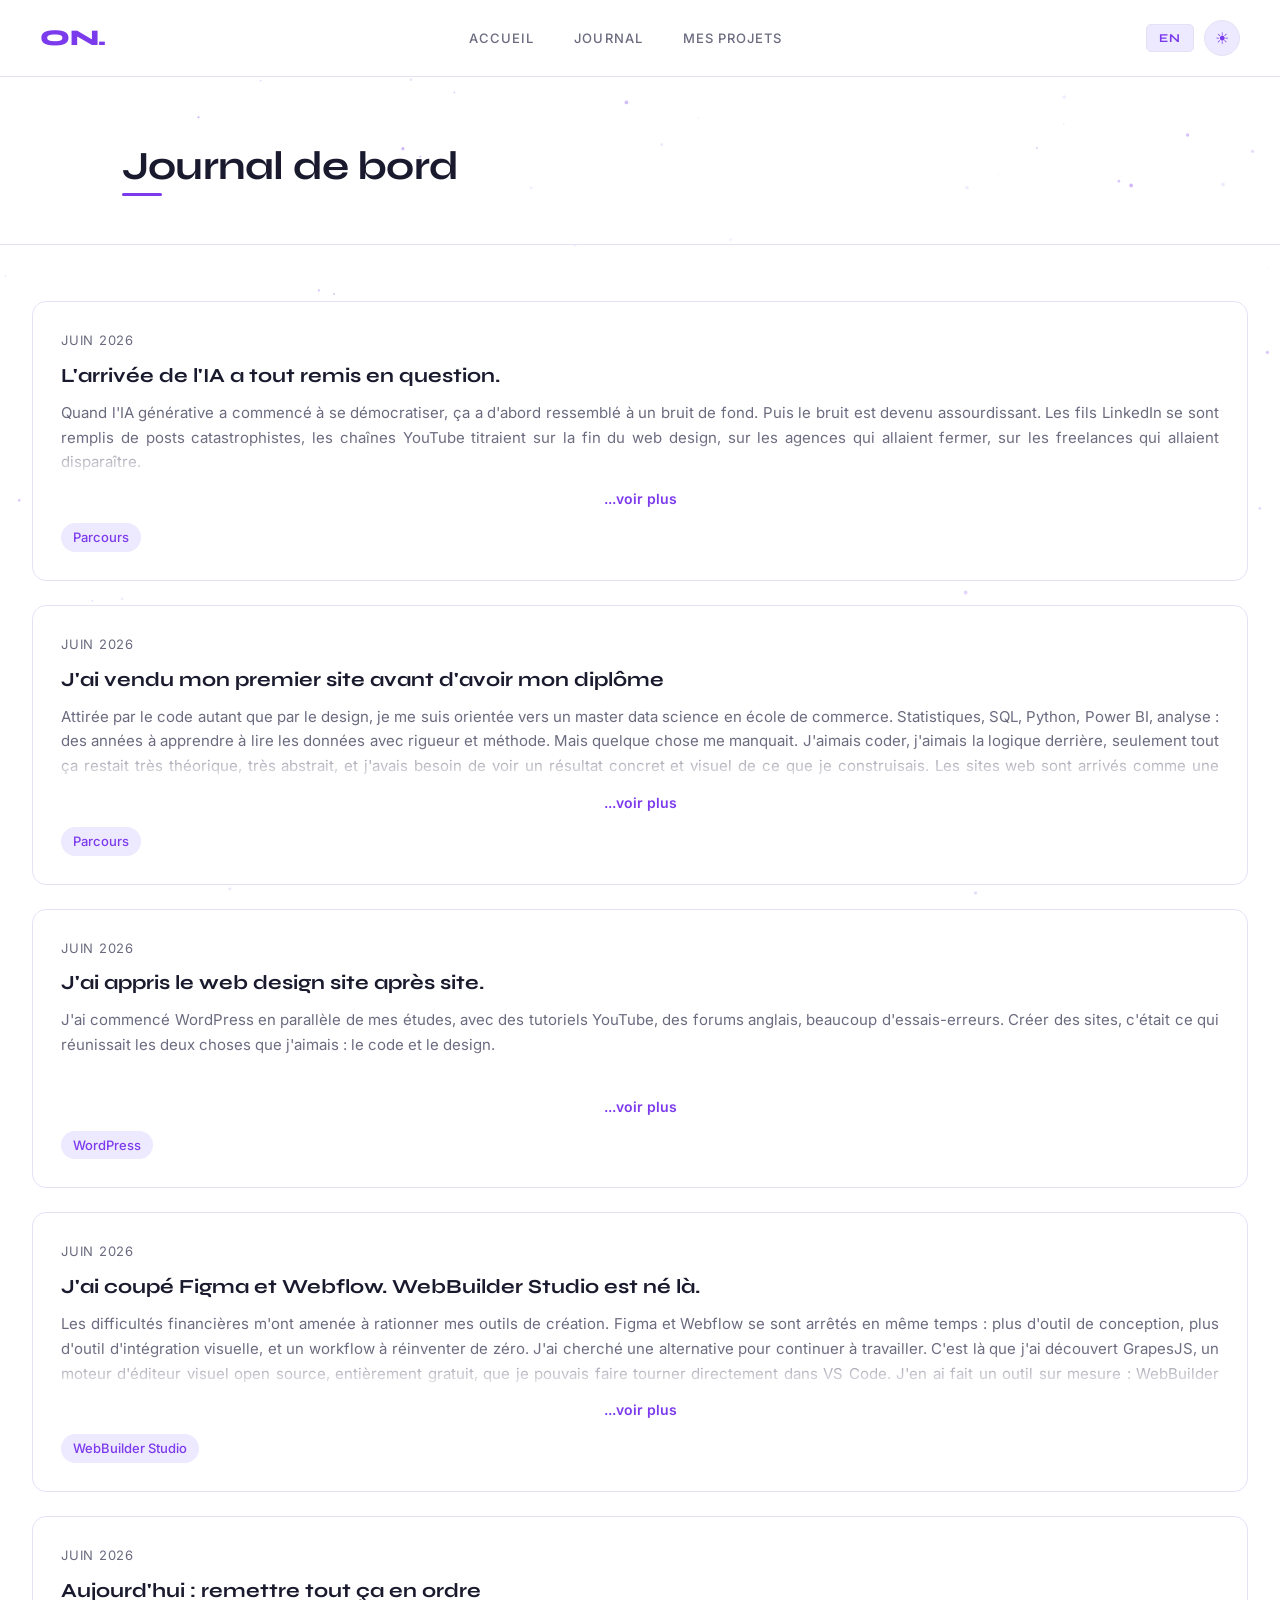
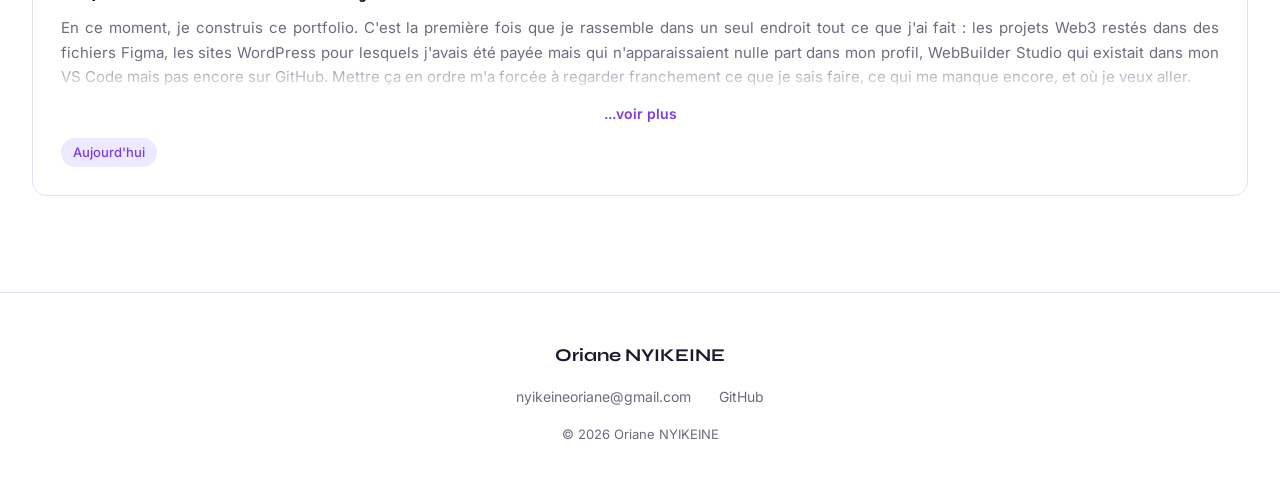
<file: webbuilder/journal-all-in-one.html>
<!DOCTYPE html>
<html lang="fr" data-theme="light" data-lang="fr">
<head>
  <meta charset="UTF-8">
  <meta name="viewport" content="width=device-width, initial-scale=1.0">
  <title>Journal — Oriane NYIKEINE</title>
  <style>
@import url('https://fonts.googleapis.com/css2?family=Syne:wght@400;600;700;800&family=Inter:wght@300;400;500&display=swap');

/* ===== VARIABLES ===== */
:root {
  --bg:           #ffffff;
  --bg-alt:       #ede9ff;
  --text:         #1a1a2e;
  --text-muted:   #6b6b80;
  --accent:       #7c3aed;
  --accent-soft:  #ede9fe;
  --border:       #e5e1f5;
  --card-bg:      #ffffff;
  --nav-bg:       rgba(255, 255, 255, 0.85);
  --shadow:       0 4px 32px rgba(124, 58, 237, 0.10);
  --t:            0.3s cubic-bezier(0.4, 0, 0.2, 1);
  --bg-glass:     rgba(255, 255, 255, 0.62);
  --glass-border: rgba(255, 255, 255, 0.35);
}

[data-theme="dark"] {
  --bg:           #0d0b17;
  --bg-alt:       #1e1245;
  --text:         #ede9fe;
  --text-muted:   #9490b0;
  --accent:       #a78bfa;
  --accent-soft:  #2d2b4e;
  --border:       #2d2b4e;
  --card-bg:      #18163a;
  --nav-bg:       rgba(13, 11, 23, 0.9);
  --shadow:       0 4px 32px rgba(167, 139, 250, 0.10);
  --bg-glass:     rgba(13, 11, 23, 0.62);
  --glass-border: rgba(255, 255, 255, 0.08);
}

/* ===== RESET ===== */
*, *::before, *::after { box-sizing: border-box; margin: 0; padding: 0; }

html { scroll-behavior: smooth; }

body {
  font-family: 'Inter', sans-serif;
  background-color: transparent;
  color: var(--text);
  line-height: 1.6;
  transition: color var(--t);
  min-height: 100vh;
  display: flex;
  flex-direction: column;
}

body::before {
  content: '';
  position: fixed;
  inset: 0;
  z-index: -2;
  background: var(--bg);
  transition: background var(--t);
}

#bg-canvas {
  position: fixed;
  inset: 0;
  z-index: -1;
  pointer-events: none;
}

h1, h2, h3, h4 {
  font-family: 'Syne', sans-serif;
  font-weight: 700;
  line-height: 1.1;
}

a { color: inherit; text-decoration: none; }

/* ===== BILINGUISME ===== */
[data-lang="en"] .lang-fr { display: none; }
[data-lang="fr"] .lang-en { display: none; }

/* ===== UTILITAIRES ===== */
.container {
  max-width: 1100px;
  margin: 0 auto;
  padding: 0 2rem;
}

.accent { color: var(--accent); }

/* ===== NAVIGATION ===== */
.nav {
  position: fixed;
  top: 0; left: 0; right: 0;
  z-index: 100;
  display: flex;
  align-items: center;
  justify-content: space-between;
  padding: 1.25rem 2.5rem;
  background: var(--nav-bg);
  backdrop-filter: blur(14px);
  -webkit-backdrop-filter: blur(14px);
  border-bottom: 1px solid var(--border);
  transition: background var(--t), border-color var(--t);
}

.nav-logo {
  font-family: 'Syne', sans-serif;
  font-weight: 800;
  font-size: 1.4rem;
  color: var(--accent);
  letter-spacing: -0.02em;
  transition: opacity var(--t);
}
.nav-logo:hover { opacity: 0.75; }

.nav-links {
  display: flex;
  gap: 2.5rem;
  list-style: none;
}

.nav-link {
  font-size: 0.8125rem;
  font-weight: 500;
  color: var(--text-muted);
  letter-spacing: 0.08em;
  text-transform: uppercase;
  transition: color var(--t);
  position: relative;
  padding-bottom: 2px;
}

.nav-link::after {
  content: '';
  position: absolute;
  bottom: -4px; left: 0;
  width: 0; height: 2px;
  background: var(--accent);
  transition: width var(--t);
  border-radius: 2px;
}

.nav-link:hover,
.nav-link.active { color: var(--text); }

.nav-link:hover::after,
.nav-link.active::after { width: 100%; }

.nav-controls {
  display: flex;
  align-items: center;
  gap: 0.625rem;
}

.btn-lang {
  font-family: 'Syne', sans-serif;
  font-size: 0.75rem;
  font-weight: 700;
  letter-spacing: 0.1em;
  background: var(--accent-soft);
  color: var(--accent);
  border: 1px solid var(--border);
  border-radius: 5px;
  padding: 0.35rem 0.75rem;
  cursor: pointer;
  transition: all var(--t);
}
.btn-lang:hover { background: var(--accent); color: white; border-color: var(--accent); }

.btn-theme {
  background: var(--accent-soft);
  border: 1px solid var(--border);
  border-radius: 50%;
  width: 36px; height: 36px;
  cursor: pointer;
  display: flex;
  align-items: center;
  justify-content: center;
  font-size: 1rem;
  transition: all var(--t);
  color: var(--accent);
}
.btn-theme:hover { background: var(--accent); color: white; border-color: var(--accent); }

[data-theme="light"] .icon-moon { display: none; }
[data-theme="dark"]  .icon-sun  { display: none; }

/* ===== HERO ===== */
.hero {
  min-height: 100vh;
  display: flex;
  align-items: center;
  gap: 4rem;
  padding: 7rem 2.5rem 4rem;
  max-width: 1100px;
  margin: 0 auto;
  width: 100%;
}

.hero-content { flex: 1; }

.hero-eyebrow {
  font-size: 0.8125rem;
  font-weight: 500;
  color: var(--text-muted);
  letter-spacing: 0.12em;
  text-transform: uppercase;
  margin-bottom: 1rem;
}

.hero-name {
  font-size: clamp(2.25rem, 5vw, 4rem);
  font-weight: 800;
  letter-spacing: -0.03em;
  line-height: 1;
  margin-bottom: 1rem;
}

.hero-title {
  font-family: 'Syne', sans-serif;
  font-size: clamp(1.1rem, 2.5vw, 1.4rem);
  font-weight: 600;
  color: var(--accent);
  margin-bottom: 1.5rem;
}


.hero-desc {
  font-size: 1.0625rem;
  color: var(--text-muted);
  line-height: 1.75;
  max-width: 460px;
  margin-bottom: 2.5rem;
  text-align: justify;
}

.hero-cta {
  display: flex;
  gap: 1rem;
  flex-wrap: wrap;
}

/* Boutons */
.btn {
  display: inline-flex;
  align-items: center;
  padding: 0.8rem 1.75rem;
  border-radius: 7px;
  font-family: 'Inter', sans-serif;
  font-size: 0.9375rem;
  font-weight: 500;
  cursor: pointer;
  transition: all var(--t);
  border: 2px solid transparent;
}

.btn-primary { background: var(--accent); color: white; }
.btn-primary:hover { background: transparent; border-color: var(--accent); color: var(--accent); }

.btn-ghost { background: transparent; border-color: var(--border); color: var(--text-muted); }
.btn-ghost:hover { border-color: var(--accent); color: var(--accent); }

/* Visuel hero */
.hero-visual {
  flex: 0 0 400px;
  position: relative;
  display: flex;
  align-items: center;
  justify-content: center;
  height: 500px;
}

.hero-blob {
  position: absolute;
  width: 360px; height: 440px;
  background: var(--accent-soft);
  border-radius: 60% 40% 55% 45% / 50% 55% 45% 50%;
  animation: blobMorph 9s ease-in-out infinite;
  transition: background var(--t);
}

@keyframes blobMorph {
  0%, 100% { border-radius: 60% 40% 55% 45% / 50% 55% 45% 50%; }
  25%       { border-radius: 45% 55% 40% 60% / 55% 45% 55% 45%; }
  50%       { border-radius: 55% 45% 60% 40% / 45% 55% 45% 55%; }
  75%       { border-radius: 40% 60% 45% 55% / 60% 40% 60% 40%; }
}

.hero-photo-frame {
  position: relative;
  width: 320px;
  height: 420px;
  border-radius: 160px 160px 130px 130px;
  overflow: hidden;
  box-shadow: 0 28px 72px rgba(124, 58, 237, 0.32);
  border: 3px solid var(--accent-soft);
  transition: border-color var(--t), box-shadow var(--t);
}

.hero-photo {
  width: 100%;
  height: 100%;
  object-fit: cover;
  object-position: center top;
  display: block;
  transition: transform 0.5s cubic-bezier(0.4, 0, 0.2, 1);
}

.hero-photo:hover { transform: scale(1.04); }

/* ===== EN-TÊTE DE PAGE (journal, work) ===== */
.page-header {
  padding: 9rem 0 3.5rem;
  border-bottom: 1px solid var(--border);
  transition: border-color var(--t);
}

.page-header .container { display: flex; flex-direction: column; gap: 0.75rem; }

.page-subtitle {
  font-size: 1.0625rem;
  color: var(--text-muted);
  max-width: 500px;
}

/* ===== TITRE DE SECTION ===== */
.section-title {
  font-size: clamp(1.75rem, 3.5vw, 2.5rem);
  letter-spacing: -0.02em;
  position: relative;
  display: inline-block;
}

.section-title::after {
  content: '';
  position: absolute;
  bottom: -8px; left: 0;
  width: 2.5rem; height: 3px;
  background: var(--accent);
  border-radius: 2px;
}

/* ===== SECTION À PROPOS ===== */
.about {
  padding: 7rem 0 8rem;
  background: var(--bg-alt);
  transition: background var(--t);
  position: relative;
  overflow: hidden;
}

.about-canvas {
  position: absolute;
  inset: 0;
  z-index: 0;
  pointer-events: none;
}

.about::before,
.about::after {
  content: '';
  position: absolute;
  left: 0; right: 0;
  height: 90px;
  pointer-events: none;
  z-index: 2;
}
.about::before {
  top: 0;
  background: linear-gradient(to bottom, var(--bg) 0%, transparent 100%);
}
.about::after {
  bottom: 0;
  background: linear-gradient(to top, var(--bg) 0%, transparent 100%);
}
.about > .container {
  position: relative;
  z-index: 3;
}

.about > .container > .section-title { margin-bottom: 3rem; }

.about-grid {
  display: grid;
  grid-template-columns: 1fr 1fr;
  gap: 5rem;
  align-items: start;
}

.about-text p {
  font-size: 1.0625rem;
  line-height: 1.8;
  color: var(--text-muted);
  margin-bottom: 1rem;
  text-align: justify;
}
.about-text p:last-child { margin-bottom: 0; }

/* Skills visualization */
.about-skills-viz {
  display: flex;
  flex-direction: column;
  gap: 0;
}

.skills-piste-header {
  margin-bottom: 1.5rem;
}
.skills-piste-label {
  font-size: 0.72rem;
  letter-spacing: 0.2em;
  text-transform: uppercase;
  color: var(--accent);
  display: block;
  margin-bottom: 0.4rem;
}
.skills-piste-title {
  font-family: 'Syne', sans-serif;
  font-size: 1.3rem;
  font-weight: 700;
  color: var(--text);
  margin-bottom: 0.3rem;
}
.skills-piste-desc {
  font-size: 0.875rem;
  color: var(--text-muted);
}

.skills-group-label {
  font-size: 0.72rem;
  letter-spacing: 0.18em;
  text-transform: uppercase;
  color: var(--text-muted);
  margin: 1.25rem 0 0.75rem;
}
.skills-group-label:first-of-type { margin-top: 0; }

.skill-viz-item { margin-bottom: 1.25rem; }
.skill-viz-meta {
  display: flex;
  justify-content: space-between;
  align-items: center;
  margin-bottom: 0.4rem;
}
.skill-viz-name  { font-size: 0.875rem; font-weight: 600; color: var(--text); }
.skill-viz-level { font-size: 0.75rem;  color: var(--text-muted); }

.skill-viz-track {
  height: 5px;
  background: rgba(124,58,237,0.12);
  border-radius: 10px;
  overflow: hidden;
}
.skill-viz-fill {
  height: 100%;
  border-radius: 10px;
  width: 0%;
  background: linear-gradient(90deg, #b45309, #f59e0b);
  transition: width 1.3s cubic-bezier(.4,0,.2,1);
}

/* IA block */
.skills-ia-block {
  background: rgba(124,58,237,0.07);
  border: 1px solid rgba(124,58,237,0.18);
  border-radius: 10px;
  padding: 0.875rem 1rem;
  margin: 1rem 0;
}
.skills-ia-text {
  font-size: 0.8125rem;
  color: var(--accent);
  font-style: italic;
  line-height: 1.55;
  margin-bottom: 0.625rem;
}

/* Bottom strip — 3 cartes */
.skills-bottom-strip {
  display: grid;
  grid-template-columns: repeat(3, 1fr);
  gap: 0.75rem;
  margin-top: 1.25rem;
}
.skills-strip-card {
  background: var(--card-bg);
  border: 1px solid var(--border);
  border-radius: 10px;
  padding: 0.875rem 0.875rem 1rem;
  transition: background var(--t), border-color var(--t);
}
.skills-strip-card h4 {
  font-size: 0.7rem;
  letter-spacing: 0.14em;
  text-transform: uppercase;
  color: var(--text-muted);
  margin-bottom: 0.75rem;
  font-family: 'Inter', sans-serif;
  font-weight: 600;
}
.strip-lang-item {
  display: flex;
  justify-content: space-between;
  font-size: 0.8125rem;
  margin-bottom: 0.4rem;
  color: var(--text);
}
.strip-lang-badge {
  font-size: 0.7rem;
  color: var(--text-muted);
}
.strip-soft-item {
  font-size: 0.75rem;
  color: var(--text-muted);
  display: flex;
  align-items: center;
  gap: 0.4rem;
  margin-bottom: 0.35rem;
}
.strip-soft-item::before {
  content: '';
  width: 4px; height: 4px;
  border-radius: 50%;
  background: var(--accent);
  flex-shrink: 0;
}
.strip-xp-item {
  font-size: 0.8rem;
  color: var(--text);
  line-height: 1.4;
  margin-bottom: 0.5rem;
}
.strip-xp-sub {
  font-size: 0.72rem;
  color: var(--text-muted);
}

/* Legacy skill tags (conservés) */
.skills-label {
  font-size: 0.8125rem;
  letter-spacing: 0.1em;
  text-transform: uppercase;
  color: var(--text-muted);
  margin-bottom: 1.25rem;
  font-family: 'Inter', sans-serif;
  font-weight: 600;
}
.skills-grid { display: flex; flex-wrap: wrap; gap: 0.625rem; }
.skill-tag {
  background: var(--accent-soft);
  color: var(--accent);
  border: 1px solid var(--border);
  padding: 0.4rem 1rem;
  border-radius: 100px;
  font-size: 0.875rem;
  font-weight: 500;
  transition: all var(--t);
}
.skill-tag:hover { background: var(--accent); color: white; border-color: var(--accent); }

@media (max-width: 768px) {
  .about-grid { grid-template-columns: 1fr; gap: 3rem; }
  .skills-bottom-strip { grid-template-columns: 1fr; }
}

/* ===== JOURNAL — GRILLE D'ARTICLES ===== */
.journal-main {
  padding: 3.5rem 0 6rem;
  flex: 1;
}

.journal-main .container {
  max-width: 1400px;
}

.journal-grid {
  display: flex;
  flex-direction: column;
  gap: 1.5rem;
  margin: 0 auto;
}

.article-card {
  background: var(--card-bg);
  border: 1px solid var(--border);
  border-radius: 14px;
  padding: 1.75rem;
  transition: all var(--t);
  cursor: pointer;
  display: flex;
  flex-direction: column;
}
.article-card:hover {
  border-color: var(--accent);
  transform: translateY(-5px);
  box-shadow: var(--shadow);
}

.article-date {
  font-size: 0.8125rem;
  color: var(--text-muted);
  letter-spacing: 0.06em;
  text-transform: uppercase;
  margin-bottom: 0.75rem;
}

.article-title {
  font-size: 1.25rem;
  font-family: 'Syne', sans-serif;
  font-weight: 700;
  margin-bottom: 0.75rem;
  line-height: 1.3;
}

.article-body {
  position: relative;
  max-height: 4.95rem;
  overflow: hidden;
  transition: max-height 0.45s cubic-bezier(0.4, 0, 0.2, 1);
  margin-bottom: 0.625rem;
}

.article-card.expanded .article-body {
  max-height: 600px;
}

.article-fade {
  position: absolute;
  bottom: 0; left: 0; right: 0;
  height: 2.5rem;
  background: linear-gradient(to bottom, transparent, var(--card-bg));
  pointer-events: none;
  transition: opacity 0.3s ease;
}

.article-card.expanded .article-fade { opacity: 0; }

.article-toggle {
  background: none;
  border: none;
  padding: 0;
  cursor: pointer;
  font-size: 0.875rem;
  font-weight: 600;
  color: var(--accent);
  font-family: 'Inter', sans-serif;
  margin-bottom: 1rem;
  display: block;
  transition: color var(--t);
}
.article-toggle:hover { color: var(--text); }

.toggle-less { display: none; }
.article-card.expanded .toggle-more { display: none; }
.article-card.expanded .toggle-less { display: inline; }

.article-title { cursor: pointer; }

.article-excerpt {
  font-size: 0.9375rem;
  color: var(--text-muted);
  line-height: 1.65;
  margin-bottom: 0;
  text-align: justify;
}


.article-link {
  color: var(--accent);
  text-decoration: underline;
  text-decoration-thickness: 1px;
  text-underline-offset: 3px;
  transition: opacity var(--t);
}
.article-link:hover { opacity: 0.7; }

.article-tag {
  display: inline-block;
  font-size: 0.8125rem;
  font-weight: 500;
  color: var(--accent);
  background: var(--accent-soft);
  padding: 0.25rem 0.75rem;
  border-radius: 100px;
  align-self: flex-start;
}

/* ===== MY WORK — CASE STUDIES ===== */
.work-main {
  padding: 2rem 0 6rem;
  flex: 1;
}

.project-section {
  padding: 5rem 0;
  border-bottom: 1px solid var(--border);
  transition: border-color var(--t);
}
.project-section:last-child { border-bottom: none; }

.project-layout {
  display: grid;
  grid-template-columns: 1.5fr 0.7fr;
  gap: 4rem;
  align-items: center;
}
.project-layout.reverse { grid-template-columns: 0.7fr 1.5fr; }
.project-layout.reverse .project-visual { order: 2; }
.project-layout.reverse .project-info  { order: 1; }

.project-visual {
  border-radius: 14px;
  overflow: hidden;
  box-shadow: 0 20px 60px rgba(0,0,0,0.12);
  aspect-ratio: 16/9;
  background: var(--bg-alt);
  position: relative;
  transition: box-shadow var(--t);
}
.project-visual:hover {
  box-shadow: 0 28px 80px rgba(124,58,237,0.18);
}
.project-screenshot {
  width: 100%; height: 100%;
  object-fit: cover; object-position: top;
  display: block;
  transition: transform 0.7s cubic-bezier(0.4,0,0.2,1);
}
.project-visual:hover .project-screenshot { transform: scale(1.03) translateY(-1%); }

.project-visual-placeholder {
  width: 100%; height: 100%;
  display: flex; align-items: center; justify-content: center;
  flex-direction: column; gap: 0.5rem;
}
.placeholder-logo {
  font-family: 'Syne', sans-serif;
  font-size: 2rem; font-weight: 800;
  letter-spacing: -0.03em;
  text-align: center; line-height: 1.2;
  color: rgba(0,0,0,0.45);
}
.placeholder-sub {
  font-size: 0.7rem; font-weight: 600;
  letter-spacing: 0.1em; text-transform: uppercase;
  color: rgba(0,0,0,0.3); text-align: center;
}

.project-num {
  font-family: 'Syne', sans-serif;
  font-size: 0.75rem; font-weight: 700;
  letter-spacing: 0.2em; text-transform: uppercase;
  color: var(--accent);
  display: block; margin-bottom: 0.875rem;
}
.project-name {
  font-size: clamp(1.6rem, 2.5vw, 2.2rem);
  letter-spacing: -0.02em; margin-bottom: 1.25rem;
}
.project-description {
  font-size: 1rem; color: var(--text-muted);
  line-height: 1.8; margin-bottom: 1.75rem;
}
.project-meta {
  display: flex; flex-direction: column; gap: 0.5rem;
  margin-bottom: 1.5rem; padding-bottom: 1.5rem;
  border-bottom: 1px solid var(--border);
  transition: border-color var(--t);
}
.meta-row { display: flex; gap: 0.75rem; font-size: 0.875rem; }
.meta-label { color: var(--text-muted); min-width: 65px; font-weight: 500; }
.meta-value { color: var(--text); }

.project-actions { display: flex; gap: 0.75rem; margin-top: 1.5rem; }

/* ===== ÉVENTAIL DE CARTES — HOME ===== */
/* ===== SCROLL HORIZONTAL PROJETS — HOME ===== */
.hscroll-section {
  padding: 4rem 0 3rem;
  overflow: hidden;
}
.hscroll-hint {
  text-align: center;
  font-size: 0.72rem;
  letter-spacing: 0.14em;
  text-transform: uppercase;
  color: rgba(107,107,128,0.4);
  margin-top: 1.75rem;
}
.hscroll-track-wrap {
  overflow: hidden;
  cursor: none;
  padding: 3rem 0 1.5rem;
  position: relative;
}
.hscroll-track-wrap::before,
.hscroll-track-wrap::after {
  content: '';
  position: absolute;
  top: 0; bottom: 0;
  width: 140px;
  z-index: 3;
  pointer-events: none;
}
.hscroll-track-wrap::before {
  left: 0;
  background: linear-gradient(to right, var(--bg) 0%, transparent 100%);
}
.hscroll-track-wrap::after {
  right: 0;
  background: linear-gradient(to left, var(--bg) 0%, transparent 100%);
}
.hscroll-track {
  display: flex;
  gap: 0;
  width: max-content;
  padding: 0 10vw;
  will-change: transform;
  transition: transform 0.08s linear;
}
.hscroll-card {
  width: 310px;
  flex-shrink: 0;
  border-radius: 14px;
  overflow: hidden;
  box-shadow: 0 10px 35px rgba(0,0,0,0.14);
  background: var(--card-bg);
  border: 1px solid var(--border);
  text-decoration: none;
  color: inherit;
  transition: transform 0.32s cubic-bezier(0.34,1.2,0.64,1),
              box-shadow 0.32s ease,
              border-color var(--t),
              z-index 0s;
  position: relative;
  z-index: 1;
  margin-left: -20px;
}
.hscroll-card:first-child { margin-left: 0; }
.hscroll-card:hover {
  transform: translateY(-24px) scale(1.06);
  z-index: 5;
  box-shadow: 0 30px 65px rgba(124,58,237,0.28);
  border-color: var(--accent);
}
.hscroll-img {
  height: 360px;
  overflow: hidden;
}
.hscroll-img img {
  width: 100%; height: 100%;
  object-fit: cover; object-position: top; display: block;
  transition: transform 0.4s ease;
}
.hscroll-card:hover .hscroll-img img { transform: scale(1.05); }
.hscroll-label {
  padding: 1rem 1rem 1.1rem;
  background: var(--card-bg);
  transition: background var(--t);
  text-align: center;
}
.hscroll-label p {
  font-family: 'Syne', sans-serif;
  font-size: 0.9rem; font-weight: 700;
  color: var(--text);
  white-space: nowrap; overflow: hidden; text-overflow: ellipsis;
  margin-bottom: 0.5rem;
}
.hscroll-tags {
  display: flex;
  flex-wrap: wrap;
  gap: 0.35rem;
  justify-content: center;
}

/* Curseur custom */
.hscroll-cursor {
  position: fixed;
  width: 44px; height: 44px;
  border-radius: 50%;
  background: var(--accent);
  opacity: 0;
  pointer-events: none;
  z-index: 1000;
  transform: translate(-50%, -50%);
  transition: opacity 0.2s ease, transform 0.1s ease;
  display: flex; align-items: center; justify-content: center;
  font-size: 1rem; color: #fff;
}
.hscroll-track-wrap:hover .hscroll-cursor { opacity: 1; }

/* Mobile : scroll natif */
@media (max-width: 768px) {
  .hscroll-track-wrap { overflow-x: auto; cursor: auto; -webkit-overflow-scrolling: touch; }
  .hscroll-track { transform: none !important; transition: none; padding: 0 1.25rem; }
  .hscroll-card { width: 200px; margin-left: 0; }
}

/* ===== MY WORK — GRILLE (conservée pour pages secondaires) ===== */

.work-grid {
  display: grid;
  grid-template-columns: repeat(auto-fill, minmax(300px, 1fr));
  gap: 1.75rem;
}

.project-card {
  background: var(--card-bg);
  border: 1px solid var(--border);
  border-radius: 14px;
  overflow: hidden;
  transition: all var(--t);
  display: flex;
  flex-direction: column;
}
.project-card:hover {
  border-color: var(--accent);
  transform: translateY(-5px);
  box-shadow: var(--shadow);
}

.project-thumb {
  height: 190px;
  background: var(--bg-alt);
  display: flex;
  align-items: center;
  justify-content: center;
  position: relative;
  overflow: hidden;
  transition: background var(--t);
}

.project-thumb-inner {
  display: flex;
  flex-direction: column;
  align-items: center;
  gap: 0.5rem;
}

.project-thumb-label {
  font-family: 'Syne', sans-serif;
  font-weight: 700;
  font-size: 0.875rem;
  color: var(--text-muted);
  letter-spacing: 0.08em;
  text-transform: uppercase;
}

.project-thumb-num {
  font-family: 'Syne', sans-serif;
  font-size: 3rem;
  font-weight: 800;
  color: var(--border);
  line-height: 1;
  transition: color var(--t);
}

.project-card:hover .project-thumb-num { color: var(--accent-soft); }

.project-body {
  padding: 1.5rem;
  flex: 1;
  display: flex;
  flex-direction: column;
}

.project-title {
  font-size: 1.25rem;
  font-family: 'Syne', sans-serif;
  font-weight: 700;
  margin-bottom: 0.5rem;
}

.project-desc {
  font-size: 0.9375rem;
  color: var(--text-muted);
  line-height: 1.65;
  flex: 1;
  margin-bottom: 1.25rem;
}

.project-tags {
  display: flex;
  flex-wrap: wrap;
  gap: 0.5rem;
  margin-bottom: 1.25rem;
}

.project-tag {
  font-size: 0.8125rem;
  font-weight: 500;
  color: var(--accent);
  background: var(--accent-soft);
  padding: 0.2rem 0.65rem;
  border-radius: 5px;
}

.project-links {
  display: flex;
  gap: 0.75rem;
  margin-top: auto;
}

.project-link {
  font-size: 0.875rem;
  font-weight: 500;
  color: var(--text-muted);
  border: 1px solid var(--border);
  padding: 0.375rem 0.875rem;
  border-radius: 5px;
  transition: all var(--t);
}
.project-link:hover { color: var(--accent); border-color: var(--accent); }
.project-link.disabled { opacity: 0.4; pointer-events: none; cursor: not-allowed; }

/* ===== WEBBUILDER STUDIO ===== */
.wbs-section {
  height: 700vh;
  position: relative;
}
.wbs-pin {
  position: sticky;
  top: 0;
  height: 100vh;
  overflow: visible;
  display: flex;
  flex-direction: column;
}
.wbs-visual {
  width: 100%;
  height: 100vh;
  border-radius: 0;
  overflow: hidden;
  box-shadow: none;
  flex-shrink: 0;
  will-change: height, border-radius, box-shadow;
  background: var(--bg);
  display: flex;
  align-items: center;
  justify-content: center;
}
.wbs-screenshot {
  width: 100%;
  height: 100%;
  object-fit: contain;
  object-position: center;
  display: block;
  will-change: transform;
}
.wbs-text {
  position: relative;
  z-index: 2;
  backdrop-filter: blur(16px);
  -webkit-backdrop-filter: blur(16px);
  background: var(--bg-glass);
  border: 1px solid var(--glass-border);
  border-radius: 16px 16px 0 0;
  padding: 2.5rem 3rem;
  flex-shrink: 0;
  will-change: transform;
  transform: translateY(120px);
}
.wbs-label {
  font-size: 0.72rem;
  letter-spacing: 0.2em;
  text-transform: uppercase;
  color: var(--accent);
  display: block;
  margin-bottom: 0.75rem;
}
.wbs-title {
  font-family: 'Syne', sans-serif;
  font-size: clamp(1.75rem, 3vw, 2.5rem);
  font-weight: 700;
  letter-spacing: -0.02em;
  margin-bottom: 1.5rem;
}
.wbs-text p {
  font-size: 1rem;
  line-height: 1.8;
  color: var(--text-muted);
  margin-bottom: 1rem;
  text-align: justify;
}

@media (max-width: 768px) {
  .wbs-section { height: auto; }
  .wbs-pin { position: static; height: auto; }
  .wbs-visual { height: 55vw; }
  .wbs-text { transform: translateY(-40px); }
}

/* ===== FOOTER ===== */
.footer {
  padding: 3rem 0;
  border-top: 1px solid var(--border);
  transition: border-color var(--t);
}

.footer .container {
  display: flex;
  flex-direction: column;
  align-items: center;
  gap: 1rem;
  text-align: center;
}

.footer-name {
  font-family: 'Syne', sans-serif;
  font-weight: 700;
  font-size: 1.125rem;
}

.footer-links { display: flex; gap: 1.75rem; }

.footer-link {
  font-size: 0.875rem;
  color: var(--text-muted);
  transition: color var(--t);
  position: relative;
}
.footer-link::after {
  content: '';
  position: absolute;
  bottom: -2px; left: 0;
  width: 0; height: 1px;
  background: var(--accent);
  transition: width var(--t);
}
.footer-link:hover { color: var(--accent); }
.footer-link:hover::after { width: 100%; }

.footer-copy {
  font-size: 0.8125rem;
  color: var(--text-muted);
}

/* ===== RESPONSIVE ===== */
@media (max-width: 768px) {
  .nav { padding: 1rem 1.5rem; }
  .nav-links { display: none; }

  .hero {
    flex-direction: column-reverse;
    padding: 6rem 1.5rem 3rem;
    text-align: center;
    gap: 2rem;
    min-height: auto;
    padding-top: 7rem;
  }

  .hero-desc { margin: 0 auto 2.5rem; }
  .hero-cta { justify-content: center; }

  .hero-visual       { flex: 0 0 240px; height: 300px; }
  .hero-blob         { width: 220px; height: 270px; }
  .hero-photo-frame  { width: 200px; height: 265px; }

  .about-grid { grid-template-columns: 1fr; gap: 2.5rem; }
  .container  { padding: 0 1.25rem; }

  .project-layout,
  .project-layout.reverse {
    grid-template-columns: 1fr;
    gap: 2rem;
  }
  .project-layout.reverse .project-visual { order: 0; }
  .project-layout.reverse .project-info  { order: 0; }

  .cards-deck { gap: 0.875rem; }
  .preview-card { width: 140px; }
  .preview-card-thumb { height: 85px; }
}

@media (max-width: 480px) {
  .hero-name { font-size: 2.75rem; }
}

  </style>
</head>
<body>
<canvas id="bg-canvas"></canvas>

  <!-- ===== NAVIGATION ===== -->
  <nav class="nav">
    <a href="index.html" class="nav-logo">ON.</a>

    <ul class="nav-links">
      <li>
        <a href="index.html" class="nav-link">
          <span class="lang-fr">Accueil</span>
          <span class="lang-en">Home</span>
        </a>
      </li>
      <li>
        <a href="journal.html" class="nav-link active">
          <span class="lang-fr">Journal</span>
          <span class="lang-en">Journal</span>
        </a>
      </li>
      <li>
        <a href="work.html" class="nav-link">
          <span class="lang-fr">Mes projets</span>
          <span class="lang-en">My Work</span>
        </a>
      </li>
    </ul>

    <div class="nav-controls">
      <button class="btn-lang" id="langToggle" aria-label="Changer la langue">EN</button>
      <button class="btn-theme" id="themeToggle" aria-label="Changer le thème">
        <span class="icon-sun">☀</span>
        <span class="icon-moon">☽</span>
      </button>
    </div>
  </nav>

  <!-- ===== EN-TÊTE ===== -->
  <header class="page-header">
    <div class="container">
      <h1 class="section-title">
        <span class="lang-fr">Journal de bord</span>
        <span class="lang-en">Journal</span>
      </h1>
    </div>
  </header>

  <!-- ===== ARTICLES ===== -->
  <main class="journal-main">
    <div class="container">
      <div class="journal-grid">

        <!-- Article 1 — L'IA -->
        <article class="article-card">
          <p class="article-date"><span class="lang-fr">Juin 2026</span><span class="lang-en">June 2026</span></p>
          <h2 class="article-title">
            <span class="lang-fr">L'arrivée de l'IA a tout remis en question.</span>
            <span class="lang-en">The arrival of AI put everything in question.</span>
          </h2>
          <div class="article-body">
            <p class="article-excerpt">
              <span class="lang-fr">Quand l'IA générative a commencé à se démocratiser, ça a d'abord ressemblé à un bruit de fond. Puis le bruit est devenu assourdissant. Les fils LinkedIn se sont remplis de posts catastrophistes, les chaînes YouTube titraient sur la fin du web design, sur les agences qui allaient fermer, sur les freelances qui allaient disparaître.<br><br>J'étais en train de construire une activité autour de la création de sites. La question de me réorienter s'est posée, je ne vais pas prétendre le contraire. Pendant un moment, je n'étais pas sûre que ce que je construisais avait encore un sens. Ce qui m'en a sortie, c'est d'avoir décidé de tester plutôt que de croire les titres. Je me suis renseignée sur Claude Code, je l'ai installé pour comprendre ce qu'il avait dans le ventre, voir de quoi il était capable. Et je suis, un peu malgré moi, « tombée dans la marmite ». J'ai assez vite compris que les discours alarmistes grossissaient le trait. Claude peut en effet créer de très beaux sites, des landing pages propres et bien construites. J'en ai moi-même fait l'expérience en créant <a href="work.html" class="article-link">une landing page from scratch</a>, et le résultat était solide.<br><br>Mais on se rend très vite compte que lorsqu'on rentre dans un travail plus complexe, un site avec un vrai CMS, une architecture SEO travaillée, un système de contenu qui doit tenir dans la durée, les limites apparaissent. Les premières versions produites sans direction précise tombent dans ce qu'on appelle l'"AI slop" : techniquement propre, mais très générique, sans cohérence de marque, sans intention visible.<br><br>Ce que j'ai compris à ce stade, c'est qu'utiliser Claude Code comme un générateur automatique de sites est une très mauvaise façon de l'aborder. Bien managé, avec un brief précis, il génère une première version correcte. Cette version doit ensuite passer dans un outil d'édition visuel comme Webflow pour être retravaillée composant par composant, jusqu'à effacer l'effet générique et obtenir quelque chose de propre, cohérent et professionnel. Il élimine la page blanche, accélère les phases d'exploration, et libère de l'espace pour se concentrer sur ce qui demande un vrai jugement : les choix de design, la cohérence du message, la qualité finale. J'ai donc intégré Claude Code dans mon workflow pour ces raisons.</span>
              <span class="lang-en">When generative AI started going mainstream, it first felt like background noise. Then the noise became overwhelming. LinkedIn feeds filled with catastrophist posts, YouTube channels ran headlines about the end of web design, agencies closing, freelancers disappearing.<br><br>I was in the middle of building an activity around website creation. The question of changing direction came up, and I'm not going to pretend it didn't. For a while, I wasn't sure what I was building still made sense. What pulled me out of that was deciding to test things rather than believe the headlines. I looked into Claude Code, installed it to understand what it had under the hood, see what it was capable of. And I fell in, almost despite myself. I fairly quickly understood that the alarmist narratives were exaggerating. Claude can in fact create genuinely beautiful sites, clean and well-structured landing pages. I experienced it myself by building <a href="work.html" class="article-link">one from scratch</a>, and the result was solid.<br><br>But you realise very quickly that when you get into something more complex, a site with a real CMS, a structured SEO architecture, a content system that needs to hold up over time, the limits show up. The first versions produced without precise direction fall into what's called "AI slop": technically clean, but very generic, without brand coherence, without visible intention.<br><br>What I understood at that point is that using Claude Code as an automatic site generator is entirely the wrong approach. Used properly, with a precise brief, it generates a first working version. That version then needs to go through a visual editing tool like Webflow, reworked component by component, until the generic effect is gone and what's left is clean, coherent, and professional. It eliminates the blank page, accelerates the exploration phase, and frees up space to focus on what requires real judgment: design choices, message coherence, final quality. I've therefore integrated Claude Code into my workflow for these reasons.</span>
            </p>
            <div class="article-fade"></div>
          </div>
          <button class="article-toggle">
            <span class="lang-fr"><span class="toggle-more">...voir plus</span><span class="toggle-less">voir moins</span></span>
            <span class="lang-en"><span class="toggle-more">...see more</span><span class="toggle-less">see less</span></span>
          </button>
          <span class="article-tag"><span class="lang-fr">Parcours</span><span class="lang-en">Journey</span></span>
        </article>

        <!-- Article 2 — Formation + micro-entreprise -->
        <article class="article-card">
          <p class="article-date"><span class="lang-fr">Juin 2026</span><span class="lang-en">June 2026</span></p>
          <h2 class="article-title">
            <span class="lang-fr">J'ai vendu mon premier site avant d'avoir mon diplôme</span>
            <span class="lang-en">I sold my first site before I graduated</span>
          </h2>
          <div class="article-body">
            <p class="article-excerpt">
              <span class="lang-fr">Attirée par le code autant que par le design, je me suis orientée vers un master data science en école de commerce. Statistiques, SQL, Python, Power BI, analyse : des années à apprendre à lire les données avec rigueur et méthode. Mais quelque chose me manquait. J'aimais coder, j'aimais la logique derrière, seulement tout ça restait très théorique, très abstrait, et j'avais besoin de voir un résultat concret et visuel de ce que je construisais. Les sites web sont arrivés comme une évidence : un terrain où le code rencontre le design, où ce qu'on écrit prend une forme visible.<br><br>J'ai alors appris en autodidacte le HTML, le CSS et le JavaScript pour comprendre comment les sites étaient construits en profondeur. WordPress est venu dans la foulée : un outil no-code intuitif, des plugins pour tout, et un écosystème SEO déjà très complet. C'est lui qui m'a permis de créer rapidement mes premiers sites clients et de décrocher mes premiers contrats. C'est à cette même période que j'ai commencé à apprendre Figma, d'abord pour maîtriser l'outil, explorer ses méthodes, sans encore savoir exactement où ça allait me mener. Entre les examens et le rendu de thèse, j'ai livré mon premier site avant même d'avoir décroché mon diplôme.<br><br>Après ma thèse, j'ai pu aller plus loin. C'est là que j'ai découvert Webflow : un outil low-code pensé pour les designers, mais qui demande des mois à prendre en main entre les bonnes pratiques, le CMS, la logique de construction. En apprenant Webflow, j'ai aussi mesuré les limites de mes designs Figma de l'époque : j'avais fait au mieux, mais sans connaître l'outil de destination, certains choix rendaient l'intégration plus complexe. C'est cet écart qui m'a appris à créer avec une vision esthétique tout en respectant les contraintes du développement.</span>
              <span class="lang-en">Drawn to code as much as design, I went into a data science master's at business school. Statistics, SQL, Python, Power BI, analysis: years of learning to read data with rigour and method. But something was missing. I loved coding, I loved the logic behind it, only all of that stayed very theoretical, very abstract, and I needed to see a concrete, visual result of what I was building. Websites arrived as the obvious answer: a space where code meets design, where what you write takes a visible form.<br><br>I then taught myself HTML, CSS, and JavaScript to understand how sites were built at a deeper level. WordPress came right after: an intuitive no-code tool, plugins for everything, and an already very complete SEO ecosystem. It's what allowed me to create my first client sites quickly and land my first contracts. It was during that same period that I started learning Figma, at first just to master the tool, explore its methods, without quite knowing where it would take me. Between exams and submitting my thesis, I delivered my first site before I'd even graduated.<br><br>After finishing my thesis, I was able to go further. That's when I discovered Webflow: a low-code tool built for designers, but one that takes months to get right between best practices, the CMS, the build logic. Learning Webflow also showed me the limits of my Figma designs from that period: I'd done my best, but without knowing the destination tool, some choices made the integration more complex. That gap is what taught me to create with an aesthetic vision while keeping the development constraints in mind.</span>
            </p>
            <div class="article-fade"></div>
          </div>
          <button class="article-toggle">
            <span class="lang-fr"><span class="toggle-more">...voir plus</span><span class="toggle-less">voir moins</span></span>
            <span class="lang-en"><span class="toggle-more">...see more</span><span class="toggle-less">see less</span></span>
          </button>
          <span class="article-tag"><span class="lang-fr">Parcours</span><span class="lang-en">Journey</span></span>
        </article>

        <!-- Article 3 — Six sites WordPress -->
        <article class="article-card">
          <p class="article-date"><span class="lang-fr">Juin 2026</span><span class="lang-en">June 2026</span></p>
          <h2 class="article-title">
            <span class="lang-fr">J'ai appris le web design site après site.</span>
            <span class="lang-en">I learned web design one site at a time.</span>
          </h2>
          <div class="article-body">
            <p class="article-excerpt">
              <span class="lang-fr">J'ai commencé WordPress en parallèle de mes études, avec des tutoriels YouTube, des forums anglais, beaucoup d'essais-erreurs. Créer des sites, c'était ce qui réunissait les deux choses que j'aimais : le code et le design.<br><br>Dès le début, j'ai compris qu'on ne fait pas un site pour la beauté du site. On le fait pour être trouvé sur Google, amener des visiteurs, <strong style="color:var(--accent)">convertir</strong>. La visibilité prime sur tout le reste. Au-delà des designs appréciables, j'ai énormément travaillé sur ce qu'on ne voit pas : le SEO technique et éditorial, les performances, le maillage interne. J'ai vu concrètement comment chaque optimisation se traduit en résultats dans la Search Console. Ma formation en data science était un véritable atout : en data, l'objectif est toujours le même, améliorer une performance, optimiser un résultat. Je m'en suis servie pleinement ici.<br><br>Je n'ai jamais suivi de cours de web design. J'ai appris sur le terrain, en construisant, en cassant des choses, en reprenant depuis le début. C'est ce chemin-là qui m'a permis de créer mes propres process : un mode de travail, une organisation, un workflow qui m'appartiennent. Ça a pris du temps, mais aujourd'hui je sais exactement ce qu'il faut faire et ce qu'il faut éviter.</span>
              <span class="lang-en">I started with WordPress alongside my studies: YouTube tutorials, English-language forums, a lot of trial and error. Building sites was what brought together the two things I loved: code and design.<br><br>From the beginning, I understood that you don't build a site for the beauty of the site. You build it to be found on Google, to bring in visitors, to <strong style="color:var(--accent)">convert</strong>. Visibility comes first. Beyond creating something worth looking at, I spent a lot of time working on what you don't see: technical and editorial SEO, performance, internal linking. I saw concretely how each optimisation translates into results in the Search Console. My data science training was a genuine asset: in data, the goal is always the same, improve a performance, optimise a result. I put that fully to work here.<br><br>I never took a web design course. I learned in the field, by building, breaking things, starting over. That's the path that let me build my own processes: a way of working, an organisation, a workflow that belongs to me. It took time, but today I know exactly what needs to be done and what needs to be avoided.</span>
            </p>
            <div class="article-fade"></div>
          </div>
          <button class="article-toggle">
            <span class="lang-fr"><span class="toggle-more">...voir plus</span><span class="toggle-less">voir moins</span></span>
            <span class="lang-en"><span class="toggle-more">...see more</span><span class="toggle-less">see less</span></span>
          </button>
          <span class="article-tag">WordPress</span>
        </article>

        <!-- Article 4 — WebBuilder Studio -->
        <article class="article-card">
          <p class="article-date"><span class="lang-fr">Juin 2026</span><span class="lang-en">June 2026</span></p>
          <h2 class="article-title">
            <span class="lang-fr">J'ai coupé Figma et Webflow. WebBuilder Studio est né là.</span>
            <span class="lang-en">I cut Figma and Webflow. WebBuilder Studio was born from that.</span>
          </h2>
          <div class="article-body">
            <p class="article-excerpt">
              <span class="lang-fr">Les difficultés financières m'ont amenée à rationner mes outils de création. Figma et Webflow se sont arrêtés en même temps : plus d'outil de conception, plus d'outil d'intégration visuelle, et un workflow à réinventer de zéro. J'ai cherché une alternative pour continuer à travailler. C'est là que j'ai découvert GrapesJS, un moteur d'éditeur visuel open source, entièrement gratuit, que je pouvais faire tourner directement dans VS Code. J'en ai fait un outil sur mesure : WebBuilder Studio. Ce n'était pas tout à fait dans mes plans. Mais construire un outil complexe à partir d'une contrainte m'a beaucoup appris. Il y a quelque chose de particulier dans le fait de devoir comprendre chaque composant assez profondément pour le construire à partir de rien, plutôt que de se contenter de le paramétrer. WebBuilder Studio est devenu à la fois un outil de travail, un laboratoire et un projet en soi. Aujourd'hui il fait tourner un éditeur visuel complet dans VS Code : bibliothèque de blocs, panneau de styles, export HTML propre. C'est un outil complètement fonctionnel. Il est taillé sur mesure pour mon workflow. Il n'a pas vocation à devenir un produit.<br><br>Le code qu'il y a dessous n'est pas encore tout à fait ce qu'il devrait être, et je le sais. Je construis quelque chose de complexe dans un domaine qui n'est pas le mien au départ. Au même titre que ma formation autodidacte sur les sites WordPress, le codage HTML, CSS, JavaScript, Figma et Webflow, j'apprends en faisant des erreurs, je les corrige et je recommence. C'est pour ça que je le vois comme un « bac à sable » autant que comme un outil de travail : il m'apprend les bonnes pratiques, la logique d'un code propre qui tient dans le temps. C'est un travail de longue haleine, mais c'est extrêmement formateur.<br><br>Il fait figure d'exception dans mon parcours professionnel. Dans ma page Mes projets, j'ai choisi de ne pas le présenter : cette page est faite pour les sites que j'ai créés ou designés, et WebBuilder Studio sort complètement du lot. J'ai donc choisi d'en parler ici, dans le journal, et dans ma page d'accueil où je décris mon workflow. Il fait partie de mon quotidien. J'ai beaucoup d'ambition pour ce projet. Il fera l'objet d'autres articles à l'avenir, autant sur les nouvelles features et les améliorations continues que sur ce qu'il m'apporte en temps gagné et en travail accompli.</span>
              <span class="lang-en">Financial difficulties pushed me to ration my creation tools. Figma and Webflow stopped at the same time: no more design tool, no more visual integration tool, and a workflow to reinvent from scratch. I looked for an alternative to keep working. That's when I discovered GrapesJS, an open source visual editor engine, completely free, that I could run directly in VS Code. I turned it into a bespoke tool: WebBuilder Studio. It wasn't quite in the plan. But building a complex tool out of a constraint taught me a lot. There's something particular about having to understand each component deeply enough to build it from nothing, rather than just configuring it. WebBuilder Studio became a work tool, a lab and a project in its own right. Today it runs a full visual editor inside VS Code: block library, style panel, clean HTML export. It's a fully functional tool. It's tailored to my workflow. It's not meant to become a product.<br><br>The code underneath isn't quite what it should be yet, and I know it. I'm building something complex in a domain that isn't mine to begin with. Just like my self-taught learning across WordPress sites, HTML, CSS, JavaScript, Figma and Webflow, I learn by making mistakes, correcting them and starting over. That's why I see it as a "sandbox" as much as a work tool: it teaches me good practices, the logic of clean code that holds up over time. It's a long-haul project, but an incredibly formative one.<br><br>It stands out as an exception in my professional journey. In my Work page, I chose not to include it: that page is for the sites I've built or designed, and WebBuilder Studio is something else entirely. So I chose to talk about it here, in the journal, and on my homepage where I describe my workflow. It's part of my daily life. I have big ambitions for this project. It will be the subject of future articles, both on the new features I add and the ongoing improvements, and on what it brings me in time saved and work done.</span>
            </p>
            <div class="article-fade"></div>
          </div>
          <button class="article-toggle">
            <span class="lang-fr"><span class="toggle-more">...voir plus</span><span class="toggle-less">voir moins</span></span>
            <span class="lang-en"><span class="toggle-more">...see more</span><span class="toggle-less">see less</span></span>
          </button>
          <span class="article-tag">WebBuilder Studio</span>
        </article>

        <!-- Article 5 — Aujourd'hui -->
        <article class="article-card">
          <p class="article-date"><span class="lang-fr">Juin 2026</span><span class="lang-en">June 2026</span></p>
          <h2 class="article-title">
            <span class="lang-fr">Aujourd'hui : remettre tout ça en ordre</span>
            <span class="lang-en">Today: putting it all in order</span>
          </h2>
          <div class="article-body">
            <p class="article-excerpt">
              <span class="lang-fr">En ce moment, je construis ce portfolio. C'est la première fois que je rassemble dans un seul endroit tout ce que j'ai fait : les projets Web3 restés dans des fichiers Figma, les sites WordPress pour lesquels j'avais été payée mais qui n'apparaissaient nulle part dans mon profil, WebBuilder Studio qui existait dans mon VS Code mais pas encore sur GitHub. Mettre ça en ordre m'a forcée à regarder franchement ce que je sais faire, ce qui me manque encore, et où je veux aller.<br><br>La prochaine étape concrète : pousser WebBuilder Studio sur GitHub. Pour que le projet existe vraiment, pas juste dans mon environnement local.<br><br>Après ça, continuer à construire. Des clients, des projets, des compétences. Je suis disponible pour du freelance ou un emploi remote en web et design. Ce portfolio n'est pas encore fini. Aucun bon portfolio ne l'est jamais vraiment.</span>
              <span class="lang-en">Right now, I'm building this portfolio. It's the first time I've gathered everything I've done into one place: the Web3 projects that stayed in Figma files, the WordPress sites I'd been paid for but that didn't appear anywhere in my profile, WebBuilder Studio that existed in my VS Code but not yet on GitHub. Pulling all of this together forced me to look honestly at what I know how to do, what I still lack, and where I want to go.<br><br>The next concrete step: pushing WebBuilder Studio to GitHub. For the project to actually exist, not just in my local environment.<br><br>After that, keep building. Clients, projects, skills. I'm available for freelance work or a remote position in web and design. This portfolio isn't finished yet. No good portfolio ever really is.</span>
            </p>
            <div class="article-fade"></div>
          </div>
          <button class="article-toggle">
            <span class="lang-fr"><span class="toggle-more">...voir plus</span><span class="toggle-less">voir moins</span></span>
            <span class="lang-en"><span class="toggle-more">...see more</span><span class="toggle-less">see less</span></span>
          </button>
          <span class="article-tag"><span class="lang-fr">Aujourd'hui</span><span class="lang-en">Today</span></span>
        </article>

      </div>
    </div>
  </main>

  <!-- ===== FOOTER ===== -->
  <footer class="footer">
    <div class="container">
      <p class="footer-name">Oriane NYIKEINE</p>
      <div class="footer-links">
        <a href="mailto:nyikeineoriane@gmail.com" class="footer-link">nyikeineoriane@gmail.com</a>
        <a href="https://github.com/oriane-nyikeine" target="_blank" rel="noopener" class="footer-link">GitHub</a>
      </div>
      <p class="footer-copy">© 2026 Oriane NYIKEINE</p>
    </div>
  </footer>

  <script>
// ===== THÈME LIGHT / DARK =====
const html        = document.documentElement;
const themeToggle = document.getElementById('themeToggle');

const savedTheme = localStorage.getItem('theme') || 'light';
html.setAttribute('data-theme', savedTheme);

themeToggle?.addEventListener('click', () => {
  const next = html.getAttribute('data-theme') === 'dark' ? 'light' : 'dark';
  html.setAttribute('data-theme', next);
  localStorage.setItem('theme', next);
});

// ===== LANGUE FR / EN =====
const langToggle = document.getElementById('langToggle');

const savedLang = localStorage.getItem('lang') || 'fr';
html.setAttribute('data-lang', savedLang);
if (langToggle) langToggle.textContent = savedLang === 'fr' ? 'EN' : 'FR';

langToggle?.addEventListener('click', () => {
  const next = html.getAttribute('data-lang') === 'fr' ? 'en' : 'fr';
  html.setAttribute('data-lang', next);
  localStorage.setItem('lang', next);
  langToggle.textContent = next === 'fr' ? 'EN' : 'FR';
});

// ===== CANVAS DE FOND GLOBAL =====
(function () {
  const canvas = document.getElementById('bg-canvas');
  if (!canvas) return;
  const ctx = canvas.getContext('2d');
  let W, H, particles = [];
  let accentRgb = '124,58,237';

  function updateColor() {
    const dark = document.documentElement.getAttribute('data-theme') === 'dark';
    accentRgb = dark ? '167,139,250' : '124,58,237';
  }

  new MutationObserver(updateColor).observe(
    document.documentElement,
    { attributes: true, attributeFilter: ['data-theme'] }
  );
  updateColor();

  function resize() {
    W = canvas.width  = window.innerWidth;
    H = canvas.height = window.innerHeight;
  }

  class Particle {
    constructor() { this.reset(true); }
    reset(init) {
      this.x       = Math.random() * W;
      this.y       = init ? Math.random() * H : H + 10;
      this.r       = Math.random() * 1.6 + 0.4;
      this.speed   = Math.random() * 0.28 + 0.06;
      this.opacity = Math.random() * 0.32 + 0.06;
      this.drift   = (Math.random() - 0.5) * 0.18;
    }
    update() {
      this.y -= this.speed;
      this.x += this.drift;
      if (this.y < -10) this.reset(false);
    }
    draw() {
      ctx.beginPath();
      ctx.arc(this.x, this.y, this.r, 0, Math.PI * 2);
      ctx.fillStyle = `rgba(${accentRgb},${this.opacity})`;
      ctx.fill();
    }
  }

  function animate() {
    ctx.clearRect(0, 0, W, H);
    particles.forEach(p => { p.update(); p.draw(); });
    requestAnimationFrame(animate);
  }

  resize();
  particles = Array.from({ length: 100 }, () => new Particle());
  animate();
  window.addEventListener('resize', resize);
})();

// ===== SCROLL HORIZONTAL PILOTÉ PAR LA SOURIS =====
(function () {
  const wrap  = document.getElementById('hscrollWrap');
  const track = document.getElementById('hscrollTrack');
  if (!wrap || !track) return;

  let target = 0;
  let current = 0;
  let raf = null;

  function lerp(a, b, t) { return a + (b - a) * t; }

  wrap.addEventListener('mousemove', (e) => {
    const rect     = wrap.getBoundingClientRect();
    const ratio    = (e.clientX - rect.left) / rect.width;          // 0 → 1
    const maxShift = track.scrollWidth - wrap.clientWidth;
    target = ratio * maxShift;
  });

  wrap.addEventListener('mouseleave', () => {
    // Garder la position actuelle à la sortie
    target = current;
  });

  function animate() {
    current = lerp(current, target, 0.07);
    track.style.transform = `translateX(-${current}px)`;
    raf = requestAnimationFrame(animate);
  }
  animate();
})();

// ===== PARTICULES — SECTION ABOUT =====
(function () {
  const canvas = document.getElementById('aboutCanvas');
  if (!canvas) return;
  const ctx = canvas.getContext('2d');
  let W, H, particles = [];

  function resize() {
    W = canvas.width  = canvas.offsetWidth;
    H = canvas.height = canvas.offsetHeight;
  }

  class Particle {
    constructor() { this.reset(true); }
    reset(init) {
      this.x       = Math.random() * W;
      this.y       = init ? Math.random() * H : H + 6;
      this.r       = Math.random() * 1.4 + 0.3;
      this.speed   = Math.random() * 0.28 + 0.06;
      this.opacity = Math.random() * 0.22 + 0.04;
      this.drift   = (Math.random() - 0.5) * 0.18;
    }
    update() {
      this.y -= this.speed;
      this.x += this.drift;
      if (this.y < -6) this.reset(false);
    }
    draw() {
      ctx.beginPath();
      ctx.arc(this.x, this.y, this.r, 0, Math.PI * 2);
      ctx.fillStyle = `rgba(124,58,237,${this.opacity})`;
      ctx.fill();
    }
  }

  function animate() {
    ctx.clearRect(0, 0, W, H);
    particles.forEach(p => { p.update(); p.draw(); });
    requestAnimationFrame(animate);
  }

  resize();
  particles = Array.from({ length: 55 }, () => new Particle());
  animate();
  window.addEventListener('resize', resize);
})();

// ===== BARRES SKILLS — SECTION ABOUT =====
(function () {
  const fills = document.querySelectorAll('.skill-viz-fill');
  if (!fills.length) return;

  const obs = new IntersectionObserver((entries) => {
    entries.forEach(entry => {
      if (entry.isIntersecting) {
        const el = entry.target;
        setTimeout(() => { el.style.width = el.dataset.width + '%'; }, 150);
        obs.unobserve(el);
      }
    });
  }, { threshold: 0.3 });

  fills.forEach(f => obs.observe(f));
})();

// ===== SCROLL-DRIVEN — WEBBUILDER STUDIO =====
(function () {
  const section = document.getElementById('wbsSection');
  const visual  = document.getElementById('wbsVisual');
  const img     = document.getElementById('wbsImg');
  const text    = document.getElementById('wbsText');
  if (!section || !visual || !img || !text) return;

  function ease(t) { return t < 0.5 ? 2*t*t : -1+(4-2*t)*t; }

  function update() {
    if (window.innerWidth <= 768) {
      visual.style.width        = '';
      visual.style.marginLeft   = '';
      visual.style.height       = '';
      visual.style.borderRadius = '';
      img.style.transform       = '';
      text.style.transform      = '';
      return;
    }

    const scrolled  = Math.max(0, -section.getBoundingClientRect().top);
    const maxScroll = section.offsetHeight - window.innerHeight;
    const progress  = Math.min(1, scrolled / maxScroll);
    const vw = document.documentElement.clientWidth;
    const vh = window.innerHeight;

    // Phase 1 (0 → 0.40) : image rétrécit de 90 % à 50 %, centrée
    const p1 = ease(Math.max(0, Math.min(1, progress / 0.40)));
    const w  = vw * (0.9 - 0.4 * p1);
    visual.style.width        = w + 'px';
    visual.style.marginLeft   = ((vw - w) / 2) + 'px';
    visual.style.height       = (vh * (0.9 - 0.4 * p1)) + 'px';
    visual.style.borderRadius = (p1 * 18) + 'px';
    img.style.transform       = '';

    // Phase 2 (0.50 → 0.88) : texte monte sur l'image
    const p2    = ease(Math.max(0, Math.min(1, (progress - 0.50) / 0.38)));
    const textY = 120 - p2 * 230;
    text.style.transform = `translateY(${Math.max(-110, textY)}px)`;
  }

  window.addEventListener('scroll', update, { passive: true });
  window.addEventListener('resize', update);
  update();
})();

// ===== JOURNAL — EXPAND / COLLAPSE =====
document.querySelectorAll('.article-toggle, .article-title').forEach(el => {
  el.addEventListener('click', () => {
    const card = el.closest('.article-card');
    const body = card.querySelector('.article-body');
    const isExpanded = card.classList.toggle('expanded');
    body.style.maxHeight = isExpanded ? body.scrollHeight + 'px' : '';
  });
});

// ===== LIEN ACTIF DANS LA NAV =====
const page = window.location.pathname.split('/').pop() || 'index.html';
document.querySelectorAll('.nav-link').forEach(link => {
  const href = link.getAttribute('href');
  const isActive = href === page || (page === '' && href === 'index.html');
  link.classList.toggle('active', isActive);
});

  </script>
</body>
</html>
</file>
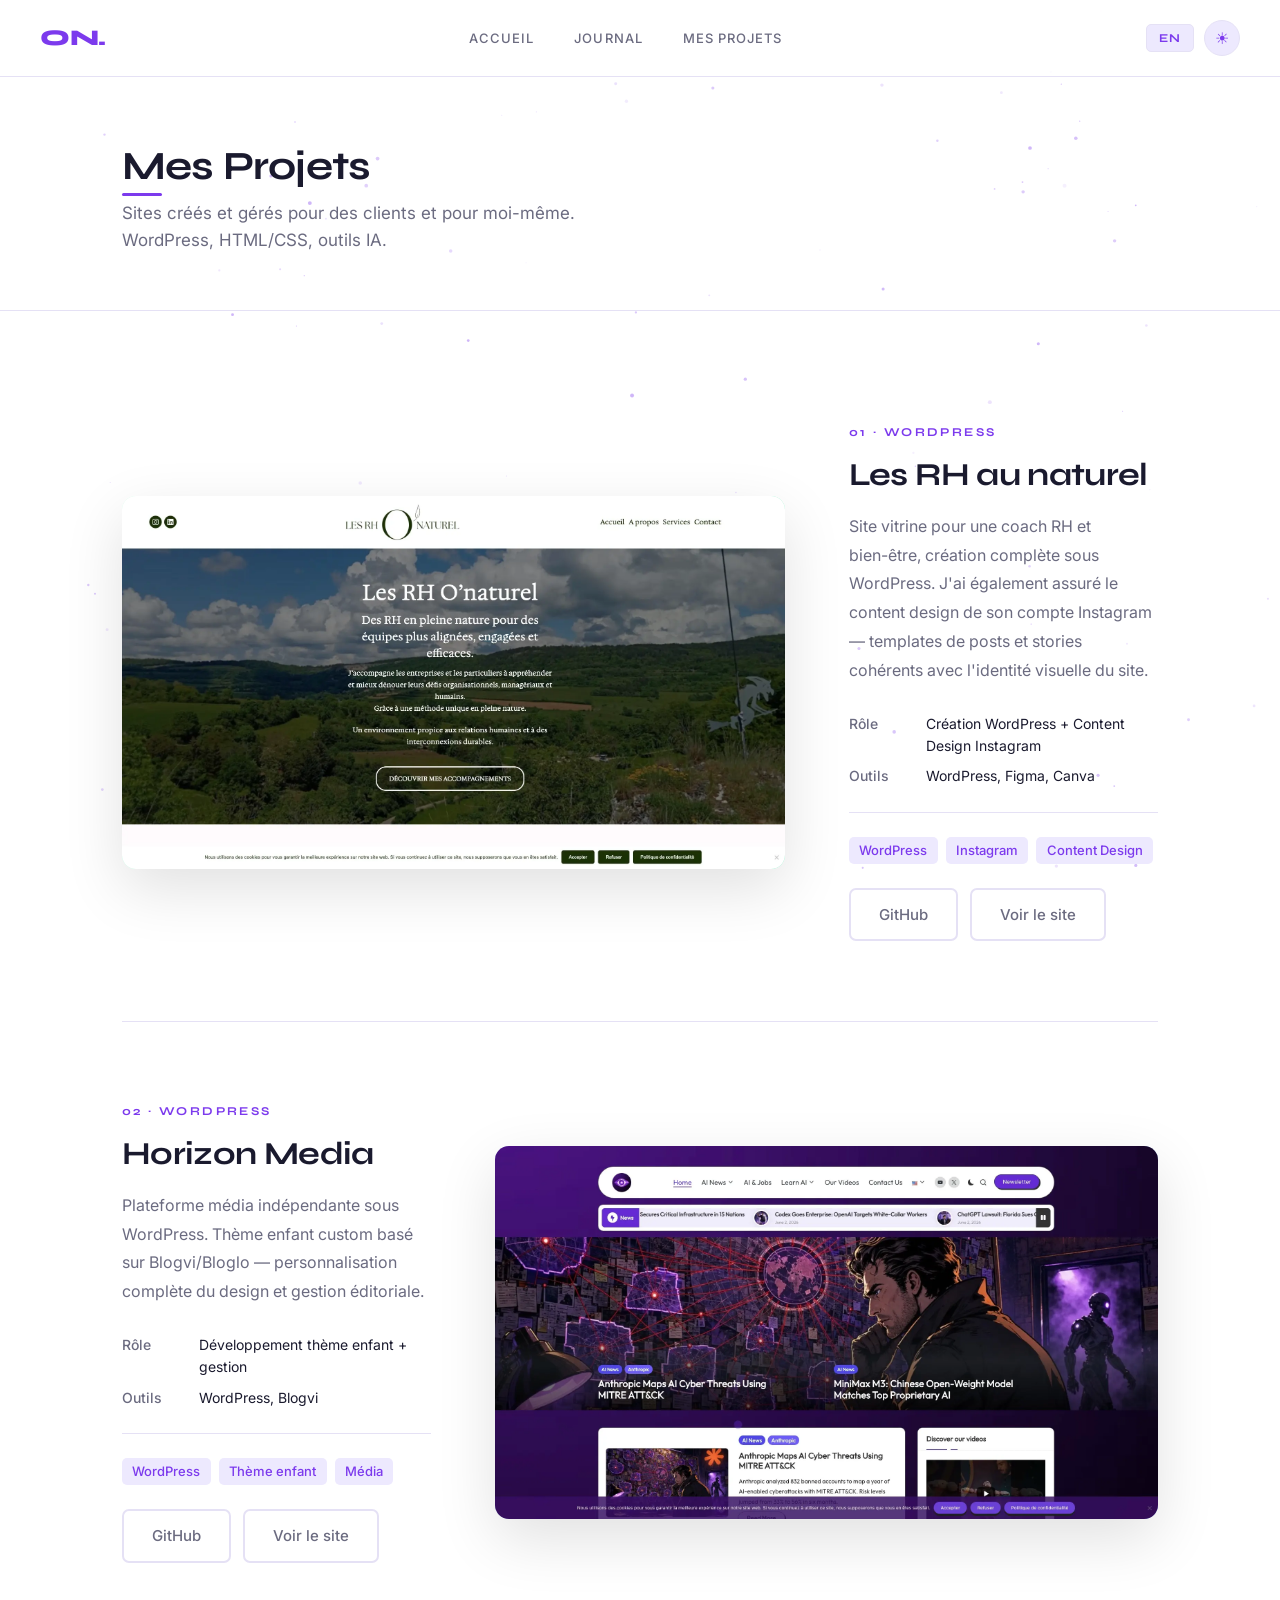
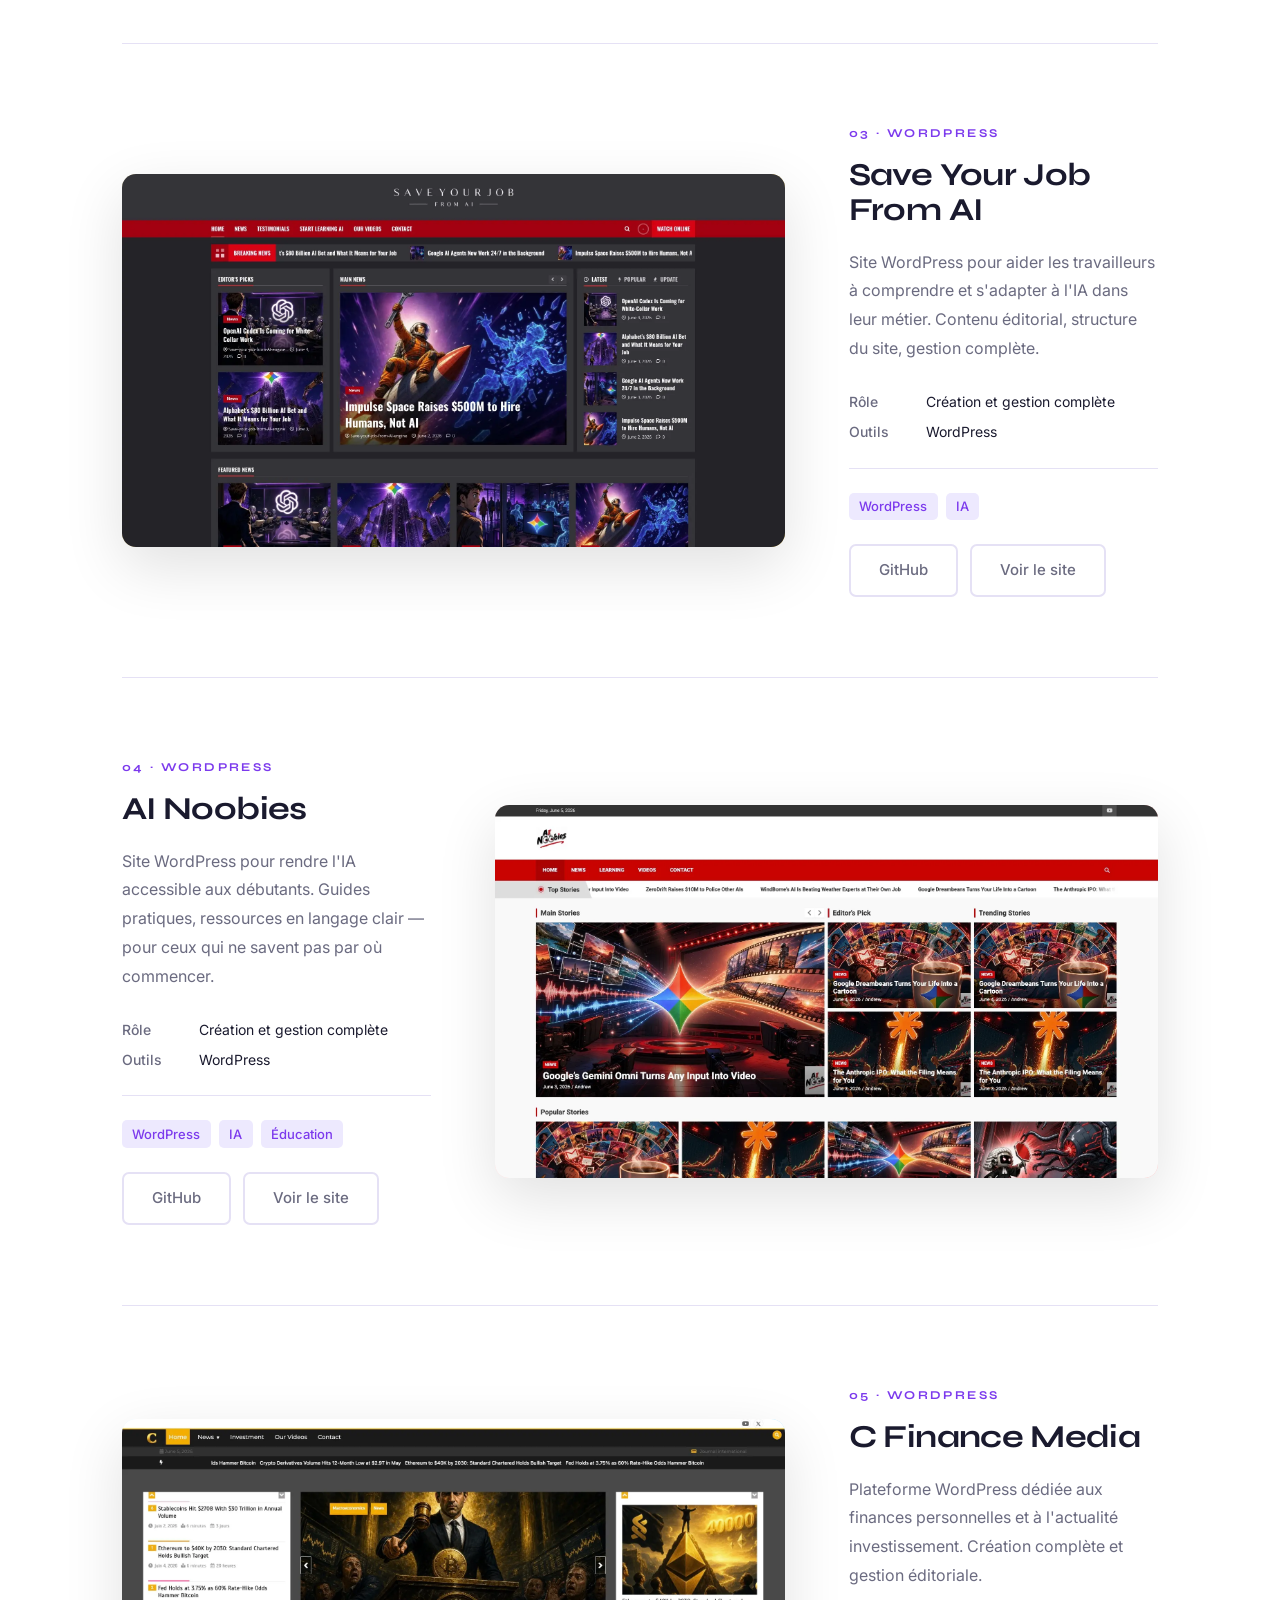
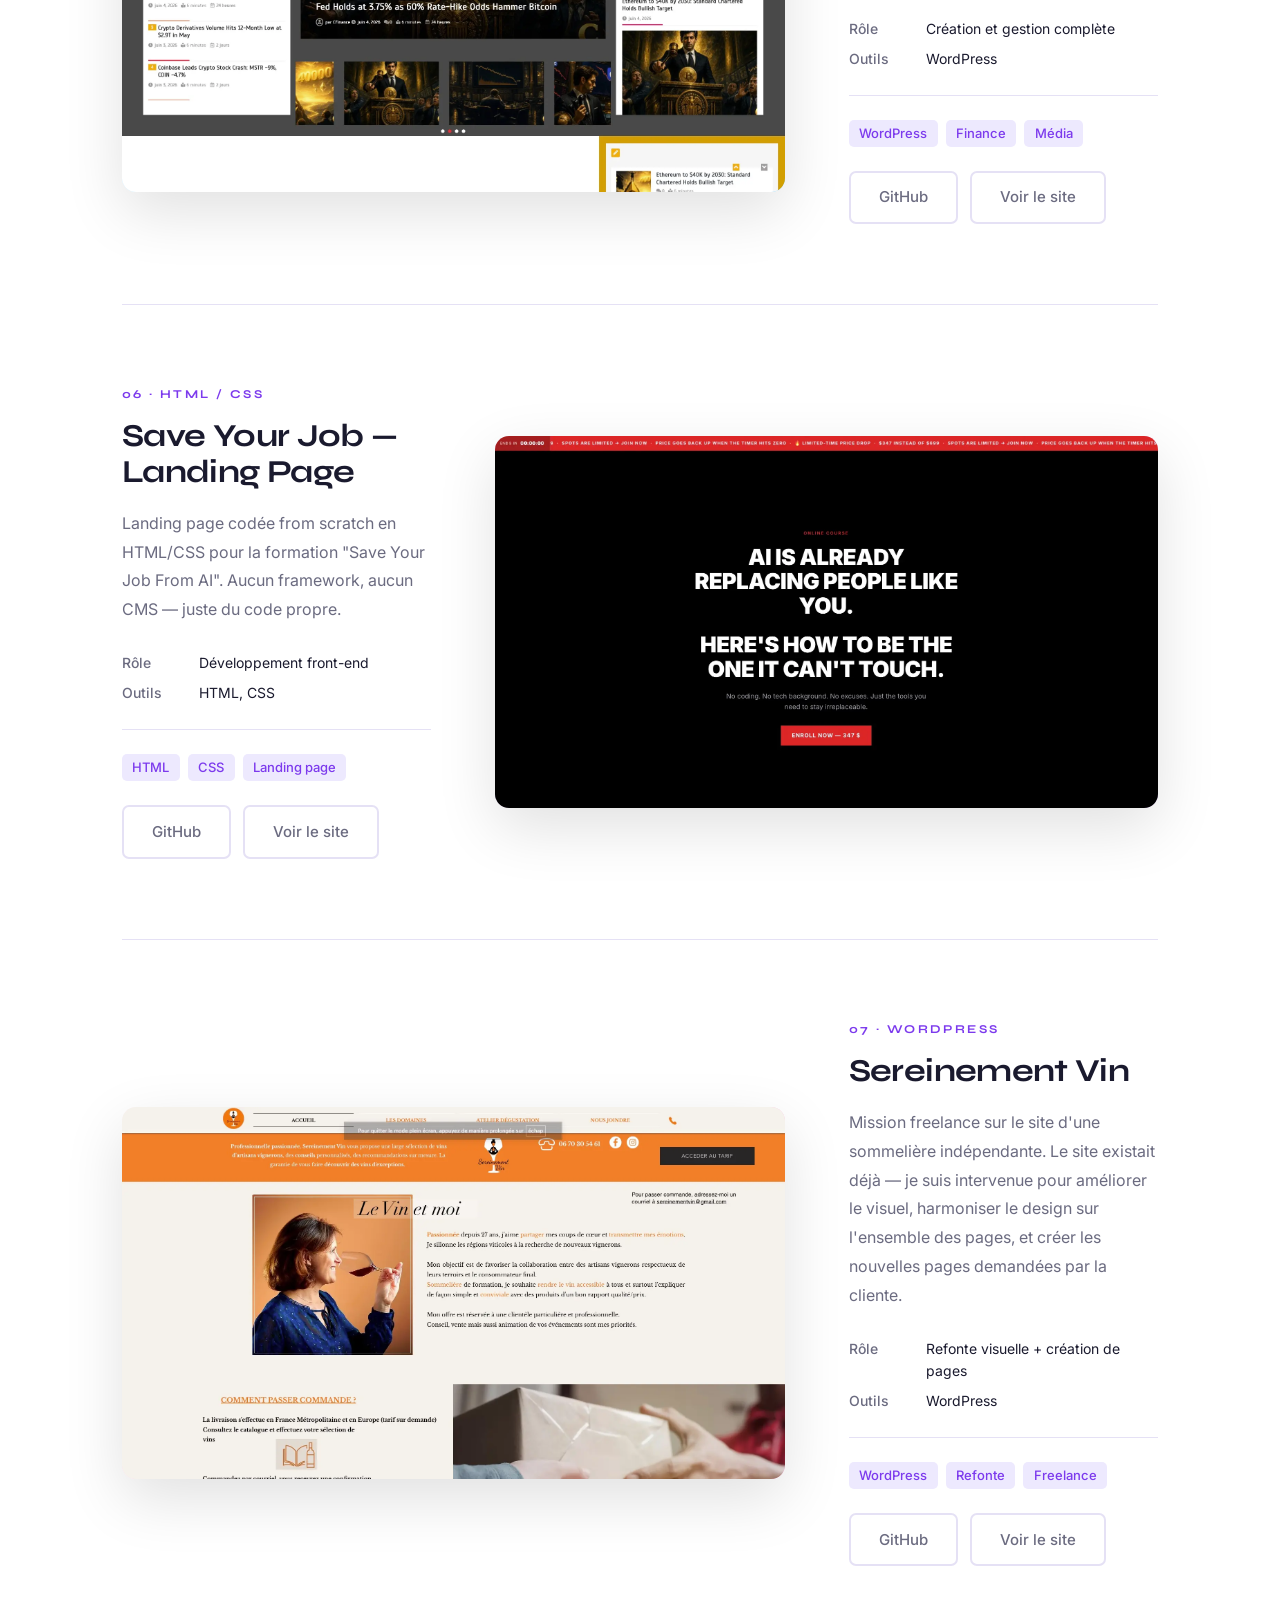
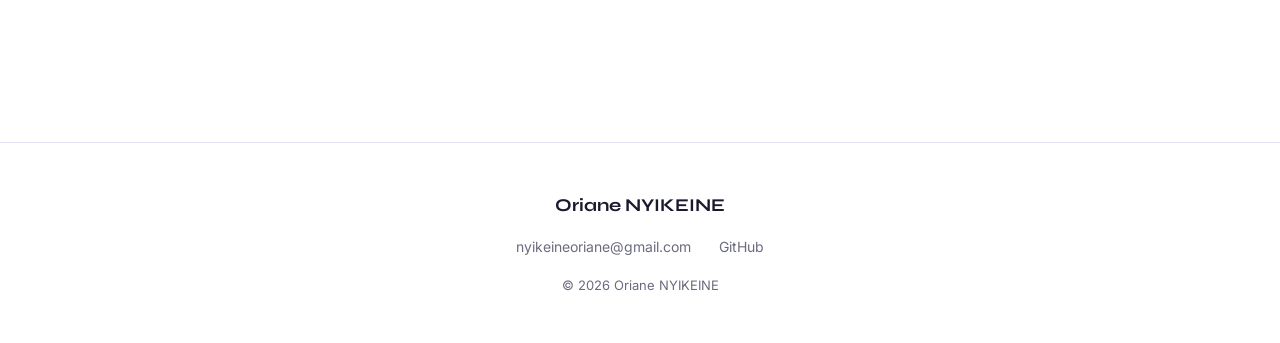
<file: webbuilder/work-all-in-one.html>
<!DOCTYPE html>
<html lang="fr" data-theme="light" data-lang="fr">
<head>
  <meta charset="UTF-8">
  <meta name="viewport" content="width=device-width, initial-scale=1.0">
  <title>Mes Projets — Oriane NYIKEINE</title>
  <style>
@import url('https://fonts.googleapis.com/css2?family=Syne:wght@400;600;700;800&family=Inter:wght@300;400;500&display=swap');

/* ===== VARIABLES ===== */
:root {
  --bg:           #ffffff;
  --bg-alt:       #ede9ff;
  --text:         #1a1a2e;
  --text-muted:   #6b6b80;
  --accent:       #7c3aed;
  --accent-soft:  #ede9fe;
  --border:       #e5e1f5;
  --card-bg:      #ffffff;
  --nav-bg:       rgba(255, 255, 255, 0.85);
  --shadow:       0 4px 32px rgba(124, 58, 237, 0.10);
  --t:            0.3s cubic-bezier(0.4, 0, 0.2, 1);
  --bg-glass:     rgba(255, 255, 255, 0.62);
  --glass-border: rgba(255, 255, 255, 0.35);
}

[data-theme="dark"] {
  --bg:           #0d0b17;
  --bg-alt:       #1e1245;
  --text:         #ede9fe;
  --text-muted:   #9490b0;
  --accent:       #a78bfa;
  --accent-soft:  #2d2b4e;
  --border:       #2d2b4e;
  --card-bg:      #18163a;
  --nav-bg:       rgba(13, 11, 23, 0.9);
  --shadow:       0 4px 32px rgba(167, 139, 250, 0.10);
  --bg-glass:     rgba(13, 11, 23, 0.62);
  --glass-border: rgba(255, 255, 255, 0.08);
}

/* ===== RESET ===== */
*, *::before, *::after { box-sizing: border-box; margin: 0; padding: 0; }

html { scroll-behavior: smooth; }

body {
  font-family: 'Inter', sans-serif;
  background-color: transparent;
  color: var(--text);
  line-height: 1.6;
  transition: color var(--t);
  min-height: 100vh;
  display: flex;
  flex-direction: column;
}

body::before {
  content: '';
  position: fixed;
  inset: 0;
  z-index: -2;
  background: var(--bg);
  transition: background var(--t);
}

#bg-canvas {
  position: fixed;
  inset: 0;
  z-index: -1;
  pointer-events: none;
}

h1, h2, h3, h4 {
  font-family: 'Syne', sans-serif;
  font-weight: 700;
  line-height: 1.1;
}

a { color: inherit; text-decoration: none; }

/* ===== BILINGUISME ===== */
[data-lang="en"] .lang-fr { display: none; }
[data-lang="fr"] .lang-en { display: none; }

/* ===== UTILITAIRES ===== */
.container {
  max-width: 1100px;
  margin: 0 auto;
  padding: 0 2rem;
}

.accent { color: var(--accent); }

/* ===== NAVIGATION ===== */
.nav {
  position: fixed;
  top: 0; left: 0; right: 0;
  z-index: 100;
  display: flex;
  align-items: center;
  justify-content: space-between;
  padding: 1.25rem 2.5rem;
  background: var(--nav-bg);
  backdrop-filter: blur(14px);
  -webkit-backdrop-filter: blur(14px);
  border-bottom: 1px solid var(--border);
  transition: background var(--t), border-color var(--t);
}

.nav-logo {
  font-family: 'Syne', sans-serif;
  font-weight: 800;
  font-size: 1.4rem;
  color: var(--accent);
  letter-spacing: -0.02em;
  transition: opacity var(--t);
}
.nav-logo:hover { opacity: 0.75; }

.nav-links {
  display: flex;
  gap: 2.5rem;
  list-style: none;
}

.nav-link {
  font-size: 0.8125rem;
  font-weight: 500;
  color: var(--text-muted);
  letter-spacing: 0.08em;
  text-transform: uppercase;
  transition: color var(--t);
  position: relative;
  padding-bottom: 2px;
}

.nav-link::after {
  content: '';
  position: absolute;
  bottom: -4px; left: 0;
  width: 0; height: 2px;
  background: var(--accent);
  transition: width var(--t);
  border-radius: 2px;
}

.nav-link:hover,
.nav-link.active { color: var(--text); }

.nav-link:hover::after,
.nav-link.active::after { width: 100%; }

.nav-controls {
  display: flex;
  align-items: center;
  gap: 0.625rem;
}

.btn-lang {
  font-family: 'Syne', sans-serif;
  font-size: 0.75rem;
  font-weight: 700;
  letter-spacing: 0.1em;
  background: var(--accent-soft);
  color: var(--accent);
  border: 1px solid var(--border);
  border-radius: 5px;
  padding: 0.35rem 0.75rem;
  cursor: pointer;
  transition: all var(--t);
}
.btn-lang:hover { background: var(--accent); color: white; border-color: var(--accent); }

.btn-theme {
  background: var(--accent-soft);
  border: 1px solid var(--border);
  border-radius: 50%;
  width: 36px; height: 36px;
  cursor: pointer;
  display: flex;
  align-items: center;
  justify-content: center;
  font-size: 1rem;
  transition: all var(--t);
  color: var(--accent);
}
.btn-theme:hover { background: var(--accent); color: white; border-color: var(--accent); }

[data-theme="light"] .icon-moon { display: none; }
[data-theme="dark"]  .icon-sun  { display: none; }

/* ===== HERO ===== */
.hero {
  min-height: 100vh;
  display: flex;
  align-items: center;
  gap: 4rem;
  padding: 7rem 2.5rem 4rem;
  max-width: 1100px;
  margin: 0 auto;
  width: 100%;
}

.hero-content { flex: 1; }

.hero-eyebrow {
  font-size: 0.8125rem;
  font-weight: 500;
  color: var(--text-muted);
  letter-spacing: 0.12em;
  text-transform: uppercase;
  margin-bottom: 1rem;
}

.hero-name {
  font-size: clamp(2.25rem, 5vw, 4rem);
  font-weight: 800;
  letter-spacing: -0.03em;
  line-height: 1;
  margin-bottom: 1rem;
}

.hero-title {
  font-family: 'Syne', sans-serif;
  font-size: clamp(1.1rem, 2.5vw, 1.4rem);
  font-weight: 600;
  color: var(--accent);
  margin-bottom: 1.5rem;
}


.hero-desc {
  font-size: 1.0625rem;
  color: var(--text-muted);
  line-height: 1.75;
  max-width: 460px;
  margin-bottom: 2.5rem;
  text-align: justify;
}

.hero-cta {
  display: flex;
  gap: 1rem;
  flex-wrap: wrap;
}

/* Boutons */
.btn {
  display: inline-flex;
  align-items: center;
  padding: 0.8rem 1.75rem;
  border-radius: 7px;
  font-family: 'Inter', sans-serif;
  font-size: 0.9375rem;
  font-weight: 500;
  cursor: pointer;
  transition: all var(--t);
  border: 2px solid transparent;
}

.btn-primary { background: var(--accent); color: white; }
.btn-primary:hover { background: transparent; border-color: var(--accent); color: var(--accent); }

.btn-ghost { background: transparent; border-color: var(--border); color: var(--text-muted); }
.btn-ghost:hover { border-color: var(--accent); color: var(--accent); }

/* Visuel hero */
.hero-visual {
  flex: 0 0 400px;
  position: relative;
  display: flex;
  align-items: center;
  justify-content: center;
  height: 500px;
}

.hero-blob {
  position: absolute;
  width: 360px; height: 440px;
  background: var(--accent-soft);
  border-radius: 60% 40% 55% 45% / 50% 55% 45% 50%;
  animation: blobMorph 9s ease-in-out infinite;
  transition: background var(--t);
}

@keyframes blobMorph {
  0%, 100% { border-radius: 60% 40% 55% 45% / 50% 55% 45% 50%; }
  25%       { border-radius: 45% 55% 40% 60% / 55% 45% 55% 45%; }
  50%       { border-radius: 55% 45% 60% 40% / 45% 55% 45% 55%; }
  75%       { border-radius: 40% 60% 45% 55% / 60% 40% 60% 40%; }
}

.hero-photo-frame {
  position: relative;
  width: 320px;
  height: 420px;
  border-radius: 160px 160px 130px 130px;
  overflow: hidden;
  box-shadow: 0 28px 72px rgba(124, 58, 237, 0.32);
  border: 3px solid var(--accent-soft);
  transition: border-color var(--t), box-shadow var(--t);
}

.hero-photo {
  width: 100%;
  height: 100%;
  object-fit: cover;
  object-position: center top;
  display: block;
  transition: transform 0.5s cubic-bezier(0.4, 0, 0.2, 1);
}

.hero-photo:hover { transform: scale(1.04); }

/* ===== EN-TÊTE DE PAGE (journal, work) ===== */
.page-header {
  padding: 9rem 0 3.5rem;
  border-bottom: 1px solid var(--border);
  transition: border-color var(--t);
}

.page-header .container { display: flex; flex-direction: column; gap: 0.75rem; }

.page-subtitle {
  font-size: 1.0625rem;
  color: var(--text-muted);
  max-width: 500px;
}

/* ===== TITRE DE SECTION ===== */
.section-title {
  font-size: clamp(1.75rem, 3.5vw, 2.5rem);
  letter-spacing: -0.02em;
  position: relative;
  display: inline-block;
}

.section-title::after {
  content: '';
  position: absolute;
  bottom: -8px; left: 0;
  width: 2.5rem; height: 3px;
  background: var(--accent);
  border-radius: 2px;
}

/* ===== SECTION À PROPOS ===== */
.about {
  padding: 7rem 0 8rem;
  background: var(--bg-alt);
  transition: background var(--t);
  position: relative;
  overflow: hidden;
}

.about-canvas {
  position: absolute;
  inset: 0;
  z-index: 0;
  pointer-events: none;
}

.about::before,
.about::after {
  content: '';
  position: absolute;
  left: 0; right: 0;
  height: 90px;
  pointer-events: none;
  z-index: 2;
}
.about::before {
  top: 0;
  background: linear-gradient(to bottom, var(--bg) 0%, transparent 100%);
}
.about::after {
  bottom: 0;
  background: linear-gradient(to top, var(--bg) 0%, transparent 100%);
}
.about > .container {
  position: relative;
  z-index: 3;
}

.about > .container > .section-title { margin-bottom: 3rem; }

.about-grid {
  display: grid;
  grid-template-columns: 1fr 1fr;
  gap: 5rem;
  align-items: start;
}

.about-text p {
  font-size: 1.0625rem;
  line-height: 1.8;
  color: var(--text-muted);
  margin-bottom: 1rem;
  text-align: justify;
}
.about-text p:last-child { margin-bottom: 0; }

/* Skills visualization */
.about-skills-viz {
  display: flex;
  flex-direction: column;
  gap: 0;
}

.skills-piste-header {
  margin-bottom: 1.5rem;
}
.skills-piste-label {
  font-size: 0.72rem;
  letter-spacing: 0.2em;
  text-transform: uppercase;
  color: var(--accent);
  display: block;
  margin-bottom: 0.4rem;
}
.skills-piste-title {
  font-family: 'Syne', sans-serif;
  font-size: 1.3rem;
  font-weight: 700;
  color: var(--text);
  margin-bottom: 0.3rem;
}
.skills-piste-desc {
  font-size: 0.875rem;
  color: var(--text-muted);
}

.skills-group-label {
  font-size: 0.72rem;
  letter-spacing: 0.18em;
  text-transform: uppercase;
  color: var(--text-muted);
  margin: 1.25rem 0 0.75rem;
}
.skills-group-label:first-of-type { margin-top: 0; }

.skill-viz-item { margin-bottom: 1.25rem; }
.skill-viz-meta {
  display: flex;
  justify-content: space-between;
  align-items: center;
  margin-bottom: 0.4rem;
}
.skill-viz-name  { font-size: 0.875rem; font-weight: 600; color: var(--text); }
.skill-viz-level { font-size: 0.75rem;  color: var(--text-muted); }

.skill-viz-track {
  height: 5px;
  background: rgba(124,58,237,0.12);
  border-radius: 10px;
  overflow: hidden;
}
.skill-viz-fill {
  height: 100%;
  border-radius: 10px;
  width: 0%;
  background: linear-gradient(90deg, #b45309, #f59e0b);
  transition: width 1.3s cubic-bezier(.4,0,.2,1);
}

/* IA block */
.skills-ia-block {
  background: rgba(124,58,237,0.07);
  border: 1px solid rgba(124,58,237,0.18);
  border-radius: 10px;
  padding: 0.875rem 1rem;
  margin: 1rem 0;
}
.skills-ia-text {
  font-size: 0.8125rem;
  color: var(--accent);
  font-style: italic;
  line-height: 1.55;
  margin-bottom: 0.625rem;
}

/* Bottom strip — 3 cartes */
.skills-bottom-strip {
  display: grid;
  grid-template-columns: repeat(3, 1fr);
  gap: 0.75rem;
  margin-top: 1.25rem;
}
.skills-strip-card {
  background: var(--card-bg);
  border: 1px solid var(--border);
  border-radius: 10px;
  padding: 0.875rem 0.875rem 1rem;
  transition: background var(--t), border-color var(--t);
}
.skills-strip-card h4 {
  font-size: 0.7rem;
  letter-spacing: 0.14em;
  text-transform: uppercase;
  color: var(--text-muted);
  margin-bottom: 0.75rem;
  font-family: 'Inter', sans-serif;
  font-weight: 600;
}
.strip-lang-item {
  display: flex;
  justify-content: space-between;
  font-size: 0.8125rem;
  margin-bottom: 0.4rem;
  color: var(--text);
}
.strip-lang-badge {
  font-size: 0.7rem;
  color: var(--text-muted);
}
.strip-soft-item {
  font-size: 0.75rem;
  color: var(--text-muted);
  display: flex;
  align-items: center;
  gap: 0.4rem;
  margin-bottom: 0.35rem;
}
.strip-soft-item::before {
  content: '';
  width: 4px; height: 4px;
  border-radius: 50%;
  background: var(--accent);
  flex-shrink: 0;
}
.strip-xp-item {
  font-size: 0.8rem;
  color: var(--text);
  line-height: 1.4;
  margin-bottom: 0.5rem;
}
.strip-xp-sub {
  font-size: 0.72rem;
  color: var(--text-muted);
}

/* Legacy skill tags (conservés) */
.skills-label {
  font-size: 0.8125rem;
  letter-spacing: 0.1em;
  text-transform: uppercase;
  color: var(--text-muted);
  margin-bottom: 1.25rem;
  font-family: 'Inter', sans-serif;
  font-weight: 600;
}
.skills-grid { display: flex; flex-wrap: wrap; gap: 0.625rem; }
.skill-tag {
  background: var(--accent-soft);
  color: var(--accent);
  border: 1px solid var(--border);
  padding: 0.4rem 1rem;
  border-radius: 100px;
  font-size: 0.875rem;
  font-weight: 500;
  transition: all var(--t);
}
.skill-tag:hover { background: var(--accent); color: white; border-color: var(--accent); }

@media (max-width: 768px) {
  .about-grid { grid-template-columns: 1fr; gap: 3rem; }
  .skills-bottom-strip { grid-template-columns: 1fr; }
}

/* ===== JOURNAL — GRILLE D'ARTICLES ===== */
.journal-main {
  padding: 3.5rem 0 6rem;
  flex: 1;
}

.journal-main .container {
  max-width: 1400px;
}

.journal-grid {
  display: flex;
  flex-direction: column;
  gap: 1.5rem;
  margin: 0 auto;
}

.article-card {
  background: var(--card-bg);
  border: 1px solid var(--border);
  border-radius: 14px;
  padding: 1.75rem;
  transition: all var(--t);
  cursor: pointer;
  display: flex;
  flex-direction: column;
}
.article-card:hover {
  border-color: var(--accent);
  transform: translateY(-5px);
  box-shadow: var(--shadow);
}

.article-date {
  font-size: 0.8125rem;
  color: var(--text-muted);
  letter-spacing: 0.06em;
  text-transform: uppercase;
  margin-bottom: 0.75rem;
}

.article-title {
  font-size: 1.25rem;
  font-family: 'Syne', sans-serif;
  font-weight: 700;
  margin-bottom: 0.75rem;
  line-height: 1.3;
}

.article-body {
  position: relative;
  max-height: 4.95rem;
  overflow: hidden;
  transition: max-height 0.45s cubic-bezier(0.4, 0, 0.2, 1);
  margin-bottom: 0.625rem;
}

.article-card.expanded .article-body {
  max-height: 600px;
}

.article-fade {
  position: absolute;
  bottom: 0; left: 0; right: 0;
  height: 2.5rem;
  background: linear-gradient(to bottom, transparent, var(--card-bg));
  pointer-events: none;
  transition: opacity 0.3s ease;
}

.article-card.expanded .article-fade { opacity: 0; }

.article-toggle {
  background: none;
  border: none;
  padding: 0;
  cursor: pointer;
  font-size: 0.875rem;
  font-weight: 600;
  color: var(--accent);
  font-family: 'Inter', sans-serif;
  margin-bottom: 1rem;
  display: block;
  transition: color var(--t);
}
.article-toggle:hover { color: var(--text); }

.toggle-less { display: none; }
.article-card.expanded .toggle-more { display: none; }
.article-card.expanded .toggle-less { display: inline; }

.article-title { cursor: pointer; }

.article-excerpt {
  font-size: 0.9375rem;
  color: var(--text-muted);
  line-height: 1.65;
  margin-bottom: 0;
  text-align: justify;
}


.article-link {
  color: var(--accent);
  text-decoration: underline;
  text-decoration-thickness: 1px;
  text-underline-offset: 3px;
  transition: opacity var(--t);
}
.article-link:hover { opacity: 0.7; }

.article-tag {
  display: inline-block;
  font-size: 0.8125rem;
  font-weight: 500;
  color: var(--accent);
  background: var(--accent-soft);
  padding: 0.25rem 0.75rem;
  border-radius: 100px;
  align-self: flex-start;
}

/* ===== MY WORK — CASE STUDIES ===== */
.work-main {
  padding: 2rem 0 6rem;
  flex: 1;
}

.project-section {
  padding: 5rem 0;
  border-bottom: 1px solid var(--border);
  transition: border-color var(--t);
}
.project-section:last-child { border-bottom: none; }

.project-layout {
  display: grid;
  grid-template-columns: 1.5fr 0.7fr;
  gap: 4rem;
  align-items: center;
}
.project-layout.reverse { grid-template-columns: 0.7fr 1.5fr; }
.project-layout.reverse .project-visual { order: 2; }
.project-layout.reverse .project-info  { order: 1; }

.project-visual {
  border-radius: 14px;
  overflow: hidden;
  box-shadow: 0 20px 60px rgba(0,0,0,0.12);
  aspect-ratio: 16/9;
  background: var(--bg-alt);
  position: relative;
  transition: box-shadow var(--t);
}
.project-visual:hover {
  box-shadow: 0 28px 80px rgba(124,58,237,0.18);
}
.project-screenshot {
  width: 100%; height: 100%;
  object-fit: cover; object-position: top;
  display: block;
  transition: transform 0.7s cubic-bezier(0.4,0,0.2,1);
}
.project-visual:hover .project-screenshot { transform: scale(1.03) translateY(-1%); }

.project-visual-placeholder {
  width: 100%; height: 100%;
  display: flex; align-items: center; justify-content: center;
  flex-direction: column; gap: 0.5rem;
}
.placeholder-logo {
  font-family: 'Syne', sans-serif;
  font-size: 2rem; font-weight: 800;
  letter-spacing: -0.03em;
  text-align: center; line-height: 1.2;
  color: rgba(0,0,0,0.45);
}
.placeholder-sub {
  font-size: 0.7rem; font-weight: 600;
  letter-spacing: 0.1em; text-transform: uppercase;
  color: rgba(0,0,0,0.3); text-align: center;
}

.project-num {
  font-family: 'Syne', sans-serif;
  font-size: 0.75rem; font-weight: 700;
  letter-spacing: 0.2em; text-transform: uppercase;
  color: var(--accent);
  display: block; margin-bottom: 0.875rem;
}
.project-name {
  font-size: clamp(1.6rem, 2.5vw, 2.2rem);
  letter-spacing: -0.02em; margin-bottom: 1.25rem;
}
.project-description {
  font-size: 1rem; color: var(--text-muted);
  line-height: 1.8; margin-bottom: 1.75rem;
}
.project-meta {
  display: flex; flex-direction: column; gap: 0.5rem;
  margin-bottom: 1.5rem; padding-bottom: 1.5rem;
  border-bottom: 1px solid var(--border);
  transition: border-color var(--t);
}
.meta-row { display: flex; gap: 0.75rem; font-size: 0.875rem; }
.meta-label { color: var(--text-muted); min-width: 65px; font-weight: 500; }
.meta-value { color: var(--text); }

.project-actions { display: flex; gap: 0.75rem; margin-top: 1.5rem; }

/* ===== ÉVENTAIL DE CARTES — HOME ===== */
/* ===== SCROLL HORIZONTAL PROJETS — HOME ===== */
.hscroll-section {
  padding: 4rem 0 3rem;
  overflow: hidden;
}
.hscroll-hint {
  text-align: center;
  font-size: 0.72rem;
  letter-spacing: 0.14em;
  text-transform: uppercase;
  color: rgba(107,107,128,0.4);
  margin-top: 1.75rem;
}
.hscroll-track-wrap {
  overflow: hidden;
  cursor: none;
  padding: 3rem 0 1.5rem;
  position: relative;
}
.hscroll-track-wrap::before,
.hscroll-track-wrap::after {
  content: '';
  position: absolute;
  top: 0; bottom: 0;
  width: 140px;
  z-index: 3;
  pointer-events: none;
}
.hscroll-track-wrap::before {
  left: 0;
  background: linear-gradient(to right, var(--bg) 0%, transparent 100%);
}
.hscroll-track-wrap::after {
  right: 0;
  background: linear-gradient(to left, var(--bg) 0%, transparent 100%);
}
.hscroll-track {
  display: flex;
  gap: 0;
  width: max-content;
  padding: 0 10vw;
  will-change: transform;
  transition: transform 0.08s linear;
}
.hscroll-card {
  width: 310px;
  flex-shrink: 0;
  border-radius: 14px;
  overflow: hidden;
  box-shadow: 0 10px 35px rgba(0,0,0,0.14);
  background: var(--card-bg);
  border: 1px solid var(--border);
  text-decoration: none;
  color: inherit;
  transition: transform 0.32s cubic-bezier(0.34,1.2,0.64,1),
              box-shadow 0.32s ease,
              border-color var(--t),
              z-index 0s;
  position: relative;
  z-index: 1;
  margin-left: -20px;
}
.hscroll-card:first-child { margin-left: 0; }
.hscroll-card:hover {
  transform: translateY(-24px) scale(1.06);
  z-index: 5;
  box-shadow: 0 30px 65px rgba(124,58,237,0.28);
  border-color: var(--accent);
}
.hscroll-img {
  height: 360px;
  overflow: hidden;
}
.hscroll-img img {
  width: 100%; height: 100%;
  object-fit: cover; object-position: top; display: block;
  transition: transform 0.4s ease;
}
.hscroll-card:hover .hscroll-img img { transform: scale(1.05); }
.hscroll-label {
  padding: 1rem 1rem 1.1rem;
  background: var(--card-bg);
  transition: background var(--t);
  text-align: center;
}
.hscroll-label p {
  font-family: 'Syne', sans-serif;
  font-size: 0.9rem; font-weight: 700;
  color: var(--text);
  white-space: nowrap; overflow: hidden; text-overflow: ellipsis;
  margin-bottom: 0.5rem;
}
.hscroll-tags {
  display: flex;
  flex-wrap: wrap;
  gap: 0.35rem;
  justify-content: center;
}

/* Curseur custom */
.hscroll-cursor {
  position: fixed;
  width: 44px; height: 44px;
  border-radius: 50%;
  background: var(--accent);
  opacity: 0;
  pointer-events: none;
  z-index: 1000;
  transform: translate(-50%, -50%);
  transition: opacity 0.2s ease, transform 0.1s ease;
  display: flex; align-items: center; justify-content: center;
  font-size: 1rem; color: #fff;
}
.hscroll-track-wrap:hover .hscroll-cursor { opacity: 1; }

/* Mobile : scroll natif */
@media (max-width: 768px) {
  .hscroll-track-wrap { overflow-x: auto; cursor: auto; -webkit-overflow-scrolling: touch; }
  .hscroll-track { transform: none !important; transition: none; padding: 0 1.25rem; }
  .hscroll-card { width: 200px; margin-left: 0; }
}

/* ===== MY WORK — GRILLE (conservée pour pages secondaires) ===== */

.work-grid {
  display: grid;
  grid-template-columns: repeat(auto-fill, minmax(300px, 1fr));
  gap: 1.75rem;
}

.project-card {
  background: var(--card-bg);
  border: 1px solid var(--border);
  border-radius: 14px;
  overflow: hidden;
  transition: all var(--t);
  display: flex;
  flex-direction: column;
}
.project-card:hover {
  border-color: var(--accent);
  transform: translateY(-5px);
  box-shadow: var(--shadow);
}

.project-thumb {
  height: 190px;
  background: var(--bg-alt);
  display: flex;
  align-items: center;
  justify-content: center;
  position: relative;
  overflow: hidden;
  transition: background var(--t);
}

.project-thumb-inner {
  display: flex;
  flex-direction: column;
  align-items: center;
  gap: 0.5rem;
}

.project-thumb-label {
  font-family: 'Syne', sans-serif;
  font-weight: 700;
  font-size: 0.875rem;
  color: var(--text-muted);
  letter-spacing: 0.08em;
  text-transform: uppercase;
}

.project-thumb-num {
  font-family: 'Syne', sans-serif;
  font-size: 3rem;
  font-weight: 800;
  color: var(--border);
  line-height: 1;
  transition: color var(--t);
}

.project-card:hover .project-thumb-num { color: var(--accent-soft); }

.project-body {
  padding: 1.5rem;
  flex: 1;
  display: flex;
  flex-direction: column;
}

.project-title {
  font-size: 1.25rem;
  font-family: 'Syne', sans-serif;
  font-weight: 700;
  margin-bottom: 0.5rem;
}

.project-desc {
  font-size: 0.9375rem;
  color: var(--text-muted);
  line-height: 1.65;
  flex: 1;
  margin-bottom: 1.25rem;
}

.project-tags {
  display: flex;
  flex-wrap: wrap;
  gap: 0.5rem;
  margin-bottom: 1.25rem;
}

.project-tag {
  font-size: 0.8125rem;
  font-weight: 500;
  color: var(--accent);
  background: var(--accent-soft);
  padding: 0.2rem 0.65rem;
  border-radius: 5px;
}

.project-links {
  display: flex;
  gap: 0.75rem;
  margin-top: auto;
}

.project-link {
  font-size: 0.875rem;
  font-weight: 500;
  color: var(--text-muted);
  border: 1px solid var(--border);
  padding: 0.375rem 0.875rem;
  border-radius: 5px;
  transition: all var(--t);
}
.project-link:hover { color: var(--accent); border-color: var(--accent); }
.project-link.disabled { opacity: 0.4; pointer-events: none; cursor: not-allowed; }

/* ===== WEBBUILDER STUDIO ===== */
.wbs-section {
  height: 700vh;
  position: relative;
}
.wbs-pin {
  position: sticky;
  top: 0;
  height: 100vh;
  overflow: visible;
  display: flex;
  flex-direction: column;
}
.wbs-visual {
  width: 100%;
  height: 100vh;
  border-radius: 0;
  overflow: hidden;
  box-shadow: none;
  flex-shrink: 0;
  will-change: height, border-radius, box-shadow;
  background: var(--bg);
  display: flex;
  align-items: center;
  justify-content: center;
}
.wbs-screenshot {
  width: 100%;
  height: 100%;
  object-fit: contain;
  object-position: center;
  display: block;
  will-change: transform;
}
.wbs-text {
  position: relative;
  z-index: 2;
  backdrop-filter: blur(16px);
  -webkit-backdrop-filter: blur(16px);
  background: var(--bg-glass);
  border: 1px solid var(--glass-border);
  border-radius: 16px 16px 0 0;
  padding: 2.5rem 3rem;
  flex-shrink: 0;
  will-change: transform;
  transform: translateY(120px);
}
.wbs-label {
  font-size: 0.72rem;
  letter-spacing: 0.2em;
  text-transform: uppercase;
  color: var(--accent);
  display: block;
  margin-bottom: 0.75rem;
}
.wbs-title {
  font-family: 'Syne', sans-serif;
  font-size: clamp(1.75rem, 3vw, 2.5rem);
  font-weight: 700;
  letter-spacing: -0.02em;
  margin-bottom: 1.5rem;
}
.wbs-text p {
  font-size: 1rem;
  line-height: 1.8;
  color: var(--text-muted);
  margin-bottom: 1rem;
  text-align: justify;
}

@media (max-width: 768px) {
  .wbs-section { height: auto; }
  .wbs-pin { position: static; height: auto; }
  .wbs-visual { height: 55vw; }
  .wbs-text { transform: translateY(-40px); }
}

/* ===== FOOTER ===== */
.footer {
  padding: 3rem 0;
  border-top: 1px solid var(--border);
  transition: border-color var(--t);
}

.footer .container {
  display: flex;
  flex-direction: column;
  align-items: center;
  gap: 1rem;
  text-align: center;
}

.footer-name {
  font-family: 'Syne', sans-serif;
  font-weight: 700;
  font-size: 1.125rem;
}

.footer-links { display: flex; gap: 1.75rem; }

.footer-link {
  font-size: 0.875rem;
  color: var(--text-muted);
  transition: color var(--t);
  position: relative;
}
.footer-link::after {
  content: '';
  position: absolute;
  bottom: -2px; left: 0;
  width: 0; height: 1px;
  background: var(--accent);
  transition: width var(--t);
}
.footer-link:hover { color: var(--accent); }
.footer-link:hover::after { width: 100%; }

.footer-copy {
  font-size: 0.8125rem;
  color: var(--text-muted);
}

/* ===== RESPONSIVE ===== */
@media (max-width: 768px) {
  .nav { padding: 1rem 1.5rem; }
  .nav-links { display: none; }

  .hero {
    flex-direction: column-reverse;
    padding: 6rem 1.5rem 3rem;
    text-align: center;
    gap: 2rem;
    min-height: auto;
    padding-top: 7rem;
  }

  .hero-desc { margin: 0 auto 2.5rem; }
  .hero-cta { justify-content: center; }

  .hero-visual       { flex: 0 0 240px; height: 300px; }
  .hero-blob         { width: 220px; height: 270px; }
  .hero-photo-frame  { width: 200px; height: 265px; }

  .about-grid { grid-template-columns: 1fr; gap: 2.5rem; }
  .container  { padding: 0 1.25rem; }

  .project-layout,
  .project-layout.reverse {
    grid-template-columns: 1fr;
    gap: 2rem;
  }
  .project-layout.reverse .project-visual { order: 0; }
  .project-layout.reverse .project-info  { order: 0; }

  .cards-deck { gap: 0.875rem; }
  .preview-card { width: 140px; }
  .preview-card-thumb { height: 85px; }
}

@media (max-width: 480px) {
  .hero-name { font-size: 2.75rem; }
}

  </style>
</head>
<body>
<canvas id="bg-canvas"></canvas>

  <nav class="nav">
    <a href="index.html" class="nav-logo">ON.</a>
    <ul class="nav-links">
      <li><a href="index.html" class="nav-link"><span class="lang-fr">Accueil</span><span class="lang-en">Home</span></a></li>
      <li><a href="journal.html" class="nav-link"><span class="lang-fr">Journal</span><span class="lang-en">Journal</span></a></li>
      <li><a href="work.html" class="nav-link active"><span class="lang-fr">Mes projets</span><span class="lang-en">My Work</span></a></li>
    </ul>
    <div class="nav-controls">
      <button class="btn-lang" id="langToggle" aria-label="Changer la langue">EN</button>
      <button class="btn-theme" id="themeToggle" aria-label="Changer le thème">
        <span class="icon-sun">☀</span><span class="icon-moon">☽</span>
      </button>
    </div>
  </nav>

  <header class="page-header">
    <div class="container">
      <h1 class="section-title">
        <span class="lang-fr">Mes Projets</span>
        <span class="lang-en">My Work</span>
      </h1>
      <p class="page-subtitle">
        <span class="lang-fr">Sites créés et gérés pour des clients et pour moi-même. WordPress, HTML/CSS, outils IA.</span>
        <span class="lang-en">Websites built and managed for clients and myself. WordPress, HTML/CSS, AI tools.</span>
      </p>
    </div>
  </header>

  <main class="work-main">
    <div class="container">

      <!-- ── 01 · Les RH au naturel ── -->
      <section class="project-section" id="les-rh-au-naturel">
        <div class="project-layout">
          <div class="project-visual" style="background: linear-gradient(135deg,#d1fae5,#6ee7b7)">
            <img src="../thumb-rh.webp" alt="Les RH au naturel" class="project-screenshot" onerror="this.style.display='none'">
            <div class="project-visual-placeholder">
              <span class="placeholder-logo">RH<br>O'Naturel</span>
              <span class="placeholder-sub">WordPress</span>
            </div>
          </div>
          <div class="project-info">
            <span class="project-num">01 · WordPress</span>
            <h2 class="project-name">Les RH au naturel</h2>
            <p class="project-description">
              <span class="lang-fr">Site vitrine pour une coach RH et bien-être, création complète sous WordPress. J'ai également assuré le content design de son compte Instagram — templates de posts et stories cohérents avec l'identité visuelle du site.</span>
              <span class="lang-en">Showcase site for an HR and wellbeing coach, full WordPress creation. I also handled Instagram content design — post and story templates consistent with the site's visual identity.</span>
            </p>
            <div class="project-meta">
              <div class="meta-row">
                <span class="meta-label"><span class="lang-fr">Rôle</span><span class="lang-en">Role</span></span>
                <span class="meta-value"><span class="lang-fr">Création WordPress + Content Design Instagram</span><span class="lang-en">WordPress creation + Instagram Content Design</span></span>
              </div>
              <div class="meta-row">
                <span class="meta-label"><span class="lang-fr">Outils</span><span class="lang-en">Tools</span></span>
                <span class="meta-value">WordPress, Figma, Canva</span>
              </div>
            </div>
            <div class="project-tags">
              <span class="project-tag">WordPress</span>
              <span class="project-tag">Instagram</span>
              <span class="project-tag">Content Design</span>
            </div>
            <div class="project-actions">
              <a href="https://github.com/oriane-nyikeine/les-rh-onaturel" target="_blank" rel="noopener" class="btn btn-ghost">GitHub</a>
              <a href="https://www.lesrhonaturel.fr/" target="_blank" rel="noopener" class="btn btn-ghost">
                <span class="lang-fr">Voir le site</span><span class="lang-en">Visit site</span>
              </a>
            </div>
          </div>
        </div>
      </section>

      <!-- ── 02 · Horizon Media ── -->
      <section class="project-section" id="horizon-media">
        <div class="project-layout reverse">
          <div class="project-visual" style="background: linear-gradient(135deg,#dbeafe,#93c5fd)">
            <img src="../thumb-horizon.webp" alt="Horizon Media" class="project-screenshot" onerror="this.style.display='none'">
            <div class="project-visual-placeholder">
              <span class="placeholder-logo">Horizon<br>Media</span>
              <span class="placeholder-sub">WordPress</span>
            </div>
          </div>
          <div class="project-info">
            <span class="project-num">02 · WordPress</span>
            <h2 class="project-name">Horizon Media</h2>
            <p class="project-description">
              <span class="lang-fr">Plateforme média indépendante sous WordPress. Thème enfant custom basé sur Blogvi/Bloglo — personnalisation complète du design et gestion éditoriale.</span>
              <span class="lang-en">Independent media platform on WordPress. Custom child theme based on Blogvi/Bloglo — full design customisation and editorial management.</span>
            </p>
            <div class="project-meta">
              <div class="meta-row">
                <span class="meta-label"><span class="lang-fr">Rôle</span><span class="lang-en">Role</span></span>
                <span class="meta-value"><span class="lang-fr">Développement thème enfant + gestion</span><span class="lang-en">Child theme dev + management</span></span>
              </div>
              <div class="meta-row">
                <span class="meta-label"><span class="lang-fr">Outils</span><span class="lang-en">Tools</span></span>
                <span class="meta-value">WordPress, Blogvi</span>
              </div>
            </div>
            <div class="project-tags">
              <span class="project-tag">WordPress</span>
              <span class="project-tag"><span class="lang-fr">Thème enfant</span><span class="lang-en">Child theme</span></span>
              <span class="project-tag">Média</span>
            </div>
            <div class="project-actions">
              <a href="https://github.com/oriane-nyikeine/horizon-media" target="_blank" rel="noopener" class="btn btn-ghost">GitHub</a>
              <a href="https://www.horizonsmedia.fr/en/" target="_blank" rel="noopener" class="btn btn-ghost">
                <span class="lang-fr">Voir le site</span><span class="lang-en">Visit site</span>
              </a>
            </div>
          </div>
        </div>
      </section>

      <!-- ── 03 · Save Your Job From AI ── -->
      <section class="project-section" id="save-your-job">
        <div class="project-layout">
          <div class="project-visual" style="background: linear-gradient(135deg,#fef3c7,#fcd34d)">
            <img src="../thumb-syjai.webp" alt="Save Your Job From AI" class="project-screenshot" onerror="this.style.display='none'">
            <div class="project-visual-placeholder">
              <span class="placeholder-logo">Save<br>Your Job</span>
              <span class="placeholder-sub">WordPress</span>
            </div>
          </div>
          <div class="project-info">
            <span class="project-num">03 · WordPress</span>
            <h2 class="project-name">Save Your Job From AI</h2>
            <p class="project-description">
              <span class="lang-fr">Site WordPress pour aider les travailleurs à comprendre et s'adapter à l'IA dans leur métier. Contenu éditorial, structure du site, gestion complète.</span>
              <span class="lang-en">WordPress site helping workers understand and adapt to AI in their field. Editorial content, site structure, full management.</span>
            </p>
            <div class="project-meta">
              <div class="meta-row">
                <span class="meta-label"><span class="lang-fr">Rôle</span><span class="lang-en">Role</span></span>
                <span class="meta-value"><span class="lang-fr">Création et gestion complète</span><span class="lang-en">Full creation and management</span></span>
              </div>
              <div class="meta-row">
                <span class="meta-label"><span class="lang-fr">Outils</span><span class="lang-en">Tools</span></span>
                <span class="meta-value">WordPress</span>
              </div>
            </div>
            <div class="project-tags">
              <span class="project-tag">WordPress</span>
              <span class="project-tag">IA</span>
            </div>
            <div class="project-actions">
              <a href="https://github.com/oriane-nyikeine/save-your-job-from-ai" target="_blank" rel="noopener" class="btn btn-ghost">GitHub</a>
              <a href="https://saveyourjobfromai.com/" target="_blank" rel="noopener" class="btn btn-ghost">
                <span class="lang-fr">Voir le site</span><span class="lang-en">Visit site</span>
              </a>
            </div>
          </div>
        </div>
      </section>

      <!-- ── 04 · AI Noobies ── -->
      <section class="project-section" id="ai-noobies">
        <div class="project-layout reverse">
          <div class="project-visual" style="background: linear-gradient(135deg,#fee2e2,#fca5a5)">
            <img src="../thumb-noobies.webp" alt="AI Noobies" class="project-screenshot" onerror="this.style.display='none'">
            <div class="project-visual-placeholder">
              <span class="placeholder-logo">AI<br>Noobies</span>
              <span class="placeholder-sub">WordPress</span>
            </div>
          </div>
          <div class="project-info">
            <span class="project-num">04 · WordPress</span>
            <h2 class="project-name">AI Noobies</h2>
            <p class="project-description">
              <span class="lang-fr">Site WordPress pour rendre l'IA accessible aux débutants. Guides pratiques, ressources en langage clair — pour ceux qui ne savent pas par où commencer.</span>
              <span class="lang-en">WordPress site making AI accessible for beginners. Practical guides, plain language resources — for those who don't know where to start.</span>
            </p>
            <div class="project-meta">
              <div class="meta-row">
                <span class="meta-label"><span class="lang-fr">Rôle</span><span class="lang-en">Role</span></span>
                <span class="meta-value"><span class="lang-fr">Création et gestion complète</span><span class="lang-en">Full creation and management</span></span>
              </div>
              <div class="meta-row">
                <span class="meta-label"><span class="lang-fr">Outils</span><span class="lang-en">Tools</span></span>
                <span class="meta-value">WordPress</span>
              </div>
            </div>
            <div class="project-tags">
              <span class="project-tag">WordPress</span>
              <span class="project-tag">IA</span>
              <span class="project-tag"><span class="lang-fr">Éducation</span><span class="lang-en">Education</span></span>
            </div>
            <div class="project-actions">
              <a href="https://github.com/oriane-nyikeine/ai-noobies" target="_blank" rel="noopener" class="btn btn-ghost">GitHub</a>
              <a href="https://www.ainoobies.net/" target="_blank" rel="noopener" class="btn btn-ghost">
                <span class="lang-fr">Voir le site</span><span class="lang-en">Visit site</span>
              </a>
            </div>
          </div>
        </div>
      </section>

      <!-- ── 05 · C Finance Media ── -->
      <section class="project-section" id="cfinance">
        <div class="project-layout">
          <div class="project-visual" style="background: linear-gradient(135deg,#e0f2fe,#7dd3fc)">
            <img src="../thumb-cfinance.webp" alt="C Finance Media" class="project-screenshot" onerror="this.style.display='none'">
            <div class="project-visual-placeholder">
              <span class="placeholder-logo">C<br>Finance</span>
              <span class="placeholder-sub">WordPress</span>
            </div>
          </div>
          <div class="project-info">
            <span class="project-num">05 · WordPress</span>
            <h2 class="project-name">C Finance Media</h2>
            <p class="project-description">
              <span class="lang-fr">Plateforme WordPress dédiée aux finances personnelles et à l'actualité investissement. Création complète et gestion éditoriale.</span>
              <span class="lang-en">WordPress platform covering personal finance and investment news. Full creation and editorial management.</span>
            </p>
            <div class="project-meta">
              <div class="meta-row">
                <span class="meta-label"><span class="lang-fr">Rôle</span><span class="lang-en">Role</span></span>
                <span class="meta-value"><span class="lang-fr">Création et gestion complète</span><span class="lang-en">Full creation and management</span></span>
              </div>
              <div class="meta-row">
                <span class="meta-label"><span class="lang-fr">Outils</span><span class="lang-en">Tools</span></span>
                <span class="meta-value">WordPress</span>
              </div>
            </div>
            <div class="project-tags">
              <span class="project-tag">WordPress</span>
              <span class="project-tag">Finance</span>
              <span class="project-tag">Média</span>
            </div>
            <div class="project-actions">
              <a href="https://github.com/oriane-nyikeine/cfinance-media" target="_blank" rel="noopener" class="btn btn-ghost">GitHub</a>
              <a href="https://www.cfinancemedia.net/" target="_blank" rel="noopener" class="btn btn-ghost">
                <span class="lang-fr">Voir le site</span><span class="lang-en">Visit site</span>
              </a>
            </div>
          </div>
        </div>
      </section>

      <!-- ── 06 · Save Your Job — Landing Page ── -->
      <section class="project-section" id="landing-page">
        <div class="project-layout reverse">
          <div class="project-visual" style="background: linear-gradient(135deg,#f3e8ff,#d8b4fe)">
            <img src="../thumb-landing.webp" alt="Save Your Job Landing Page" class="project-screenshot" onerror="this.style.display='none'">
            <div class="project-visual-placeholder">
              <span class="placeholder-logo">Landing<br>Page</span>
              <span class="placeholder-sub">HTML / CSS</span>
            </div>
          </div>
          <div class="project-info">
            <span class="project-num">06 · HTML / CSS</span>
            <h2 class="project-name">Save Your Job — Landing Page</h2>
            <p class="project-description">
              <span class="lang-fr">Landing page codée from scratch en HTML/CSS pour la formation "Save Your Job From AI". Aucun framework, aucun CMS — juste du code propre.</span>
              <span class="lang-en">Landing page coded from scratch in HTML/CSS for the "Save Your Job From AI" training. No framework, no CMS — just clean code.</span>
            </p>
            <div class="project-meta">
              <div class="meta-row">
                <span class="meta-label"><span class="lang-fr">Rôle</span><span class="lang-en">Role</span></span>
                <span class="meta-value"><span class="lang-fr">Développement front-end</span><span class="lang-en">Front-end development</span></span>
              </div>
              <div class="meta-row">
                <span class="meta-label"><span class="lang-fr">Outils</span><span class="lang-en">Tools</span></span>
                <span class="meta-value">HTML, CSS</span>
              </div>
            </div>
            <div class="project-tags">
              <span class="project-tag">HTML</span>
              <span class="project-tag">CSS</span>
              <span class="project-tag">Landing page</span>
            </div>
            <div class="project-actions">
              <a href="https://github.com/oriane-nyikeine/save-your-job-learning" target="_blank" rel="noopener" class="btn btn-ghost">GitHub</a>
              <a href="https://saveyourjobfromai.com/" target="_blank" rel="noopener" class="btn btn-ghost">
                <span class="lang-fr">Voir le site</span><span class="lang-en">Visit site</span>
              </a>
            </div>
          </div>
        </div>
      </section>

      <!-- ── 07 · Sereinement Vin ── -->
      <section class="project-section" id="sereinement-vin">
        <div class="project-layout">
          <div class="project-visual" style="background: linear-gradient(135deg,#fdf2f8,#f9a8d4)">
            <img src="../thumb-sereinementvin.webp" alt="Sereinement Vin" class="project-screenshot" onerror="this.style.display='none'">
            <div class="project-visual-placeholder">
              <span class="placeholder-logo">Sereinement<br>Vin</span>
              <span class="placeholder-sub">WordPress</span>
            </div>
          </div>
          <div class="project-info">
            <span class="project-num">07 · WordPress</span>
            <h2 class="project-name">Sereinement Vin</h2>
            <p class="project-description">
              <span class="lang-fr">Mission freelance sur le site d'une sommelière indépendante. Le site existait déjà — je suis intervenue pour améliorer le visuel, harmoniser le design sur l'ensemble des pages, et créer les nouvelles pages demandées par la cliente.</span>
              <span class="lang-en">Freelance mission on an independent sommelier's existing site. I stepped in to improve the visuals, bring design consistency across all pages, and create the new pages requested by the client.</span>
            </p>
            <div class="project-meta">
              <div class="meta-row">
                <span class="meta-label"><span class="lang-fr">Rôle</span><span class="lang-en">Role</span></span>
                <span class="meta-value"><span class="lang-fr">Refonte visuelle + création de pages</span><span class="lang-en">Visual redesign + page creation</span></span>
              </div>
              <div class="meta-row">
                <span class="meta-label"><span class="lang-fr">Outils</span><span class="lang-en">Tools</span></span>
                <span class="meta-value">WordPress</span>
              </div>
            </div>
            <div class="project-tags">
              <span class="project-tag">WordPress</span>
              <span class="project-tag"><span class="lang-fr">Refonte</span><span class="lang-en">Redesign</span></span>
              <span class="project-tag">Freelance</span>
            </div>
            <div class="project-actions">
              <a href="https://github.com/oriane-nyikeine/sereinement-vin" target="_blank" rel="noopener" class="btn btn-ghost">GitHub</a>
              <a href="https://www.sereinementvin.com" target="_blank" rel="noopener" class="btn btn-ghost">
                <span class="lang-fr">Voir le site</span><span class="lang-en">Visit site</span>
              </a>
            </div>
          </div>
        </div>
      </section>

    </div>
  </main>

  <footer class="footer">
    <div class="container">
      <p class="footer-name">Oriane NYIKEINE</p>
      <div class="footer-links">
        <a href="mailto:nyikeineoriane@gmail.com" class="footer-link">nyikeineoriane@gmail.com</a>
        <a href="https://github.com/oriane-nyikeine" target="_blank" rel="noopener" class="footer-link">GitHub</a>
      </div>
      <p class="footer-copy">© 2026 Oriane NYIKEINE</p>
    </div>
  </footer>

  <script>
// ===== THÈME LIGHT / DARK =====
const html        = document.documentElement;
const themeToggle = document.getElementById('themeToggle');

const savedTheme = localStorage.getItem('theme') || 'light';
html.setAttribute('data-theme', savedTheme);

themeToggle?.addEventListener('click', () => {
  const next = html.getAttribute('data-theme') === 'dark' ? 'light' : 'dark';
  html.setAttribute('data-theme', next);
  localStorage.setItem('theme', next);
});

// ===== LANGUE FR / EN =====
const langToggle = document.getElementById('langToggle');

const savedLang = localStorage.getItem('lang') || 'fr';
html.setAttribute('data-lang', savedLang);
if (langToggle) langToggle.textContent = savedLang === 'fr' ? 'EN' : 'FR';

langToggle?.addEventListener('click', () => {
  const next = html.getAttribute('data-lang') === 'fr' ? 'en' : 'fr';
  html.setAttribute('data-lang', next);
  localStorage.setItem('lang', next);
  langToggle.textContent = next === 'fr' ? 'EN' : 'FR';
});

// ===== CANVAS DE FOND GLOBAL =====
(function () {
  const canvas = document.getElementById('bg-canvas');
  if (!canvas) return;
  const ctx = canvas.getContext('2d');
  let W, H, particles = [];
  let accentRgb = '124,58,237';

  function updateColor() {
    const dark = document.documentElement.getAttribute('data-theme') === 'dark';
    accentRgb = dark ? '167,139,250' : '124,58,237';
  }

  new MutationObserver(updateColor).observe(
    document.documentElement,
    { attributes: true, attributeFilter: ['data-theme'] }
  );
  updateColor();

  function resize() {
    W = canvas.width  = window.innerWidth;
    H = canvas.height = window.innerHeight;
  }

  class Particle {
    constructor() { this.reset(true); }
    reset(init) {
      this.x       = Math.random() * W;
      this.y       = init ? Math.random() * H : H + 10;
      this.r       = Math.random() * 1.6 + 0.4;
      this.speed   = Math.random() * 0.28 + 0.06;
      this.opacity = Math.random() * 0.32 + 0.06;
      this.drift   = (Math.random() - 0.5) * 0.18;
    }
    update() {
      this.y -= this.speed;
      this.x += this.drift;
      if (this.y < -10) this.reset(false);
    }
    draw() {
      ctx.beginPath();
      ctx.arc(this.x, this.y, this.r, 0, Math.PI * 2);
      ctx.fillStyle = `rgba(${accentRgb},${this.opacity})`;
      ctx.fill();
    }
  }

  function animate() {
    ctx.clearRect(0, 0, W, H);
    particles.forEach(p => { p.update(); p.draw(); });
    requestAnimationFrame(animate);
  }

  resize();
  particles = Array.from({ length: 100 }, () => new Particle());
  animate();
  window.addEventListener('resize', resize);
})();

// ===== SCROLL HORIZONTAL PILOTÉ PAR LA SOURIS =====
(function () {
  const wrap  = document.getElementById('hscrollWrap');
  const track = document.getElementById('hscrollTrack');
  if (!wrap || !track) return;

  let target = 0;
  let current = 0;
  let raf = null;

  function lerp(a, b, t) { return a + (b - a) * t; }

  wrap.addEventListener('mousemove', (e) => {
    const rect     = wrap.getBoundingClientRect();
    const ratio    = (e.clientX - rect.left) / rect.width;          // 0 → 1
    const maxShift = track.scrollWidth - wrap.clientWidth;
    target = ratio * maxShift;
  });

  wrap.addEventListener('mouseleave', () => {
    // Garder la position actuelle à la sortie
    target = current;
  });

  function animate() {
    current = lerp(current, target, 0.07);
    track.style.transform = `translateX(-${current}px)`;
    raf = requestAnimationFrame(animate);
  }
  animate();
})();

// ===== PARTICULES — SECTION ABOUT =====
(function () {
  const canvas = document.getElementById('aboutCanvas');
  if (!canvas) return;
  const ctx = canvas.getContext('2d');
  let W, H, particles = [];

  function resize() {
    W = canvas.width  = canvas.offsetWidth;
    H = canvas.height = canvas.offsetHeight;
  }

  class Particle {
    constructor() { this.reset(true); }
    reset(init) {
      this.x       = Math.random() * W;
      this.y       = init ? Math.random() * H : H + 6;
      this.r       = Math.random() * 1.4 + 0.3;
      this.speed   = Math.random() * 0.28 + 0.06;
      this.opacity = Math.random() * 0.22 + 0.04;
      this.drift   = (Math.random() - 0.5) * 0.18;
    }
    update() {
      this.y -= this.speed;
      this.x += this.drift;
      if (this.y < -6) this.reset(false);
    }
    draw() {
      ctx.beginPath();
      ctx.arc(this.x, this.y, this.r, 0, Math.PI * 2);
      ctx.fillStyle = `rgba(124,58,237,${this.opacity})`;
      ctx.fill();
    }
  }

  function animate() {
    ctx.clearRect(0, 0, W, H);
    particles.forEach(p => { p.update(); p.draw(); });
    requestAnimationFrame(animate);
  }

  resize();
  particles = Array.from({ length: 55 }, () => new Particle());
  animate();
  window.addEventListener('resize', resize);
})();

// ===== BARRES SKILLS — SECTION ABOUT =====
(function () {
  const fills = document.querySelectorAll('.skill-viz-fill');
  if (!fills.length) return;

  const obs = new IntersectionObserver((entries) => {
    entries.forEach(entry => {
      if (entry.isIntersecting) {
        const el = entry.target;
        setTimeout(() => { el.style.width = el.dataset.width + '%'; }, 150);
        obs.unobserve(el);
      }
    });
  }, { threshold: 0.3 });

  fills.forEach(f => obs.observe(f));
})();

// ===== SCROLL-DRIVEN — WEBBUILDER STUDIO =====
(function () {
  const section = document.getElementById('wbsSection');
  const visual  = document.getElementById('wbsVisual');
  const img     = document.getElementById('wbsImg');
  const text    = document.getElementById('wbsText');
  if (!section || !visual || !img || !text) return;

  function ease(t) { return t < 0.5 ? 2*t*t : -1+(4-2*t)*t; }

  function update() {
    if (window.innerWidth <= 768) {
      visual.style.width        = '';
      visual.style.marginLeft   = '';
      visual.style.height       = '';
      visual.style.borderRadius = '';
      img.style.transform       = '';
      text.style.transform      = '';
      return;
    }

    const scrolled  = Math.max(0, -section.getBoundingClientRect().top);
    const maxScroll = section.offsetHeight - window.innerHeight;
    const progress  = Math.min(1, scrolled / maxScroll);
    const vw = document.documentElement.clientWidth;
    const vh = window.innerHeight;

    // Phase 1 (0 → 0.40) : image rétrécit de 90 % à 50 %, centrée
    const p1 = ease(Math.max(0, Math.min(1, progress / 0.40)));
    const w  = vw * (0.9 - 0.4 * p1);
    visual.style.width        = w + 'px';
    visual.style.marginLeft   = ((vw - w) / 2) + 'px';
    visual.style.height       = (vh * (0.9 - 0.4 * p1)) + 'px';
    visual.style.borderRadius = (p1 * 18) + 'px';
    img.style.transform       = '';

    // Phase 2 (0.50 → 0.88) : texte monte sur l'image
    const p2    = ease(Math.max(0, Math.min(1, (progress - 0.50) / 0.38)));
    const textY = 120 - p2 * 230;
    text.style.transform = `translateY(${Math.max(-110, textY)}px)`;
  }

  window.addEventListener('scroll', update, { passive: true });
  window.addEventListener('resize', update);
  update();
})();

// ===== JOURNAL — EXPAND / COLLAPSE =====
document.querySelectorAll('.article-toggle, .article-title').forEach(el => {
  el.addEventListener('click', () => {
    const card = el.closest('.article-card');
    const body = card.querySelector('.article-body');
    const isExpanded = card.classList.toggle('expanded');
    body.style.maxHeight = isExpanded ? body.scrollHeight + 'px' : '';
  });
});

// ===== LIEN ACTIF DANS LA NAV =====
const page = window.location.pathname.split('/').pop() || 'index.html';
document.querySelectorAll('.nav-link').forEach(link => {
  const href = link.getAttribute('href');
  const isActive = href === page || (page === '' && href === 'index.html');
  link.classList.toggle('active', isActive);
});

  </script>
</body>
</html>
</file>
<file: style.css>
@import url('https://fonts.googleapis.com/css2?family=Syne:wght@400;600;700;800&family=Inter:wght@300;400;500&display=swap');

/* ===== VARIABLES ===== */
:root {
  --bg:           #ffffff;
  --bg-alt:       #f7f5ff;
  --text:         #1a1a2e;
  --text-muted:   #6b6b80;
  --accent:       #7c3aed;
  --accent-soft:  #ede9fe;
  --border:       #e5e1f5;
  --card-bg:      #ffffff;
  --nav-bg:       rgba(255, 255, 255, 0.85);
  --shadow:       0 4px 32px rgba(124, 58, 237, 0.10);
  --t:            0.3s cubic-bezier(0.4, 0, 0.2, 1);
}

[data-theme="dark"] {
  --bg:           #0d0b17;
  --bg-alt:       #18163a;
  --text:         #ede9fe;
  --text-muted:   #9490b0;
  --accent:       #a78bfa;
  --accent-soft:  #2d2b4e;
  --border:       #2d2b4e;
  --card-bg:      #18163a;
  --nav-bg:       rgba(13, 11, 23, 0.9);
  --shadow:       0 4px 32px rgba(167, 139, 250, 0.10);
}

/* ===== RESET ===== */
*, *::before, *::after { box-sizing: border-box; margin: 0; padding: 0; }

html { scroll-behavior: smooth; }

body {
  font-family: 'Inter', sans-serif;
  background-color: var(--bg);
  color: var(--text);
  line-height: 1.6;
  transition: background-color var(--t), color var(--t);
  min-height: 100vh;
  display: flex;
  flex-direction: column;
}

h1, h2, h3, h4 {
  font-family: 'Syne', sans-serif;
  font-weight: 700;
  line-height: 1.1;
}

a { color: inherit; text-decoration: none; }

/* ===== BILINGUISME ===== */
[data-lang="en"] .lang-fr { display: none; }
[data-lang="fr"] .lang-en { display: none; }

/* ===== UTILITAIRES ===== */
.container {
  max-width: 1100px;
  margin: 0 auto;
  padding: 0 2rem;
}

.accent { color: var(--accent); }

/* ===== NAVIGATION ===== */
.nav {
  position: fixed;
  top: 0; left: 0; right: 0;
  z-index: 100;
  display: flex;
  align-items: center;
  justify-content: space-between;
  padding: 1.25rem 2.5rem;
  background: var(--nav-bg);
  backdrop-filter: blur(14px);
  -webkit-backdrop-filter: blur(14px);
  border-bottom: 1px solid var(--border);
  transition: background var(--t), border-color var(--t);
}

.nav-logo {
  font-family: 'Syne', sans-serif;
  font-weight: 800;
  font-size: 1.4rem;
  color: var(--accent);
  letter-spacing: -0.02em;
  transition: opacity var(--t);
}
.nav-logo:hover { opacity: 0.75; }

.nav-links {
  display: flex;
  gap: 2.5rem;
  list-style: none;
}

.nav-link {
  font-size: 0.8125rem;
  font-weight: 500;
  color: var(--text-muted);
  letter-spacing: 0.08em;
  text-transform: uppercase;
  transition: color var(--t);
  position: relative;
  padding-bottom: 2px;
}

.nav-link::after {
  content: '';
  position: absolute;
  bottom: -4px; left: 0;
  width: 0; height: 2px;
  background: var(--accent);
  transition: width var(--t);
  border-radius: 2px;
}

.nav-link:hover,
.nav-link.active { color: var(--text); }

.nav-link:hover::after,
.nav-link.active::after { width: 100%; }

.nav-controls {
  display: flex;
  align-items: center;
  gap: 0.625rem;
}

.btn-lang {
  font-family: 'Syne', sans-serif;
  font-size: 0.75rem;
  font-weight: 700;
  letter-spacing: 0.1em;
  background: var(--accent-soft);
  color: var(--accent);
  border: 1px solid var(--border);
  border-radius: 5px;
  padding: 0.35rem 0.75rem;
  cursor: pointer;
  transition: all var(--t);
}
.btn-lang:hover { background: var(--accent); color: white; border-color: var(--accent); }

.btn-theme {
  background: var(--accent-soft);
  border: 1px solid var(--border);
  border-radius: 50%;
  width: 36px; height: 36px;
  cursor: pointer;
  display: flex;
  align-items: center;
  justify-content: center;
  font-size: 1rem;
  transition: all var(--t);
  color: var(--accent);
}
.btn-theme:hover { background: var(--accent); color: white; border-color: var(--accent); }

[data-theme="light"] .icon-moon { display: none; }
[data-theme="dark"]  .icon-sun  { display: none; }

/* ===== HERO ===== */
.hero {
  min-height: 100vh;
  display: flex;
  align-items: center;
  gap: 4rem;
  padding: 7rem 2.5rem 4rem;
  max-width: 1100px;
  margin: 0 auto;
  width: 100%;
}

.hero-content { flex: 1; }

.hero-eyebrow {
  font-size: 0.8125rem;
  font-weight: 500;
  color: var(--text-muted);
  letter-spacing: 0.12em;
  text-transform: uppercase;
  margin-bottom: 1rem;
}

.hero-name {
  font-size: clamp(3rem, 7vw, 5.5rem);
  font-weight: 800;
  letter-spacing: -0.03em;
  line-height: 1;
  margin-bottom: 1rem;
}

.hero-title {
  font-family: 'Syne', sans-serif;
  font-size: clamp(1.1rem, 2.5vw, 1.4rem);
  font-weight: 600;
  color: var(--accent);
  margin-bottom: 1.5rem;
}

.hero-desc {
  font-size: 1.0625rem;
  color: var(--text-muted);
  line-height: 1.75;
  max-width: 460px;
  margin-bottom: 2.5rem;
}

.hero-cta {
  display: flex;
  gap: 1rem;
  flex-wrap: wrap;
}

/* Boutons */
.btn {
  display: inline-flex;
  align-items: center;
  padding: 0.8rem 1.75rem;
  border-radius: 7px;
  font-family: 'Inter', sans-serif;
  font-size: 0.9375rem;
  font-weight: 500;
  cursor: pointer;
  transition: all var(--t);
  border: 2px solid transparent;
}

.btn-primary { background: var(--accent); color: white; }
.btn-primary:hover { background: transparent; border-color: var(--accent); color: var(--accent); }

.btn-ghost { background: transparent; border-color: var(--border); color: var(--text-muted); }
.btn-ghost:hover { border-color: var(--accent); color: var(--accent); }

/* Visuel hero */
.hero-visual {
  flex: 0 0 300px;
  position: relative;
  display: flex;
  align-items: center;
  justify-content: center;
  height: 360px;
}

.hero-blob {
  position: absolute;
  width: 260px; height: 320px;
  background: var(--accent-soft);
  border-radius: 60% 40% 55% 45% / 50% 55% 45% 50%;
  animation: blobMorph 9s ease-in-out infinite;
  transition: background var(--t);
}

@keyframes blobMorph {
  0%, 100% { border-radius: 60% 40% 55% 45% / 50% 55% 45% 50%; }
  25%       { border-radius: 45% 55% 40% 60% / 55% 45% 55% 45%; }
  50%       { border-radius: 55% 45% 60% 40% / 45% 55% 45% 55%; }
  75%       { border-radius: 40% 60% 45% 55% / 60% 40% 60% 40%; }
}

.hero-photo-frame {
  position: relative;
  width: 220px;
  height: 290px;
  border-radius: 120px 120px 100px 100px;
  overflow: hidden;
  box-shadow: 0 24px 64px rgba(124, 58, 237, 0.30);
  border: 3px solid var(--accent-soft);
  transition: border-color var(--t), box-shadow var(--t);
}

.hero-photo {
  width: 100%;
  height: 100%;
  object-fit: cover;
  object-position: center top;
  display: block;
  transition: transform 0.5s cubic-bezier(0.4, 0, 0.2, 1);
}

.hero-photo:hover { transform: scale(1.04); }

/* ===== EN-TÊTE DE PAGE (journal, work) ===== */
.page-header {
  padding: 9rem 0 3.5rem;
  border-bottom: 1px solid var(--border);
  transition: border-color var(--t);
}

.page-header .container { display: flex; flex-direction: column; gap: 0.75rem; }

.page-subtitle {
  font-size: 1.0625rem;
  color: var(--text-muted);
  max-width: 500px;
}

/* ===== TITRE DE SECTION ===== */
.section-title {
  font-size: clamp(1.75rem, 3.5vw, 2.5rem);
  letter-spacing: -0.02em;
  position: relative;
  display: inline-block;
}

.section-title::after {
  content: '';
  position: absolute;
  bottom: -8px; left: 0;
  width: 2.5rem; height: 3px;
  background: var(--accent);
  border-radius: 2px;
}

/* ===== SECTION À PROPOS ===== */
.about {
  padding: 6rem 0;
  background: var(--bg-alt);
  transition: background var(--t);
}

.about > .container > .section-title { margin-bottom: 3rem; }

.about-grid {
  display: grid;
  grid-template-columns: 1.4fr 1fr;
  gap: 4rem;
  align-items: start;
}

.about-text p {
  font-size: 1.0625rem;
  line-height: 1.8;
  color: var(--text-muted);
  margin-bottom: 1rem;
}
.about-text p:last-child { margin-bottom: 0; }

.skills-label {
  font-size: 0.8125rem;
  letter-spacing: 0.1em;
  text-transform: uppercase;
  color: var(--text-muted);
  margin-bottom: 1.25rem;
  font-family: 'Inter', sans-serif;
  font-weight: 600;
}

.skills-grid {
  display: flex;
  flex-wrap: wrap;
  gap: 0.625rem;
}

.skill-tag {
  background: var(--accent-soft);
  color: var(--accent);
  border: 1px solid var(--border);
  padding: 0.4rem 1rem;
  border-radius: 100px;
  font-size: 0.875rem;
  font-weight: 500;
  transition: all var(--t);
}
.skill-tag:hover { background: var(--accent); color: white; border-color: var(--accent); }

/* ===== JOURNAL — GRILLE D'ARTICLES ===== */
.journal-main {
  padding: 3.5rem 0 6rem;
  flex: 1;
}

.journal-grid {
  display: grid;
  grid-template-columns: repeat(auto-fill, minmax(300px, 1fr));
  gap: 1.75rem;
}

.article-card {
  background: var(--card-bg);
  border: 1px solid var(--border);
  border-radius: 14px;
  padding: 1.75rem;
  transition: all var(--t);
  cursor: pointer;
  display: flex;
  flex-direction: column;
}
.article-card:hover {
  border-color: var(--accent);
  transform: translateY(-5px);
  box-shadow: var(--shadow);
}

.article-date {
  font-size: 0.8125rem;
  color: var(--text-muted);
  letter-spacing: 0.06em;
  text-transform: uppercase;
  margin-bottom: 0.75rem;
}

.article-title {
  font-size: 1.25rem;
  font-family: 'Syne', sans-serif;
  font-weight: 700;
  margin-bottom: 0.75rem;
  line-height: 1.3;
}

.article-excerpt {
  font-size: 0.9375rem;
  color: var(--text-muted);
  line-height: 1.65;
  flex: 1;
  margin-bottom: 1.25rem;
}

.article-tag {
  display: inline-block;
  font-size: 0.8125rem;
  font-weight: 500;
  color: var(--accent);
  background: var(--accent-soft);
  padding: 0.25rem 0.75rem;
  border-radius: 100px;
  align-self: flex-start;
}

/* ===== MY WORK — GRILLE DE PROJETS ===== */
.work-main {
  padding: 3.5rem 0 6rem;
  flex: 1;
}

.work-grid {
  display: grid;
  grid-template-columns: repeat(auto-fill, minmax(300px, 1fr));
  gap: 1.75rem;
}

.project-card {
  background: var(--card-bg);
  border: 1px solid var(--border);
  border-radius: 14px;
  overflow: hidden;
  transition: all var(--t);
  display: flex;
  flex-direction: column;
}
.project-card:hover {
  border-color: var(--accent);
  transform: translateY(-5px);
  box-shadow: var(--shadow);
}

.project-thumb {
  height: 190px;
  background: var(--bg-alt);
  display: flex;
  align-items: center;
  justify-content: center;
  position: relative;
  overflow: hidden;
  transition: background var(--t);
}

.project-thumb-inner {
  display: flex;
  flex-direction: column;
  align-items: center;
  gap: 0.5rem;
}

.project-thumb-label {
  font-family: 'Syne', sans-serif;
  font-weight: 700;
  font-size: 0.875rem;
  color: var(--text-muted);
  letter-spacing: 0.08em;
  text-transform: uppercase;
}

.project-thumb-num {
  font-family: 'Syne', sans-serif;
  font-size: 3rem;
  font-weight: 800;
  color: var(--border);
  line-height: 1;
  transition: color var(--t);
}

.project-card:hover .project-thumb-num { color: var(--accent-soft); }

.project-body {
  padding: 1.5rem;
  flex: 1;
  display: flex;
  flex-direction: column;
}

.project-title {
  font-size: 1.25rem;
  font-family: 'Syne', sans-serif;
  font-weight: 700;
  margin-bottom: 0.5rem;
}

.project-desc {
  font-size: 0.9375rem;
  color: var(--text-muted);
  line-height: 1.65;
  flex: 1;
  margin-bottom: 1.25rem;
}

.project-tags {
  display: flex;
  flex-wrap: wrap;
  gap: 0.5rem;
  margin-bottom: 1.25rem;
}

.project-tag {
  font-size: 0.8125rem;
  font-weight: 500;
  color: var(--accent);
  background: var(--accent-soft);
  padding: 0.2rem 0.65rem;
  border-radius: 5px;
}

.project-links {
  display: flex;
  gap: 0.75rem;
  margin-top: auto;
}

.project-link {
  font-size: 0.875rem;
  font-weight: 500;
  color: var(--text-muted);
  border: 1px solid var(--border);
  padding: 0.375rem 0.875rem;
  border-radius: 5px;
  transition: all var(--t);
}
.project-link:hover { color: var(--accent); border-color: var(--accent); }
.project-link.disabled { opacity: 0.4; pointer-events: none; cursor: not-allowed; }

/* ===== FOOTER ===== */
.footer {
  padding: 3rem 0;
  border-top: 1px solid var(--border);
  transition: border-color var(--t);
}

.footer .container {
  display: flex;
  flex-direction: column;
  align-items: center;
  gap: 1rem;
  text-align: center;
}

.footer-name {
  font-family: 'Syne', sans-serif;
  font-weight: 700;
  font-size: 1.125rem;
}

.footer-links { display: flex; gap: 1.75rem; }

.footer-link {
  font-size: 0.875rem;
  color: var(--text-muted);
  transition: color var(--t);
  position: relative;
}
.footer-link::after {
  content: '';
  position: absolute;
  bottom: -2px; left: 0;
  width: 0; height: 1px;
  background: var(--accent);
  transition: width var(--t);
}
.footer-link:hover { color: var(--accent); }
.footer-link:hover::after { width: 100%; }

.footer-copy {
  font-size: 0.8125rem;
  color: var(--text-muted);
}

/* ===== RESPONSIVE ===== */
@media (max-width: 768px) {
  .nav { padding: 1rem 1.5rem; }
  .nav-links { display: none; }

  .hero {
    flex-direction: column-reverse;
    padding: 6rem 1.5rem 3rem;
    text-align: center;
    gap: 2rem;
    min-height: auto;
    padding-top: 7rem;
  }

  .hero-desc { margin: 0 auto 2.5rem; }
  .hero-cta { justify-content: center; }

  .hero-visual       { flex: 0 0 180px; height: 240px; }
  .hero-blob         { width: 180px; height: 220px; }
  .hero-photo-frame  { width: 160px; height: 210px; }

  .about-grid { grid-template-columns: 1fr; gap: 2.5rem; }
  .container  { padding: 0 1.25rem; }
}

@media (max-width: 480px) {
  .hero-name { font-size: 2.75rem; }
}
</file>
